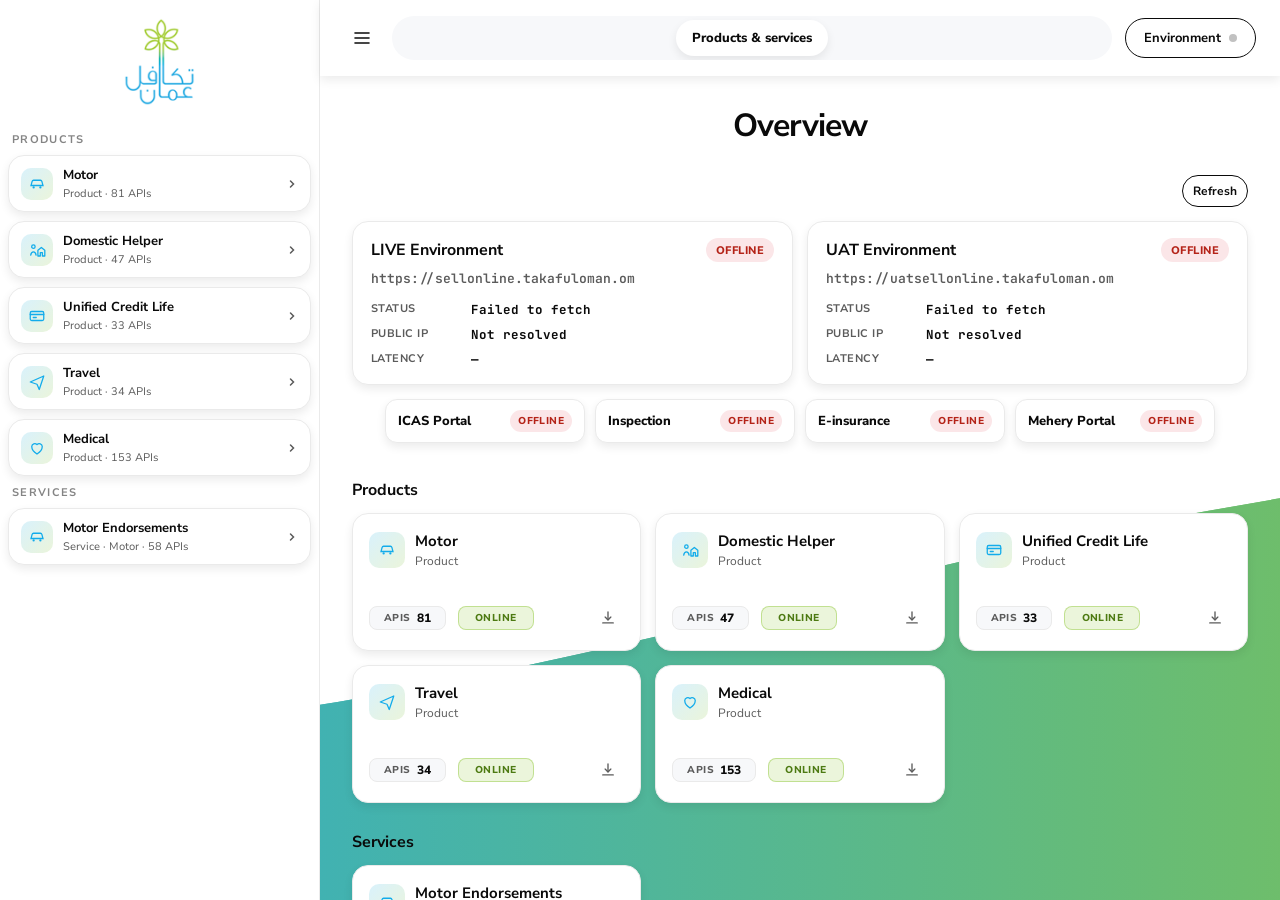
<file: index.html>
<!DOCTYPE html>
<html lang="en">
<head>
    <meta charset="UTF-8">
    <meta name="viewport" content="width=device-width, initial-scale=1.0">
    <title>Takaful Oman — API Playground</title>
    <link rel="icon" href="images/favicon.ico" type="image/x-icon">
    <link rel="shortcut icon" href="images/favicon.ico" type="image/x-icon">
    <link rel="stylesheet" href="styles.css?v=mobile-nav">
    <link rel="preconnect" href="https://fonts.googleapis.com">
    <link rel="preconnect" href="https://fonts.gstatic.com" crossorigin>
    <link href="https://fonts.googleapis.com/css2?family=JetBrains+Mono:wght@400;500&family=Nunito+Sans:wght@400;500;600;700;800&display=swap" rel="stylesheet">
</head>
<body>
    <div class="loader-overlay" id="loaderOverlay">
        <div class="loader-cover">
            <div class="loader">
                <img src="images/loader.png" alt="Takaful Oman">
            </div>
        </div>
    </div>

    <div class="wave-bg" aria-hidden="true"></div>

    <div class="app">
        <div class="shell" id="playShell">
            <aside class="sidebar" id="sidebar">
                <div class="sidebar-top">
                    <a class="play-brand" href="https://takafuloman.om/en" target="_blank" rel="noopener" title="Takaful Oman">
                        <img src="images/takaful-logo.png" alt="Takaful Oman" class="brand-logo">
                    </a>
                </div>
                <nav class="sidebar-nav" id="apiNavContent"></nav>
            </aside>
            <div class="play-main">
                <header class="topbar">
                    <button class="icon-btn menu-toggle" id="menuToggle" type="button" aria-label="Open navigation" aria-expanded="false">
                        <svg width="20" height="20" viewBox="0 0 20 20" fill="none" aria-hidden="true">
                            <path d="M3 5h14M3 10h14M3 15h14" stroke="currentColor" stroke-width="1.6" stroke-linecap="round"/>
                        </svg>
                    </button>
                    <nav class="admin-tabs" aria-label="Playground">
                        <button class="tab-btn active" id="homeBtn" type="button">Products &amp; services</button>
                    </nav>
                    <div class="topbar-actions">
                        <button class="ghost-btn" id="envBtn" type="button" title="Environment variables">
                            Environment
                            <span class="env-dot" id="envDot"></span>
                        </button>
                    </div>
                </header>
                <div class="workspace-shell">
                    <div class="workspace-loader is-hidden" id="workspaceLoader" aria-hidden="true">
                        <div class="loader-cover">
                            <div class="loader">
                                <img src="images/loader.png" alt="Takaful Oman">
                            </div>
                        </div>
                    </div>
                    <main class="workspace" id="workspace"></main>
                </div>
            </div>
            <div class="sidebar-backdrop" id="sidebarBackdrop"></div>
        </div>
    </div>

    <aside class="drawer" id="envDrawer" aria-hidden="true">
        <div class="drawer-panel">
            <div class="drawer-head">
                <div>
                    <h2>Environment</h2>
                    <p>Browser overrides take priority. Empty fields use the environment mapped to the current product in Admin.</p>
                </div>
                <button class="icon-btn" id="closeEnvBtn" type="button" aria-label="Close environment">
                    <svg width="18" height="18" viewBox="0 0 18 18" fill="none"><path d="M5 5l8 8M13 5l-8 8" stroke="currentColor" stroke-width="1.6" stroke-linecap="round"/></svg>
                </button>
            </div>
            <div class="drawer-body" id="envBody"></div>
            <div class="drawer-foot">
                <button class="ghost-btn" id="addEnvBtn" type="button">Add variable</button>
                <button class="primary-btn" id="saveEnvBtn" type="button">Save</button>
            </div>
        </div>
    </aside>

    <div class="env-tip hidden" id="envTip">
        <div class="env-tip-row">
            <input id="envTipValue" type="text" autocomplete="off" aria-label="Environment value">
            <button class="primary-btn small" id="envTipSave" type="button">Save</button>
        </div>
    </div>

    <script src="handlebars.min.js"></script>
    <script src="json-viewer.js"></script>
    <script src="github-store.js?v=browser-ping"></script>
    <script src="static-api.js?v=browser-ping"></script>
    <script src="app.js?v=browser-ping"></script>
</body>
</html>
</file>
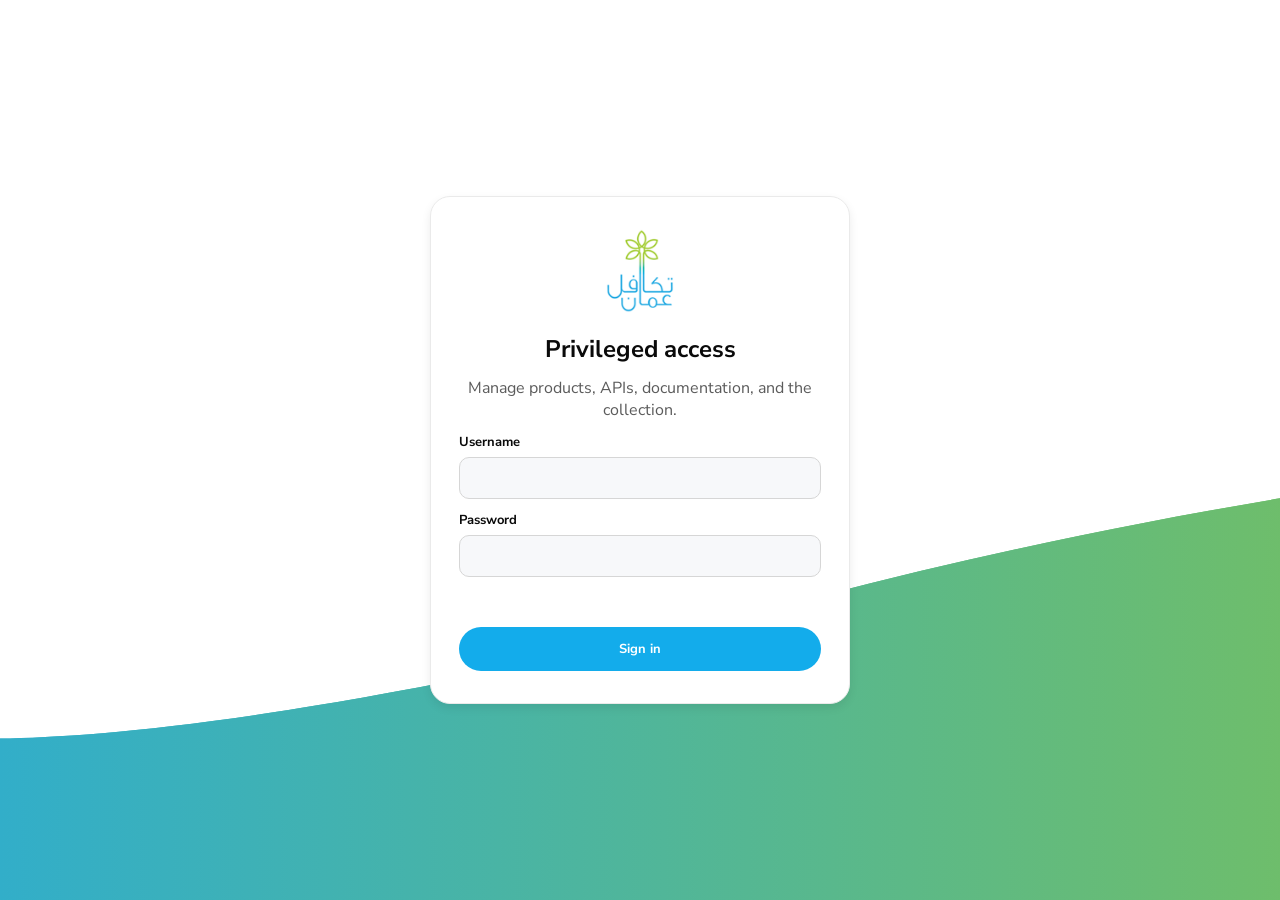
<file: admin.html>
<!DOCTYPE html>
<html lang="en">
<head>
    <meta charset="UTF-8">
    <meta name="viewport" content="width=device-width, initial-scale=1.0">
    <title>Takaful Oman — API Admin</title>
    <link rel="icon" href="images/favicon.ico" type="image/x-icon">
    <link rel="shortcut icon" href="images/favicon.ico" type="image/x-icon">
    <link rel="stylesheet" href="styles.css?v=mobile-nav">
    <link rel="stylesheet" href="admin.css?v=mobile-nav">
    <link rel="preconnect" href="https://fonts.googleapis.com">
    <link rel="preconnect" href="https://fonts.gstatic.com" crossorigin>
    <link href="https://fonts.googleapis.com/css2?family=JetBrains+Mono:wght@400;500&family=Nunito+Sans:wght@400;500;600;700;800&display=swap" rel="stylesheet">
</head>
<body>
    <div class="loader-overlay" id="loaderOverlay">
        <div class="loader-cover">
            <div class="loader">
                <img src="images/loader.png" alt="Takaful Oman">
            </div>
        </div>
    </div>

    <div class="wave-bg" aria-hidden="true"></div>

    <div id="loginView" class="login-wrap hidden">
        <form class="login-card" id="loginForm">
            <img src="images/takaful-logo.png" alt="Takaful Oman" class="login-logo">
            <h1>Privileged access</h1>
            <p>Manage products, APIs, documentation, and the collection.</p>
            <label>Username<input type="text" id="loginUser" autocomplete="username" required></label>
            <label>Password<input type="password" id="loginPass" autocomplete="current-password" required></label>
            <p class="form-error" id="loginError"></p>
            <button class="primary-btn" type="submit">Sign in</button>
        </form>
    </div>

    <div id="adminApp" class="app hidden">
        <div class="shell" id="adminShell">
            <aside class="sidebar" id="adminSidebar">
                <div class="sidebar-top">
                    <button class="sidebar-toggle" id="sidebarToggle" type="button" title="Collapse sidebar" aria-label="Collapse sidebar" aria-expanded="true">
                        <svg width="20" height="20" viewBox="0 0 20 20" fill="none" aria-hidden="true">
                            <path d="M3 5h14M3 10h14M3 15h14" stroke="currentColor" stroke-width="1.6" stroke-linecap="round"/>
                        </svg>
                    </button>
                    <a class="admin-brand" href="index.html" title="Open playground">
                        <img src="images/takaful-logo.png" alt="Takaful Oman" class="brand-logo">
                    </a>
                </div>
                <nav class="sidebar-nav" id="adminTree"></nav>
            </aside>
            <div class="admin-main">
                <header class="topbar">
                    <button class="icon-btn menu-toggle" id="menuToggle" type="button" aria-label="Open navigation" aria-expanded="false">
                        <svg width="20" height="20" viewBox="0 0 20 20" fill="none" aria-hidden="true">
                            <path d="M3 5h14M3 10h14M3 15h14" stroke="currentColor" stroke-width="1.6" stroke-linecap="round"/>
                        </svg>
                    </button>
                    <nav class="admin-tabs" id="adminTabs">
                        <button class="tab-btn active" data-view="products" type="button">Products &amp; services</button>
                        <button class="tab-btn" data-view="collection" type="button">Collections</button>
                    </nav>
                    <div class="topbar-actions">
                        <button class="ghost-btn" id="adminEnvBtn" type="button" title="Environment variables">
                            Environment
                            <span class="env-dot" id="adminEnvDot"></span>
                        </button>
                        <button class="profile-btn" id="hostSettingsBtn" type="button" title="Host settings">
                            <svg viewBox="0 0 24 24" fill="none" aria-hidden="true">
                                <circle cx="12" cy="12" r="3" stroke="currentColor" stroke-width="1.7"/>
                                <path d="M12 4.5v2.2M12 17.3v2.2M4.9 7.1l1.6 1.6M17.5 15.3l1.6 1.6M3.5 12h2.2M18.3 12h2.2M4.9 16.9l1.6-1.6M17.5 8.7l1.6-1.6" stroke="currentColor" stroke-width="1.7" stroke-linecap="round"/>
                            </svg>
                        </button>
                        <div class="profile-wrap">
                            <button class="profile-btn" id="profileBtn" type="button" title="Account" aria-haspopup="true" aria-expanded="false">
                                <svg viewBox="0 0 24 24" fill="none" aria-hidden="true">
                                    <circle cx="12" cy="8" r="3.2" stroke="currentColor" stroke-width="1.7"/>
                                    <path d="M5.2 19c.9-3.4 3.6-5.2 6.8-5.2s5.9 1.8 6.8 5.2" stroke="currentColor" stroke-width="1.7" stroke-linecap="round"/>
                                </svg>
                            </button>
                            <div class="profile-menu hidden" id="profileMenu">
                                <button type="button" id="changePasswordBtn">Change password</button>
                                <button type="button" id="logoutBtn">Sign out</button>
                            </div>
                        </div>
                    </div>
                </header>
                <main class="workspace" id="workspace"></main>
            </div>
            <div class="sidebar-backdrop" id="adminSidebarBackdrop"></div>
        </div>
    </div>

    <aside class="drawer" id="adminEnvDrawer" aria-hidden="true">
        <div class="drawer-panel">
            <div class="drawer-head drawer-head-close">
                <h2>Environment</h2>
                <button class="icon-btn" id="closeAdminEnvBtn" type="button" aria-label="Close environment">
                    <svg width="18" height="18" viewBox="0 0 18 18" fill="none"><path d="M5 5l8 8M13 5l-8 8" stroke="currentColor" stroke-width="1.6" stroke-linecap="round"/></svg>
                </button>
            </div>
            <div class="drawer-body" id="adminEnvBody"></div>
            <div class="drawer-foot">
                <button class="ghost-btn" id="addAdminEnvBtn" type="button">Add variable</button>
                <button class="primary-btn" id="saveAdminEnvBtn" type="button">Save environment</button>
            </div>
        </div>
    </aside>

    <aside class="drawer" id="hostSettingsDrawer" aria-hidden="true">
        <div class="drawer-panel">
            <div class="drawer-head">
                <div>
                    <h2>Host settings</h2>
                    <p>Main hosts show IP and latency on Overview. Related hosts appear as small name-and-status cards. You can add or remove either.</p>
                </div>
                <button class="icon-btn" id="closeHostSettingsBtn" type="button" aria-label="Close host settings">
                    <svg width="18" height="18" viewBox="0 0 18 18" fill="none"><path d="M5 5l8 8M13 5l-8 8" stroke="currentColor" stroke-width="1.6" stroke-linecap="round"/></svg>
                </button>
            </div>
            <div class="drawer-body" id="hostSettingsBody"></div>
            <div class="drawer-foot">
                <button class="ghost-btn" id="addHostBtn" type="button">Add host</button>
                <button class="ghost-btn" id="addRelatedHostBtn" type="button">Add related host</button>
                <button class="primary-btn" id="saveHostsBtn" type="button">Save hosts</button>
            </div>
        </div>
    </aside>

    <div class="tree-menu-portal hidden" id="treeMenuPortal">
        <button type="button" data-portal-rename>Rename</button>
        <button type="button" class="danger" data-portal-delete>Delete</button>
    </div>

    <div class="confirm-modal hidden" id="confirmModal">
        <div class="confirm-panel">
            <p id="confirmMessage"></p>
            <div class="toolbar">
                <button class="ghost-btn" id="confirmCancel" type="button">Cancel</button>
                <button class="primary-btn" id="confirmOk" type="button">Confirm</button>
            </div>
        </div>
    </div>

    <div class="confirm-modal hidden" id="passwordModal">
        <div class="confirm-panel password-panel">
            <h2>Change password</h2>
            <label>Current password<input id="currentPassword" type="password" autocomplete="current-password"></label>
            <label>New password<input id="newPassword" type="password" autocomplete="new-password"></label>
            <label>Confirm new password<input id="confirmPassword" type="password" autocomplete="new-password"></label>
            <p class="form-error" id="passwordError"></p>
            <div class="toolbar">
                <button class="ghost-btn" id="passwordCancel" type="button">Cancel</button>
                <button class="primary-btn" id="passwordSave" type="button">Save password</button>
            </div>
        </div>
    </div>

    <div class="env-var-pop hidden" id="envVarPopover">
        <div class="env-var-pop-row">
            <input id="envVarPopValue" type="text" autocomplete="off" aria-label="Environment value">
            <button class="primary-btn small" id="envVarPopSave" type="button">Save</button>
        </div>
    </div>

    <script src="handlebars.min.js"></script>
    <script src="json-viewer.js"></script>
    <script src="bcrypt.min.js"></script>
    <script src="github-store.js?v=browser-ping"></script>
    <script src="static-api.js?v=browser-ping"></script>
    <script src="admin.js?v=browser-ping"></script>
</body>
</html>
</file>
<file: styles.css>
:root {
    --white: #fff;
    --black: #000;
    --color-100: #13aceb;
    --color-200: #8fc637;
    --cyan: #32afc8;
    --teal: #4cb5a1;
    --ink: #0a0a0a;
    --muted: #5b5b5b;
    --line: #eaeaea;
    --line-strong: #d6d6d6;
    --paper: #ffffff;
    --canvas: #f7f8fa;
    --sidebar-bg: #ffffff;
    --get: #13aceb;
    --post: #8fc637;
    --put: #12a4e0;
    --patch: #4cb5a1;
    --delete: #dc3545;
    --ok: #68bb16;
    --danger: #dc3545;
    --sidebar: 320px;
    --topbar: 76px;
    --shadow: 0 4px 10px rgba(0, 0, 0, 0.08);
    --radius: 16px;
    --font: "Nunito Sans", "Neo Sans Pro", system-ui, sans-serif;
    --mono: "JetBrains Mono", ui-monospace, monospace;
}

* { box-sizing: border-box; margin: 0; padding: 0; }

html, body { height: 100%; }

body {
    font-family: var(--font);
    background: #fff;
    color: var(--ink);
    overflow: hidden;
}

button, input, textarea, select { font-family: inherit; }

.wave-bg {
    position: fixed;
    left: 0;
    right: 0;
    bottom: -25px;
    height: 500px;
    background-image: url("images/wave-bg.svg"), url("images/wave-bg.svg");
    background-size: 3966px;
    background-repeat: repeat-x;
    animation: waveSlide 20s linear infinite;
    z-index: 0;
    pointer-events: none;
}

@keyframes waveSlide {
    from { background-position: 3966px bottom; }
    to { background-position: 0 bottom; }
}

@media (prefers-reduced-motion: reduce) {
    .wave-bg { animation: none; }
}

.app {
    position: relative;
    z-index: 1;
    height: 100%;
    display: flex;
    flex-direction: column;
    background: transparent;
}

/* Loader — matches takafuloman.om */
.loader-overlay {
    display: flex;
    justify-content: center;
    align-items: center;
    position: fixed;
    inset: 0;
    width: 100%;
    height: 100%;
    background: var(--white);
    z-index: 9999;
    opacity: 1;
    visibility: visible;
    transition: opacity 0.28s ease, visibility 0.28s ease;
}

.loader-overlay.is-hidden,
.workspace-loader.is-hidden {
    opacity: 0;
    visibility: hidden;
    pointer-events: none;
}

.loader-cover {
    display: flex;
    flex-direction: column;
    align-items: center;
    gap: 12px;
}

.loader {
    position: relative;
    width: 85px;
}

.loader img {
    width: 100%;
    height: auto;
    display: block;
    animation: logoPulse 1.15s ease-in-out infinite;
}

@keyframes logoPulse {
    0%, 100% { transform: scale(1); opacity: 1; }
    50% { transform: scale(1.08); opacity: 0.82; }
}

.workspace-shell {
    position: relative;
    flex: 1;
    min-height: 0;
    display: flex;
    flex-direction: column;
}

.workspace-loader {
    position: absolute;
    inset: 0;
    z-index: 8;
    display: flex;
    justify-content: center;
    align-items: center;
    background: var(--white);
    opacity: 1;
    visibility: visible;
    transition: opacity 0.28s ease, visibility 0.28s ease;
}

/* Top bar — white navbar like the public site */
.topbar {
    height: var(--topbar);
    background: var(--white);
    color: var(--ink);
    display: flex;
    align-items: center;
    gap: 12px;
    padding: 0.5rem 24px;
    flex-shrink: 0;
    z-index: 20;
    box-shadow: var(--shadow);
}

.brand {
    display: flex;
    align-items: center;
    gap: 12px;
    min-width: 210px;
    text-decoration: none;
    color: inherit;
}

.brand-logo {
    height: 58px;
    width: auto;
    object-fit: contain;
}

.brand-copy {
    display: flex;
    flex-direction: column;
    line-height: 1.15;
}

.brand-copy strong {
    font-size: 15px;
    font-weight: 800;
    color: var(--ink);
}

.brand-copy span {
    font-size: 11px;
    color: var(--color-100);
    letter-spacing: 0.06em;
    text-transform: uppercase;
    font-weight: 700;
}

.topbar-search {
    flex: 1;
    max-width: 520px;
    position: relative;
}

.topbar-search svg {
    position: absolute;
    left: 14px;
    top: 50%;
    transform: translateY(-50%);
    color: var(--muted);
    pointer-events: none;
}

.topbar-search input {
    width: 100%;
    height: 42px;
    border: 1px solid var(--line-strong);
    background: var(--canvas);
    color: var(--ink);
    border-radius: 50px;
    padding: 0 16px 0 40px;
    font-size: 14px;
    outline: none;
}

.topbar-search input::placeholder { color: #848484; }

.topbar-search input:focus {
    border-color: var(--color-100);
    background: var(--white);
    box-shadow: 0 0 0 3px rgba(19, 172, 235, 0.16);
}

.topbar-actions {
    display: flex;
    align-items: center;
    gap: 8px;
    margin-left: auto;
}

.admin-tabs {
    flex: 1;
    display: flex;
    justify-content: center;
    gap: 6px;
    background: var(--canvas);
    padding: 4px;
    border-radius: 50px;
    max-width: 720px;
    margin: 0 auto;
    overflow-x: auto;
}

.admin-tabs .tab-btn,
.admin-tabs .tab-btn {
    height: 36px;
    padding: 0 16px;
    white-space: nowrap;
    border: 0;
}

.admin-tabs .tab-btn.active,
.admin-tabs .tab-btn.active {
    background: var(--white);
    color: var(--ink);
    box-shadow: var(--shadow);
}

.shell.no-tree .sidebar { display: none; }

.menu-toggle { display: none; }

.icon-btn {
    background: transparent;
    border: 0;
    color: inherit;
    width: 36px;
    height: 36px;
    border-radius: 50%;
    cursor: pointer;
    display: inline-flex;
    align-items: center;
    justify-content: center;
}

.icon-btn:hover { background: var(--line); }

.ghost-btn, .primary-btn, .send-btn, .try-chip, .tab-btn { cursor: pointer; }

.ghost-btn {
    display: inline-flex;
    align-items: center;
    gap: 8px;
    height: 40px;
    padding: 0 18px;
    border-radius: 50px;
    border: 1px solid var(--ink);
    background: var(--white);
    color: var(--ink);
    font-size: 13px;
    font-weight: 700;
}

.ghost-btn:hover {
    background: var(--ink);
    color: var(--white);
}

.ghost-btn.small,
.primary-btn.small {
    height: 32px;
    padding: 0 10px;
    font-size: 12px;
}

.env-dot {
    width: 8px;
    height: 8px;
    border-radius: 50%;
    background: #c1c1c1;
}

.env-dot.ready { background: var(--color-200); box-shadow: 0 0 0 3px rgba(143, 198, 55, 0.25); }

.primary-btn, .send-btn, .try-chip {
    height: 40px;
    padding: 0 18px;
    border: 0;
    border-radius: 50px;
    background: var(--color-100);
    color: var(--white);
    font-weight: 700;
    font-size: 13px;
}

.primary-btn:hover, .send-btn:hover, .try-chip:hover { background: var(--color-200); }

.primary-btn:disabled, .send-btn:disabled {
    opacity: 0.55;
    cursor: not-allowed;
}

/* Shell */
.shell {
    flex: 1;
    display: flex;
    min-height: 0;
}

.sidebar {
    width: var(--sidebar);
    background: var(--sidebar-bg);
    color: var(--ink);
    overflow: hidden;
    flex-shrink: 0;
    border-right: 1px solid var(--line);
    display: flex;
    flex-direction: column;
    position: relative;
    z-index: 1;
    transition: width 0.2s ease;
}

.sidebar-top {
    position: relative;
    display: flex;
    flex-direction: column;
    align-items: stretch;
    flex-shrink: 0;
}

.sidebar-toggle {
    position: absolute;
    top: 10px;
    right: 8px;
    z-index: 3;
    display: inline-flex;
    align-items: center;
    justify-content: center;
    width: 36px;
    height: 36px;
    margin: 0;
    padding: 0;
    border: 0;
    border-radius: 10px;
    background: transparent;
    color: var(--ink);
    cursor: pointer;
}

.sidebar-toggle:hover {
    background: rgba(19, 172, 235, 0.1);
    color: var(--color-100);
}

.play-brand {
    display: flex;
    align-items: center;
    justify-content: center;
    flex-shrink: 0;
    width: 100%;
    min-width: 0;
    padding: 18px 24px 12px;
    text-decoration: none;
}

.play-brand .brand-logo {
    height: auto;
    width: min(196px, 78%);
    max-height: 88px;
    object-fit: contain;
}

.play-main {
    flex: 1;
    min-width: 0;
    display: flex;
    flex-direction: column;
    min-height: 0;
    position: relative;
    z-index: 2;
}

#playShell.sidebar-collapsed .sidebar {
    width: 56px;
    overflow: hidden;
}

#playShell.sidebar-collapsed .play-brand,
#playShell.sidebar-collapsed .sidebar-nav {
    display: none;
}

#playShell.sidebar-collapsed .sidebar-toggle {
    position: static;
    margin: 12px auto;
}

.sidebar-nav {
    flex: 1;
    min-height: 0;
    overflow: auto;
    padding: 8px 8px 24px;
}

.nav-home {
    width: 100%;
    display: flex;
    align-items: center;
    gap: 10px;
    background: transparent;
    border: 0;
    color: var(--color-100);
    font-weight: 800;
    font-size: 14px;
    padding: 10px 12px;
    border-radius: 12px;
    cursor: pointer;
    margin-bottom: 8px;
}

.nav-home:hover, .nav-home.active {
    background: rgba(19, 172, 235, 0.1);
    color: var(--color-100);
}

.nav-label {
    font-size: 11px;
    letter-spacing: 0.12em;
    text-transform: uppercase;
    color: #848484;
    padding: 10px 12px 6px;
    font-weight: 700;
}

.nav-folder { margin-bottom: 2px; }

.nav-folder-head {
    display: flex;
    align-items: center;
    gap: 6px;
    min-width: 0;
    padding: 8px 6px 8px 2px;
    border-radius: 10px;
    cursor: pointer;
    font-size: 13px;
    font-weight: 650;
    color: var(--ink);
    user-select: none;
}

.nav-folder-head:hover { background: var(--canvas); }

.nav-folder-head .chevron {
    width: 12px;
    height: 12px;
    color: var(--muted);
    transition: transform 0.15s;
    flex-shrink: 0;
}

.nav-folder-head.open .chevron { transform: rotate(90deg); }

button.nav-folder-head {
    width: 100%;
    border: 0;
    background: transparent;
    font: inherit;
    color: inherit;
}

.nav-folder-head span {
    min-width: 0;
    overflow: hidden;
    text-overflow: ellipsis;
    white-space: nowrap;
}

.tree-folder-glyph {
    width: 16px;
    height: 16px;
    flex-shrink: 0;
    color: var(--color-100);
}

.nav-endpoint.is-unlinked {
    opacity: 0.55;
    cursor: default;
}

.catalog-tree {
    background: var(--paper);
    border: 1px solid var(--line);
    border-radius: var(--radius);
    overflow: hidden;
    box-shadow: var(--shadow);
    margin-bottom: 28px;
}

.catalog-folder-head {
    display: flex;
    align-items: center;
    gap: 8px;
    padding: 10px 12px;
    font-size: 13px;
    font-weight: 700;
    background: var(--canvas);
    border-bottom: 1px solid var(--line);
}

.catalog-folder-head .tree-folder-glyph { color: var(--color-100); }
.seq-chip {
    display: inline-flex;
    align-items: center;
    justify-content: center;
    min-width: 18px;
    height: 18px;
    padding: 0 4px;
    border-radius: 999px;
    background: rgba(19, 172, 235, 0.14);
    color: #0b7eae;
    font-size: 10px;
    font-weight: 800;
    line-height: 1;
    flex-shrink: 0;
}
.catalog-request .name {
    display: flex;
    align-items: center;
    gap: 6px;
    min-width: 0;
    font-weight: 700;
    font-size: 13px;
}

.catalog-request {
    display: grid;
    grid-template-columns: 64px 1fr 1.4fr auto;
    gap: 10px;
    align-items: center;
    padding: 10px 12px;
    border-bottom: 1px solid var(--line);
    cursor: pointer;
}

.catalog-request:hover { background: rgba(19, 172, 235, 0.06); }
.catalog-request.is-unlinked { cursor: default; opacity: 0.7; }
.catalog-request .path { font-size: 12px; color: var(--muted); font-family: var(--mono); }

.nav-folder-children { display: none; padding-left: 0; }
.nav-folder.open > .nav-folder-children { display: block; }

.nav-endpoint {
    display: flex;
    align-items: center;
    gap: 6px;
    width: 100%;
    min-width: 0;
    border: 0;
    background: transparent;
    padding: 7px 6px 7px 2px;
    border-radius: 10px;
    color: #474747;
    text-decoration: none;
    font-size: 12.5px;
    cursor: pointer;
    text-align: left;
}

.nav-endpoint > span:not(.method) {
    min-width: 0;
    overflow: hidden;
    text-overflow: ellipsis;
    white-space: nowrap;
}

.nav-endpoint:hover { background: var(--canvas); color: var(--ink); }

.nav-endpoint.active {
    background: rgba(143, 198, 55, 0.14);
    color: var(--ink);
    box-shadow: inset 3px 0 0 var(--color-200);
}

.method {
    font-size: 10px;
    font-weight: 800;
    letter-spacing: 0.04em;
    min-width: 52px;
    text-align: center;
    border-radius: 999px;
    padding: 3px 8px;
    flex-shrink: 0;
    font-family: var(--mono);
    text-transform: uppercase;
    background: transparent;
    border: 1px solid currentColor;
}

.method.get,
.send-preview-method.method-get { color: #2d8a3e; }
.method.post,
.send-preview-method.method-post { color: #e09212; }
.method.put,
.send-preview-method.method-put { color: #1557c4; }
.method.patch,
.send-preview-method.method-patch { color: #8d2f99; }
.method.delete,
.send-preview-method.method-delete { color: #c43622; }
.method.head,
.method.options,
.send-preview-method.method-head,
.send-preview-method.method-options { color: #6e6e6e; }
.method.unknown { color: #6e6e6e; }

.workspace {
    flex: 1;
    overflow: auto;
    padding: 28px 32px 48px;
    background: transparent;
    min-height: 0;
}

.hero {
    display: flex;
    justify-content: space-between;
    align-items: flex-end;
    gap: 24px;
    margin-bottom: 28px;
}

.hero h1 {
    font-size: 32px;
    letter-spacing: -0.03em;
    margin-bottom: 8px;
}

.hero p { color: var(--muted); max-width: 560px; line-height: 1.55; }
.hero a { color: var(--color-100); font-weight: 700; }

.stats { display: flex; gap: 18px; }

.stat {
    background: var(--paper);
    border: 1px solid var(--line);
    border-radius: 12px;
    padding: 12px 16px;
    min-width: 92px;
    box-shadow: var(--shadow);
}

.stat b { display: block; font-size: 22px; color: var(--color-100); }
.stat span { font-size: 11px; color: var(--muted); text-transform: uppercase; letter-spacing: 0.06em; font-weight: 700; }

.folder-grid {
    display: grid;
    grid-template-columns: repeat(auto-fill, minmax(220px, 1fr));
    gap: 14px;
    margin-bottom: 28px;
}

.folder-card {
    background: var(--paper);
    border: 1px solid var(--line);
    border-radius: var(--radius);
    padding: 18px;
    cursor: pointer;
    text-align: left;
    box-shadow: var(--shadow);
    transition: transform 0.15s, border-color 0.15s;
    width: 100%;
    font: inherit;
    color: inherit;
}

.auth-card {
    display: flex;
    align-items: center;
    gap: 14px;
    margin-bottom: 22px;
    max-width: 100%;
}

.auth-card h3 { margin: 0 0 4px; }
.auth-card p { margin: 0; }

.product-subs {
    display: flex;
    flex-wrap: wrap;
    gap: 8px;
    margin-top: 12px;
}

.product-sub {
    border: 1px solid var(--line-strong);
    background: var(--canvas);
    color: var(--ink);
    border-radius: 50px;
    padding: 6px 12px;
    font-size: 12px;
    font-weight: 700;
    cursor: pointer;
}

.product-sub:hover,
.product-sub.active {
    border-color: var(--color-100);
    color: var(--color-100);
    background: rgba(19, 172, 235, 0.08);
}

.folder-card:hover {
    transform: translateY(-2px);
    border-color: var(--color-200);
}

.folder-card.active { border-color: var(--color-100); }

.folder-card h3 { font-size: 15px; margin: 10px 0 6px; }
.folder-card p { font-size: 12px; color: var(--muted); }
.folder-card .try-chip { margin-top: 10px; }

.auth-card .try-chip { margin-left: auto; margin-top: 0; }

.folder-icon {
    width: 36px;
    height: 36px;
    border-radius: 10px;
    background: linear-gradient(135deg, rgba(19, 172, 235, 0.16), rgba(143, 198, 55, 0.18));
    color: var(--color-100);
    display: flex;
    align-items: center;
    justify-content: center;
}

.catalog-head {
    display: flex;
    align-items: center;
    justify-content: space-between;
    margin-bottom: 12px;
}

.catalog-head h2 { font-size: 16px; }

.endpoint-table {
    background: var(--paper);
    border: 1px solid var(--line);
    border-radius: var(--radius);
    overflow: hidden;
    box-shadow: var(--shadow);
}

.endpoint-row {
    display: grid;
    grid-template-columns: 72px 1fr minmax(180px, 1.4fr) 88px;
    gap: 12px;
    align-items: center;
    padding: 12px 16px;
    border-bottom: 1px solid var(--line);
    cursor: pointer;
}

.endpoint-row:last-child { border-bottom: 0; }
.endpoint-row:hover { background: #f3fbfe; }

.product-flow {
    background: var(--paper);
    border: 1px solid var(--line);
    border-radius: var(--radius);
    overflow: hidden;
    box-shadow: var(--shadow);
}

.flow-row {
    display: grid;
    grid-template-columns: 48px 1fr minmax(180px, 1.6fr) 88px;
    gap: 12px;
    align-items: center;
    padding: 14px 16px;
    border-bottom: 1px solid var(--line);
    cursor: pointer;
}

.flow-row:last-child { border-bottom: 0; }
.flow-row:hover { background: #f3fbfe; }
.flow-row.is-unlinked { cursor: default; opacity: 0.7; }

.flow-row .flow-num {
    width: 32px;
    height: 32px;
    border-radius: 50%;
    background: rgba(19, 172, 235, 0.14);
    color: #0b7eae;
    display: flex;
    align-items: center;
    justify-content: center;
    font-weight: 800;
}

.flow-row .name { font-weight: 700; font-size: 14px; }
.flow-row .path {
    font-family: var(--mono);
    font-size: 12px;
    color: var(--muted);
}

.endpoint-row .name { font-weight: 700; font-size: 13.5px; }
.endpoint-row .path {
    font-family: var(--mono);
    font-size: 12px;
    color: var(--muted);
    overflow: hidden;
    text-overflow: ellipsis;
    white-space: nowrap;
}

.try-chip { height: 32px; padding: 0 14px; }

.group-label {
    padding: 10px 16px;
    background: linear-gradient(90deg, rgba(19, 172, 235, 0.08), rgba(143, 198, 55, 0.08));
    font-size: 11px;
    font-weight: 800;
    letter-spacing: 0.08em;
    text-transform: uppercase;
    color: var(--ink);
    border-bottom: 1px solid var(--line);
}

.pill-get, .pill-post, .pill-put, .pill-patch, .pill-delete {
    display: inline-flex;
    align-items: center;
    justify-content: center;
    min-width: 52px;
    height: 24px;
    border-radius: 50px;
    font-size: 11px;
    font-weight: 800;
}

.pill-get { background: rgba(45, 138, 62, 0.14); color: #2d8a3e; }
.pill-post { background: rgba(224, 146, 18, 0.16); color: #e09212; }
.pill-put { background: rgba(21, 87, 196, 0.14); color: #1557c4; }
.pill-patch { background: rgba(141, 47, 153, 0.14); color: #8d2f99; }
.pill-delete { background: rgba(196, 54, 34, 0.14); color: #c43622; }
.pill-head,
.pill-options { background: rgba(110, 110, 110, 0.14); color: #6e6e6e; }

.empty-state {
    text-align: center;
    padding: 60px 20px;
    color: var(--muted);
}

.crumb {
    display: flex;
    flex-wrap: wrap;
    gap: 6px;
    align-items: center;
    font-size: 12px;
    color: var(--muted);
    margin-bottom: 12px;
}

.crumb button {
    background: none;
    border: 0;
    color: var(--color-100);
    cursor: pointer;
    font-weight: 700;
}

.endpoint-title {
    display: flex;
    align-items: flex-start;
    justify-content: space-between;
    gap: 16px;
    margin-bottom: 18px;
}

.endpoint-title h1 { font-size: 26px; letter-spacing: -0.03em; }

.view-tabs {
    display: flex;
    gap: 6px;
    background: var(--line);
    padding: 4px;
    border-radius: 50px;
}

.tab-btn {
    border: 0;
    background: transparent;
    height: 34px;
    padding: 0 14px;
    border-radius: 50px;
    font-weight: 800;
    font-size: 13px;
    color: var(--muted);
}

.tab-btn.active { background: var(--white); color: var(--ink); box-shadow: var(--shadow); }

.request-bar {
    display: flex;
    gap: 8px;
    background: var(--paper);
    border: 1px solid var(--line);
    border-radius: 50px;
    padding: 8px;
    align-items: center;
    margin-bottom: 16px;
    box-shadow: var(--shadow);
}

.method-select {
    height: 42px;
    border: 0;
    background: var(--canvas);
    border-radius: 50px;
    font-weight: 800;
    font-size: 12px;
    padding: 0 12px;
    color: var(--ink);
}

.url-input {
    flex: 1;
    height: 42px;
    border: 0;
    background: transparent;
    font-family: var(--mono);
    font-size: 13px;
    outline: none;
    color: var(--ink);
}

.send-btn { height: 42px; padding: 0 22px; }
.send-btn:disabled { cursor: wait; }

.request-wrap { position: relative; margin-bottom: 16px; }
.request-wrap .request-bar { margin-bottom: 0; }
.eye-btn {
    display: inline-flex;
    align-items: center;
    justify-content: center;
    width: 42px;
    height: 42px;
    padding: 0;
    border: 0;
    border-radius: 50px;
    background: var(--canvas);
    color: var(--ink);
    cursor: pointer;
    flex-shrink: 0;
}
.eye-btn:hover { color: var(--color-100); }
.send-preview {
    position: absolute;
    z-index: 30;
    top: calc(100% + 8px);
    right: 8px;
    width: min(520px, calc(100% - 16px));
}
.send-preview-card {
    background: #1a1a1a;
    border: 1px solid #3c3c3c;
    border-radius: 12px;
    box-shadow: 0 12px 32px rgba(0, 0, 0, 0.28);
    overflow: hidden;
}
.send-preview-head {
    display: flex;
    align-items: center;
    justify-content: space-between;
    gap: 8px;
    padding: 10px 12px;
    border-bottom: 1px solid #3c3c3c;
    color: #ededed;
}
.send-preview-method {
    font-size: 20px;
    font-weight: 800;
    letter-spacing: 0.06em;
    line-height: 1.1;
    text-transform: uppercase;
}
.send-preview-actions {
    display: flex;
    align-items: center;
    gap: 4px;
}
.send-preview-actions .linkish {
    color: #cfcfcf;
    font-size: 13px;
    background: transparent;
    border: 0;
    cursor: pointer;
    font-weight: 700;
}
.send-preview-actions .linkish:hover { color: #ff6c37; }
.send-preview-card pre {
    margin: 0;
    padding: 12px 14px;
    max-height: 320px;
    overflow: auto;
    font-family: var(--mono);
    font-size: 12px;
    line-height: 1.5;
    color: #d4d4d4;
    white-space: pre-wrap;
    word-break: break-all;
}
.visualizer-frame {
    width: 100%;
    min-height: 280px;
    border: 0;
    background: #2b2b2b;
}

.hidden { display: none !important; }

.workspace:has(.postman-editor) {
    overflow: auto;
    padding-bottom: 32px;
}
.workspace:has(.postman-editor) .crumb,
.workspace:has(.postman-editor) .endpoint-title,
.workspace:has(.postman-editor) .notice {
    flex-shrink: 0;
}

.postman-editor {
    --pm-bg: #212121;
    --pm-panel: #262626;
    --pm-line: #3c3c3c;
    --pm-text: #ededed;
    --pm-muted: #9a9a9a;
    --pm-split: 0.55;
    padding: 0;
    overflow: visible;
    display: flex;
    flex-direction: column;
    height: auto;
    background: var(--pm-bg);
    color: var(--pm-text);
    border: 1px solid var(--pm-line);
    border-radius: 12px;
    box-shadow: var(--shadow);
    font-family: var(--font);
}
.postman-editor .pm-request {
    flex: 0 0 auto;
    min-height: 180px;
    overflow: visible;
    display: flex;
    flex-direction: column;
    position: relative;
}
.postman-editor .pm-splitter {
    flex: 0 0 8px;
    cursor: row-resize;
    background: #2b2b2b;
    border-top: 1px solid var(--pm-line);
    border-bottom: 1px solid var(--pm-line);
    position: relative;
    z-index: 3;
}
.postman-editor .pm-splitter:hover,
.postman-editor .pm-splitter:active {
    background: #ff6c37;
}
.postman-editor .pm-request-bar {
    margin: 0;
    border-radius: 0;
    border: 0;
    border-bottom: 1px solid var(--pm-line);
    box-shadow: none;
    background: #1c1c1c;
    padding: 8px 10px;
    display: flex;
    align-items: center;
    gap: 8px;
    min-height: 52px;
}
.postman-editor .pm-request-bar .method-select {
    height: 36px;
    background: #2a2a2a;
    color: var(--pm-text);
    border: 1px solid var(--pm-line);
    border-radius: 8px;
}
.postman-editor .pm-request-bar .method-select.method-get { color: #2d8a3e; }
.postman-editor .pm-request-bar .method-select.method-post { color: #e09212; }
.postman-editor .pm-request-bar .method-select.method-put { color: #1557c4; }
.postman-editor .pm-request-bar .method-select.method-patch { color: #8d2f99; }
.postman-editor .pm-request-bar .method-select.method-delete { color: #c43622; }
.postman-editor .method-picker {
    position: relative;
    flex-shrink: 0;
    align-self: stretch;
    display: flex;
}
.postman-editor .method-picker-btn {
    height: 36px;
    min-width: 92px;
    border: 1px solid var(--pm-line);
    background: #2a2a2a;
    border-radius: 8px;
    font-weight: 800;
    font-size: 13px;
    letter-spacing: 0.04em;
    padding: 0 8px 0 14px;
    display: inline-flex;
    align-items: center;
    justify-content: space-between;
    gap: 2px;
    cursor: pointer;
}
.postman-editor .method-picker-btn:hover { background: #333; }
.postman-editor .method-chevron {
    width: 12px;
    height: 12px;
    opacity: 0.65;
}
.postman-editor .method-picker-menu {
    position: absolute;
    top: calc(100% + 8px);
    left: 0;
    z-index: 60;
    min-width: 132px;
    background: #2a2a2a;
    border: 1px solid var(--pm-line);
    border-radius: 12px;
    box-shadow: 0 14px 36px rgba(0, 0, 0, 0.45);
    padding: 6px;
}
.postman-editor .method-option {
    display: block;
    width: 100%;
    border: 0;
    background: transparent;
    text-align: left;
    padding: 8px 12px;
    border-radius: 8px;
    font-weight: 800;
    font-size: 12px;
    letter-spacing: 0.06em;
    cursor: pointer;
}
.postman-editor .method-option:hover { background: rgba(255, 108, 55, 0.12); }
.postman-editor .method-option.is-current { background: rgba(255, 108, 55, 0.16); }
.postman-editor .method-picker-btn.method-get,
.postman-editor .method-option.method-get { color: #2d8a3e; }
.postman-editor .method-picker-btn.method-post,
.postman-editor .method-option.method-post { color: #e09212; }
.postman-editor .method-picker-btn.method-put,
.postman-editor .method-option.method-put { color: #1557c4; }
.postman-editor .method-picker-btn.method-patch,
.postman-editor .method-option.method-patch { color: #8d2f99; }
.postman-editor .method-picker-btn.method-delete,
.postman-editor .method-option.method-delete { color: #c43622; }
.postman-editor .method-picker-btn.method-head,
.postman-editor .method-picker-btn.method-options,
.postman-editor .method-option.method-head,
.postman-editor .method-option.method-options { color: #9e9e9e; }
.postman-editor .pm-request-bar .url-input {
    height: 36px;
    color: transparent;
    caret-color: #fff;
}
.postman-editor .url-highlight-wrap {
    position: relative;
    flex: 1;
    min-width: 0;
    height: 36px;
}
.postman-editor .url-highlight,
.postman-editor .url-highlight-wrap .url-input {
    position: absolute;
    inset: 0;
    width: 100%;
    height: 36px;
    margin: 0;
    padding: 0 10px;
    font-family: var(--mono);
    font-size: 13px;
    line-height: 36px;
    border-radius: 8px;
    box-sizing: border-box;
}
.postman-editor .url-highlight {
    color: var(--pm-text);
    background: #2a2a2a;
    border: 1px solid var(--pm-line);
    overflow: hidden;
    white-space: nowrap;
    pointer-events: none;
}
.postman-editor .url-highlight-wrap .url-input {
    background: transparent;
    border: 1px solid transparent;
    outline: none;
}
.postman-editor .url-var,
.postman-editor .json-var,
.postman-editor .env-token { color: #ff8a4c; font-weight: inherit; }
.postman-editor .pm-request-bar .send-btn {
    height: 36px;
    padding: 0 16px;
    border: 0;
    border-radius: 8px;
    background: #ff6c37;
    color: #fff;
    font-weight: 800;
}
.postman-editor .eye-btn {
    width: 36px;
    height: 36px;
    border: 1px solid var(--pm-line);
    border-radius: 8px;
    background: #2a2a2a;
    color: var(--pm-text);
}
.postman-editor .eye-btn:hover {
    border-color: #ff6c37;
    color: #ff6c37;
}
.postman-editor .pm-tabs {
    display: flex;
    flex-wrap: wrap;
    align-items: center;
    gap: 0;
    border-bottom: 1px solid var(--pm-line);
    padding: 0 8px;
    background: #1c1c1c;
}
.postman-editor .pm-tab {
    border: 0;
    background: transparent;
    padding: 10px 12px;
    font-size: 12px;
    font-weight: 700;
    color: var(--pm-muted);
    position: relative;
    cursor: pointer;
}
.postman-editor .pm-tab.active { color: var(--pm-text); }
.postman-editor .pm-tab.active::after {
    content: '';
    position: absolute;
    left: 10px;
    right: 10px;
    bottom: 0;
    height: 2px;
    background: #ff6c37;
    border-radius: 2px 2px 0 0;
}
.postman-editor .pm-request .pm-tabs .linkish {
    margin-left: auto;
    background: transparent;
    border: 0;
    color: var(--pm-muted);
    font-weight: 700;
    cursor: pointer;
}
.postman-editor .pm-request .pm-tabs .linkish:hover { color: #ff6c37; }
.postman-editor .pm-pane {
    padding: 12px 14px 16px;
    flex: 0 0 auto;
    min-height: 180px;
    overflow: visible;
    display: flex;
    flex-direction: column;
    background: var(--pm-bg);
    color: var(--pm-text);
}
.postman-editor h4,
.postman-editor .file-meta,
.postman-editor .notice,
.postman-editor .linkish { color: var(--pm-muted); }
.postman-editor .linkish {
    background: transparent;
    border: 0;
    cursor: pointer;
    font-weight: 700;
}
.postman-editor .linkish:hover { color: #ff6c37; }
.postman-editor .pm-pane .linkish { color: var(--pm-muted); }
.postman-editor .pm-pane .linkish:hover { color: #ff6c37; }
.postman-editor .kv-table {
    background: #1a1a1a;
    border-color: var(--pm-line);
    color: var(--pm-text);
}
.postman-editor .kv-table th {
    background: #191919;
    color: var(--pm-muted);
    border-color: var(--pm-line);
}
.postman-editor .kv-table td { border-color: var(--pm-line); }
.postman-editor .kv-table input[type="text"],
.postman-editor .kv-table input[type="password"] {
    background: #1a1a1a;
    color: var(--pm-text);
    border: 1px solid transparent;
    height: 32px;
}
.postman-editor .kv-table input:focus {
    border-color: #ff6c37;
    background: #222;
}
.postman-editor .kv-remove { color: var(--pm-muted); }
.postman-editor .field-item label { color: var(--pm-muted); }
.postman-editor .field-item input,
.postman-editor .field-item textarea {
    background: #1a1a1a;
    color: var(--pm-text);
    border-color: var(--pm-line);
}
.postman-editor .field-item input:focus,
.postman-editor .field-item textarea:focus {
    border-color: #ff6c37;
    outline: none;
}
.postman-editor .body-toggle {
    background: #2a2a2a;
}
.postman-editor .subtab {
    color: var(--pm-muted);
    background: transparent;
}
.postman-editor .subtab.active {
    background: #ff6c37;
    color: #fff;
}
.postman-editor .pm-lang { color: #ff8a4c; }
.postman-editor button.pm-lang {
    border: 0;
    background: transparent;
    padding: 0;
    font: inherit;
    font-weight: 800;
    color: #ff8a4c;
    cursor: pointer;
}
.postman-editor button.pm-lang:hover { text-decoration: underline; }
.postman-editor .panel-head { border-color: var(--pm-line); }
.postman-editor .json-editor,
.postman-editor .env-json-wrap .json-editor {
    background: #1c1c1c;
    color: transparent;
    caret-color: #ededed;
}
.postman-editor .env-json-wrap {
    background: #1c1c1c;
    border-color: var(--pm-line);
}
.postman-editor .env-json-overlay {
    color: #d4d4d4;
    background: transparent;
}
.postman-editor .pm-scripts {
    display: flex;
    flex: 1;
    min-height: 220px;
    border: 1px solid var(--pm-line);
    border-radius: 10px;
    overflow: hidden;
    background: #1c1c1c;
}
.postman-editor .pm-script-nav {
    width: 148px;
    flex-shrink: 0;
    display: flex;
    flex-direction: column;
    gap: 4px;
    padding: 8px 6px;
    border-right: 1px solid var(--pm-line);
    background: #262626;
}
.postman-editor .pm-script-tab {
    display: flex;
    align-items: center;
    justify-content: space-between;
    gap: 8px;
    width: 100%;
    border: 0;
    background: transparent;
    color: var(--pm-muted);
    text-align: left;
    padding: 8px 10px;
    border-radius: 8px;
    font-size: 12px;
    font-weight: 750;
    cursor: pointer;
}
.postman-editor .pm-script-tab:hover { background: #2f2f2f; color: var(--pm-text); }
.postman-editor .pm-script-tab.active {
    background: #323232;
    color: var(--pm-text);
}
.postman-editor .pm-script-tab.active .tab-dot { background: #ff6c37; }

.tab-dot {
    display: inline-block;
    width: 6px;
    height: 6px;
    margin-left: 6px;
    border-radius: 50%;
    background: #61ca4b;
    vertical-align: middle;
}

.postman-editor .pm-body-toolbar {
    display: flex;
    flex-wrap: wrap;
    align-items: center;
    gap: 12px;
    margin-bottom: 10px;
    font-size: 12px;
    font-weight: 700;
}
.postman-editor .pm-mode {
    display: inline-flex;
    align-items: center;
    gap: 6px;
    color: var(--pm-muted);
    cursor: pointer;
}
.postman-editor .pm-mode.active { color: var(--pm-text); }
.postman-editor .pm-mode input { accent-color: #8fc637; }
.postman-editor .pm-body-toolbar .pm-lang {
    margin-left: auto;
}
.postman-editor .pm-auth {
    display: grid;
    gap: 10px;
    max-width: 420px;
}
.postman-editor .pm-auth select,
.postman-editor .pm-auth input {
    width: 100%;
    height: 38px;
    border: 1px solid var(--pm-line);
    border-radius: 8px;
    padding: 0 10px;
    background: #1a1a1a;
    color: var(--pm-text);
}
.postman-editor .status-pill {
    display: inline-flex;
    align-items: center;
    padding: 3px 8px;
    border-radius: 6px;
    font-size: 12px;
    font-weight: 800;
    color: #fff;
}
.postman-editor .status-pill.ok { background: #8fc637; }
.postman-editor .status-pill.bad { background: #d74127; }
.postman-editor .code-editor {
    display: grid;
    grid-template-columns: 44px minmax(0, 1fr);
    background: #212121;
    color: #d4d4d4;
    min-height: 220px;
    height: auto;
    max-height: none;
    overflow: visible;
    font-family: var(--mono);
    font-size: 12.5px;
    line-height: 1.55;
    border-radius: 0 0 8px 8px;
    flex: 0 0 auto;
}
.postman-editor .pm-pane .code-editor {
    flex: 0 0 auto;
    max-height: none;
    min-height: 140px;
}
.postman-editor .code-gutter {
    margin: 0;
    padding: 12px 8px;
    text-align: right;
    color: #858585;
    background: #1b1b1b;
    border-right: 1px solid #333;
    overflow: hidden;
    user-select: none;
}
.postman-editor .code-main { position: relative; min-width: 0; }
.postman-editor .code-highlight,
.postman-editor .code-main textarea {
    margin: 0;
    padding: 12px 14px;
    border: 0;
    font: inherit;
    line-height: inherit;
    white-space: pre;
    tab-size: 4;
}
.postman-editor .code-highlight {
    position: absolute;
    inset: 0;
    overflow: hidden;
    pointer-events: none;
    color: #d4d4d4;
    z-index: 2;
}
.postman-editor .code-highlight .json-var {
    pointer-events: auto;
    cursor: help;
}
.postman-editor .code-main textarea {
    position: absolute;
    inset: 0;
    width: 100%;
    height: 100%;
    background: transparent;
    color: transparent;
    caret-color: #fff;
    resize: none;
    outline: none;
    overflow: hidden;
    z-index: 1;
}
.postman-editor .json-key { color: #9cdcfe; }
.postman-editor .json-string { color: #ce9178; }
.postman-editor .json-number { color: #b5cea8; }
.postman-editor .json-bool { color: #569cd6; }
.postman-editor .json-comment { color: #9e9e9e; }
.postman-editor .code-highlight .json-comment { color: #9e9e9e; }
.postman-editor .js-comment { color: #9e9e9e; }
.postman-editor .js-string { color: #ce9178; }
.postman-editor .js-number { color: #b5cea8; }
.postman-editor .js-keyword { color: #569cd6; }
.postman-editor .js-fn { color: #dcdcaa; }
.postman-editor .js-ident { color: #9cdcfe; }
.postman-editor .code-highlight .json-var,
.postman-editor .code-highlight .js-string .json-var { color: #ff8a4c; }
.postman-editor .script-area {
    background: #1c1c1c;
    color: #ededed;
    border-color: #3c3c3c;
    caret-color: #ededed;
}
.postman-editor .env-json-overlay .json-key { color: #9cdcfe; }
.postman-editor .env-json-overlay .json-string { color: #ce9178; }
.postman-editor .env-json-overlay .json-number { color: #b5cea8; }
.postman-editor .env-json-overlay .json-bool { color: #569cd6; }
.postman-editor .env-json-overlay .json-null { color: #569cd6; }
.postman-editor .env-json-overlay .json-comment { color: #9e9e9e; }
.postman-editor .pm-script-body {
    flex: 1;
    min-width: 0;
    display: flex;
    background: #1c1c1c;
}
.postman-editor .pm-script-editor {
    flex: 1;
    min-width: 0;
    display: flex;
    flex-direction: column;
}
.postman-editor .pm-script-editor.hidden { display: none; }
.postman-editor .pm-script-editor .code-editor {
    flex: 1;
    min-height: 220px;
    border-radius: 0;
    max-height: none;
}
.postman-editor .pm-script-body .script-area,
.postman-editor textarea.script-area {
    width: 100%;
    min-height: 220px;
    border: 0;
    border-radius: 0;
    resize: none;
    padding: 14px 16px;
    font-family: var(--mono);
    font-size: 12.5px;
    line-height: 1.55;
    background: #1c1c1c;
    color: #ededed;
    caret-color: #ededed;
}
.postman-editor .pm-script-body .script-area::placeholder {
    color: #8a8a8a;
}
.postman-editor .pm-script-body .script-area:focus {
    outline: none;
    box-shadow: inset 0 0 0 1px #3c3c3c;
}
.postman-editor .pm-script-body .script-area::selection {
    background: #3c3c3c;
    color: #fff;
}
.postman-editor .pm-pane:has(.pm-scripts) { padding: 0; }
.postman-editor .pm-response {
    flex: 0 0 auto;
    min-height: 140px;
    overflow: visible;
    display: flex;
    flex-direction: column;
    background: var(--pm-bg);
}
.postman-editor .pm-response-head {
    display: flex;
    align-items: center;
    justify-content: space-between;
    gap: 12px;
    flex-wrap: wrap;
    background: #1c1c1c;
    border-bottom: 1px solid var(--pm-line);
}
.postman-editor .pm-response-head .pm-tabs {
    border-bottom: 0;
    flex: 1;
}
.postman-editor .pm-response .response-meta {
    padding-right: 14px;
    align-items: center;
    color: var(--pm-muted);
}
.postman-editor .response-placeholder {
    padding: 28px 16px;
    text-align: center;
    color: var(--pm-muted);
}
.postman-editor .response-body {
    margin: 0;
    padding: 14px 16px;
    flex: 0 0 auto;
    overflow: visible;
    background: var(--pm-bg);
    color: #d4d4d4;
    font-family: var(--mono);
    font-size: 12.5px;
    white-space: pre-wrap;
    word-break: break-word;
}
.postman-editor .visualizer-frame {
    flex: 1;
    width: 100%;
    min-height: 240px;
    border: 0;
    background: #2b2b2b;
}
.postman-editor .pm-response:has(.visualizer-frame) {
    background: #2b2b2b;
}
.postman-editor .tab-count { color: var(--pm-muted); font-weight: 700; }
.postman-editor .badge-ok { color: #8fc637; }
.postman-editor .badge-bad { color: #ff6c37; }
.pm-readonly-table { margin: 0 14px 16px; width: calc(100% - 28px); }

.json-viewer {
    display: flex;
    flex-direction: column;
    min-height: 180px;
    flex: 1;
    overflow: visible;
}
.response-filter-bar {
    display: flex;
    align-items: center;
    gap: 8px;
    flex-wrap: wrap;
    padding: 8px 12px;
    border-bottom: 1px solid var(--line, #e6e6e6);
    background: #f7f7f7;
    position: relative;
    z-index: 3;
    overflow: visible;
}
.response-search-wrap {
    position: relative;
    display: flex;
    align-items: center;
    flex: 1;
    min-width: 180px;
    height: 34px;
    border: 1px solid var(--line, #e6e6e6);
    border-radius: 8px;
    background: #fff;
}
.response-search-wrap input {
    display: block;
    border: 0;
    outline: none;
    width: 100%;
    height: 34px;
    margin: 0;
    padding: 0 12px;
    background: transparent;
    font: inherit;
    font-size: 13px;
    line-height: 34px;
    color: var(--ink, #1a1a1a);
    appearance: none;
    -webkit-appearance: none;
}
.response-suggest {
    position: absolute;
    left: 0;
    right: 0;
    top: calc(100% + 4px);
    z-index: 20;
    max-height: 220px;
    overflow: auto;
    padding: 4px 0;
    border: 1px solid var(--line, #e6e6e6);
    border-radius: 8px;
    background: #fff;
    box-shadow: 0 10px 24px rgba(0, 0, 0, 0.12);
}
.response-suggest-item {
    display: block;
    width: 100%;
    border: 0;
    background: transparent;
    padding: 7px 12px;
    text-align: left;
    font: inherit;
    font-size: 12.5px;
    line-height: 1.35;
    color: var(--ink, #1a1a1a);
    cursor: pointer;
    white-space: nowrap;
    overflow: hidden;
    text-overflow: ellipsis;
}
.response-suggest-item:hover,
.response-suggest-item.is-active {
    background: #ffd2b3;
    color: #111111;
}
.response-search-meta {
    font-size: 12px;
    font-weight: 700;
    color: var(--muted, #6b7280);
    white-space: nowrap;
}
.json-hit-btn {
    width: 28px;
    height: 28px;
    border: 1px solid var(--line, #e6e6e6);
    border-radius: 6px;
    background: #fff;
    color: var(--ink, #1a1a1a);
    cursor: pointer;
    font-size: 12px;
}
.json-hit-btn:hover { border-color: #ff6c37; color: #ff6c37; }
.json-tree {
    padding: 8px 14px 18px;
    font-family: var(--mono);
    font-size: 12.5px;
    line-height: 1.55;
    overflow: auto;
}
.json-node { position: relative; }
.json-node.is-filtered { display: none; }
.json-line {
    display: flex;
    align-items: center;
    min-height: 20px;
    word-break: break-word;
}
.json-close { padding-left: 18px; word-break: break-word; }
.json-indent {
    flex: 0 0 16px;
    width: 16px;
    margin-right: 2px;
}
.json-toggle {
    flex: 0 0 16px;
    display: inline-flex;
    align-items: center;
    justify-content: center;
    width: 16px;
    height: 16px;
    margin-right: 2px;
    border: 0;
    padding: 0;
    background: transparent;
    color: #c8c8c8;
    cursor: pointer;
    line-height: 0;
}
.json-toggle::before {
    content: "";
    width: 7px;
    height: 7px;
    border-right: 1.5px solid currentColor;
    border-bottom: 1.5px solid currentColor;
    transform: rotate(45deg) translateY(-1px);
}
.json-node.is-collapsed > .json-line > .json-toggle::before {
    transform: rotate(-45deg) translateY(-1px);
}
.json-children {
    margin-left: 12px;
    padding-left: 6px;
    border-left: 1px solid rgba(0, 0, 0, 0.08);
}
.json-node.is-collapsed > .json-children,
.json-node.is-collapsed > .json-close { display: none; }
.json-preview { display: none; color: #8a8a8a; margin-left: 6px; }
.json-node.is-collapsed > .json-line .json-preview { display: inline; }
.json-tree .json-key { color: #0451a5; }
.json-tree .json-index { color: #881391; }
.json-tree .json-string, .json-tree .json-val.json-string { color: #a31515; }
.json-tree .json-number, .json-tree .json-val.json-number { color: #098658; }
.json-tree .json-bool, .json-tree .json-null, .json-tree .json-val.json-bool, .json-tree .json-val.json-null { color: #0000ff; }
.json-tree .json-brace, .json-tree .json-comma, .json-tree .json-colon { color: #6b7280; }
.json-raw {
    margin: 0;
    padding: 12px 14px;
    white-space: pre-wrap;
    word-break: break-word;
    font-family: var(--mono);
    font-size: 12.5px;
    line-height: 1.55;
}
mark.json-hit {
    background: #ffd2b3;
    color: #111111;
    padding: 0 2px;
    border-radius: 2px;
    font-weight: 700;
}
mark.json-hit.is-current {
    background: #ff6c37;
    color: #111111;
}

.postman-editor .send-preview {
    top: 58px;
    right: 12px;
    left: auto;
    width: min(520px, calc(100% - 24px));
}
.postman-editor .send-preview-card {
    background: #1a1a1a;
    border: 1px solid var(--pm-line);
    box-shadow: 0 12px 32px rgba(0, 0, 0, 0.45);
}
.postman-editor .send-preview-head {
    color: #ededed;
    border-bottom-color: #3c3c3c;
}
.postman-editor .send-preview-actions .linkish { color: #cfcfcf; }
.postman-editor .send-preview-actions .linkish:hover { color: #ff6c37; }
.postman-editor .send-preview-card pre { color: #d4d4d4; }
.postman-editor .send-preview-head .icon-btn { color: #ededed; }

.postman-editor .json-viewer {
    background: #212121;
    color: #d4d4d4;
}
.postman-editor .response-filter-bar {
    background: #1c1c1c;
    border-bottom-color: #333;
}
.postman-editor .response-search-wrap {
    background: #2a2a2a;
    border-color: #3c3c3c;
    color: #cfcfcf;
}
.postman-editor .response-search-wrap input { color: #ededed; }
.postman-editor .response-suggest {
    background: #2a2a2a;
    border-color: #3c3c3c;
    box-shadow: 0 12px 28px rgba(0, 0, 0, 0.45);
}
.postman-editor .response-suggest-item { color: #d4d4d4; }
.postman-editor .response-suggest-item:hover,
.postman-editor .response-suggest-item.is-active {
    background: #ffd2b3;
    color: #111111;
}
.postman-editor .response-search-meta { color: #9e9e9e; }
.postman-editor .json-hit-btn {
    background: #2a2a2a;
    border-color: #3c3c3c;
    color: #d4d4d4;
}
.postman-editor .json-children { border-left-color: #333; }
.postman-editor .json-tree .json-key { color: #9cdcfe; }
.postman-editor .json-tree .json-index { color: #b8d7a3; }
.postman-editor .json-tree .json-string,
.postman-editor .json-tree .json-val.json-string { color: #ce9178; }
.postman-editor .json-tree .json-number,
.postman-editor .json-tree .json-val.json-number { color: #b5cea8; }
.postman-editor .json-tree .json-bool,
.postman-editor .json-tree .json-null,
.postman-editor .json-tree .json-val.json-bool,
.postman-editor .json-tree .json-val.json-null { color: #569cd6; }
.postman-editor .json-brace,
.postman-editor .json-comma,
.postman-editor .json-colon,
.postman-editor .json-preview { color: #9e9e9e; }
.postman-editor .json-raw { color: #d4d4d4; }
.postman-editor .json-toggle { color: #c8c8c8; }
.postman-editor mark.json-hit {
    background: #ffd2b3;
    color: #111111;
}
.postman-editor mark.json-hit.is-current {
    background: #ff6c37;
    color: #111111;
}

.url-highlight-wrap {
    position: relative;
    flex: 1;
    min-width: 0;
    height: 42px;
}
.url-highlight,
.url-highlight-wrap .url-input {
    position: absolute;
    inset: 0;
    width: 100%;
    height: 42px;
    margin: 0;
    padding: 0 10px;
    font-family: var(--mono);
    font-size: 13px;
    line-height: 42px;
    white-space: nowrap;
    overflow: hidden;
}
.url-highlight {
    pointer-events: none;
    color: var(--ink);
    background: transparent;
    z-index: 2;
}
.url-highlight .env-token,
.url-highlight .url-var {
    pointer-events: auto;
    cursor: help;
}
.url-highlight-wrap .url-input {
    background: transparent;
    color: transparent;
    caret-color: var(--ink);
    z-index: 1;
}
.env-token,
.url-var,
.json-var {
    color: #13aceb;
    font-weight: inherit;
    font-style: inherit;
    text-decoration: none;
    border-bottom: 0;
}
.env-input-wrap,
.env-json-wrap {
    position: relative;
}
.env-input-overlay,
.env-json-overlay {
    position: absolute;
    inset: 0;
    margin: 0;
    pointer-events: none;
    overflow: hidden;
    color: var(--ink);
    z-index: 2;
    font-family: var(--mono);
}
.env-input-overlay {
    padding: 0 10px;
    line-height: 38px;
    white-space: nowrap;
    font-size: 13px;
}
.env-json-overlay {
    padding: 14px;
    font-size: 12.5px;
    line-height: 1.55;
    white-space: pre-wrap;
    word-break: break-word;
}
.env-input-overlay .env-token,
.env-json-overlay .env-token {
    pointer-events: auto;
    cursor: help;
}
.env-input-wrap input,
.env-input-wrap textarea {
    position: relative;
    z-index: 1;
    color: transparent;
    caret-color: var(--ink);
    background: transparent;
}
.env-json-wrap .json-editor {
    position: relative;
    z-index: 1;
    color: transparent;
    caret-color: var(--ink);
    background: transparent;
}
.env-tip {
    position: fixed;
    z-index: 5400;
    width: min(340px, calc(100vw - 24px));
    padding: 10px;
    background: #fff;
    color: var(--ink);
    border: 1px solid var(--line);
    border-radius: 12px;
    box-shadow: 0 10px 28px rgba(15, 23, 42, 0.14);
    pointer-events: auto;
}
.env-tip-row {
    display: flex;
    align-items: center;
    gap: 8px;
}
.env-tip-row input {
    flex: 1;
    min-width: 0;
    height: 36px;
    border: 1px solid var(--line-strong);
    border-radius: 10px;
    padding: 0 10px;
    background: var(--canvas);
    font-size: 13px;
    font-weight: 650;
}
.env-tip-row .primary-btn {
    height: 36px;
    flex-shrink: 0;
}

.resolved-url {
    font-family: var(--mono);
    font-size: 11px;
    color: var(--muted);
    margin: -8px 0 16px 18px;
}

.play-grid {
    display: grid;
    grid-template-columns: 1.15fr 0.85fr;
    gap: 16px;
    align-items: start;
}

.panel {
    background: var(--paper);
    border: 1px solid var(--line);
    border-radius: var(--radius);
    box-shadow: var(--shadow);
    overflow: hidden;
}

.panel-head {
    display: flex;
    align-items: center;
    justify-content: space-between;
    padding: 12px 14px;
    border-bottom: 1px solid var(--line);
    background: #fbfbfb;
}

.panel-head h3 { font-size: 13px; font-weight: 800; }

.subtabs { display: flex; gap: 4px; flex-wrap: wrap; }

.subtab {
    border: 0;
    background: transparent;
    height: 28px;
    padding: 0 10px;
    border-radius: 50px;
    font-size: 12px;
    font-weight: 800;
    color: var(--muted);
    cursor: pointer;
}

.subtab.active { background: var(--color-100); color: var(--white); }

.kv-table { width: 100%; border-collapse: collapse; }

.kv-table th {
    text-align: left;
    font-size: 11px;
    color: var(--muted);
    font-weight: 800;
    padding: 8px 12px;
    border-bottom: 1px solid var(--line);
}

.kv-table td {
    padding: 6px 10px;
    border-bottom: 1px solid var(--line);
    vertical-align: middle;
}

.kv-table input[type="text"], .kv-table input[type="password"] {
    width: 100%;
    height: 34px;
    border: 1px solid transparent;
    background: var(--canvas);
    border-radius: 8px;
    padding: 0 10px;
    font-size: 12.5px;
    font-family: var(--mono);
}

.kv-table input:focus {
    border-color: var(--color-100);
    background: #fff;
    outline: none;
}

.kv-remove {
    color: var(--muted);
    font-size: 18px;
    line-height: 1;
}

.row-actions {
    display: flex;
    gap: 6px;
    align-items: center;
}

.linkish {
    background: none;
    border: 0;
    color: var(--color-100);
    font-weight: 800;
    font-size: 12px;
    cursor: pointer;
    padding: 10px 14px;
}

.body-toggle {
    display: flex;
    background: var(--line);
    border-radius: 50px;
    padding: 3px;
}

.pm-body-actions {
    display: flex;
    align-items: center;
    gap: 12px;
}

.pm-lang {
    border: 0;
    background: transparent;
    padding: 0;
    font: inherit;
    font-weight: 800;
    color: var(--color-100);
    cursor: pointer;
}
.pm-lang:hover { text-decoration: underline; }

.json-comment { color: #9e9e9e; }
.env-json-overlay .json-comment,
.env-json-overlay .json-comment { color: #9e9e9e; }

.json-editor {
    width: 100%;
    min-height: 280px;
    height: auto;
    overflow: hidden;
    border: 0;
    padding: 14px;
    font-family: var(--mono);
    font-size: 12.5px;
    line-height: 1.55;
    resize: none;
    background: #fff;
    color: var(--ink);
}

.docs-body {
    width: 100%;
    color: var(--ink);
    font-size: 15px;
    line-height: 1.7;
}

.field-list { padding: 8px 12px 16px; }
.field-item { margin-bottom: 10px; }

.field-item label {
    display: block;
    font-size: 11px;
    font-weight: 800;
    color: var(--muted);
    margin-bottom: 4px;
    font-family: var(--mono);
}

.field-item input, .field-item textarea {
    width: 100%;
    border: 1px solid var(--line-strong);
    background: var(--canvas);
    border-radius: 8px;
    padding: 8px 10px;
    font-size: 13px;
}

.field-item textarea { min-height: 64px; font-family: var(--mono); }

.field-item .env-input-wrap input,
.field-item .env-input-wrap textarea,
.env-json-wrap .json-editor {
    color: transparent;
    caret-color: var(--ink);
    background: transparent;
}
.field-item .env-input-overlay {
    padding: 8px 10px;
    line-height: 1.45;
    font-size: 13px;
}
.env-input-wrap-area .env-input-overlay {
    white-space: pre-wrap;
    word-break: break-word;
}

.response-meta {
    display: flex;
    gap: 12px;
    flex-wrap: wrap;
    font-size: 12px;
    font-weight: 800;
}

.badge-ok { color: var(--ok); }
.badge-bad { color: var(--danger); }

.response-body {
    margin: 0;
    padding: 14px;
    max-height: none;
    overflow: visible;
    font-family: var(--mono);
    font-size: 12px;
    line-height: 1.55;
    white-space: pre-wrap;
    word-break: break-word;
}

.response-placeholder {
    padding: 48px 20px;
    text-align: center;
    color: var(--muted);
}

.docs {
    background: var(--paper);
    border: 1px solid var(--line);
    border-radius: var(--radius);
    padding: 28px;
    box-shadow: var(--shadow);
    max-width: 860px;
}

.docs h2, .docs h3 { margin: 18px 0 8px; }
.docs p, .docs li { color: var(--muted); line-height: 1.65; }
.docs code {
    font-family: var(--mono);
    background: var(--canvas);
    padding: 1px 5px;
    border-radius: 4px;
    font-size: 12px;
}
.docs pre {
    background: #0f172a;
    color: #e8edf5;
    padding: 14px;
    border-radius: 10px;
    overflow: auto;
    font-family: var(--mono);
    font-size: 12px;
    margin: 12px 0;
}
.docs .docs-script code,
.docs-body .docs-script code,
.docs .docs-script-code {
    background: transparent !important;
    padding: 0 !important;
    border-radius: 0 !important;
    color: inherit !important;
}

.docs img {
    max-width: 100%;
    border-radius: 12px;
    margin: 12px 0;
}

.docs-script-wrap {
    position: relative;
    display: block;
    width: 100%;
    max-width: 100%;
    margin: 16px 0;
    overflow: visible;
    background: #0f172a;
    border-radius: 12px;
}

.docs-script-wrap .copy-script,
.docs-script-head .copy-script {
    position: static;
    height: 28px;
    padding: 0 10px;
    border-radius: 8px;
    border: 0;
    background: rgba(255,255,255,0.12);
    color: #fff;
    font-size: 11px;
    font-weight: 700;
    cursor: pointer;
    flex-shrink: 0;
}

.docs-script-wrap .copy-script:hover,
.docs-script-head .copy-script:hover {
    background: rgba(255,255,255,0.2);
}

.docs-script-code.is-editable {
    outline: none;
    cursor: text;
    min-height: 1.6em;
}

.docs-script-code.is-editable:focus {
    outline: 1px dashed rgba(148, 163, 184, 0.45);
    outline-offset: 4px;
}

.docs-script-lang {
    display: inline-block;
    font-size: 11px;
    font-weight: 800;
    letter-spacing: 0.04em;
    text-transform: uppercase;
    color: #94a3b8;
    margin: 0;
    background: transparent;
}

.docs-script-card {
    display: block;
    width: 100%;
    border: 1px solid #1e293b;
    border-radius: 12px;
    background: #0f172a;
    overflow: hidden;
    box-shadow: none;
    color: #e8edf5;
}

.docs-script-head {
    display: flex;
    align-items: center;
    justify-content: space-between;
    gap: 10px;
    padding: 10px 14px;
    border-bottom: 1px solid #1e293b;
    background: #111827;
    border-radius: 12px 12px 0 0;
}

.docs-endpoint-head {
    display: flex;
    align-items: center;
    gap: 10px;
    flex-wrap: wrap;
    margin: 0 0 14px;
    padding: 12px 14px;
    border: 1px solid var(--line);
    border-radius: 12px;
    background: var(--canvas);
}

.docs-endpoint-head code {
    font-family: var(--mono);
    font-size: 13px;
    color: var(--ink);
    word-break: break-all;
}

.docs-body table.docs-table,
.docs table.docs-table {
    width: 100%;
    border-collapse: collapse;
    margin: 14px 0;
    font-size: 13px;
    border: 1px solid var(--line-strong);
    border-radius: 10px;
    overflow: hidden;
}

.docs-body table.docs-table th,
.docs table.docs-table th {
    background: #f3f6f8;
    color: var(--ink);
    font-weight: 800;
    text-align: left;
    padding: 10px 12px;
    border: 1px solid var(--line-strong);
}

.docs-body table.docs-table td,
.docs table.docs-table td {
    padding: 10px 12px;
    border: 1px solid var(--line);
    vertical-align: top;
}

.docs-body table.docs-table tr:nth-child(even) td,
.docs table.docs-table tr:nth-child(even) td {
    background: #fafbfc;
}

.docs-body .docs-callout,
.docs .docs-callout {
    margin: 14px 0;
    padding: 12px 14px;
    border-left: 4px solid var(--color-100);
    border-radius: 0 10px 10px 0;
    background: rgba(11, 126, 174, 0.08);
    color: var(--ink);
}

.docs-body .docs-inline-code,
.docs .docs-inline-code {
    font-family: var(--mono);
    font-size: 0.92em;
    background: #eef2f6;
    color: #0f172a;
    border: 1px solid #d7dee6;
    border-radius: 6px;
    padding: 1px 6px;
}

.docs-script.docs-script-dark,
.docs-body pre.docs-script,
.docs pre.docs-script {
    display: block;
    width: 100%;
    background: #0f172a !important;
    color: #e8edf5 !important;
    padding: 16px 18px;
    border-radius: 0 0 12px 12px;
    overflow-x: auto;
    overflow-y: visible;
    font-family: var(--mono);
    font-size: 12.5px;
    line-height: 1.6;
    border: 0 !important;
    margin: 0;
    white-space: pre-wrap;
    word-break: break-word;
    height: auto !important;
    max-height: none !important;
    box-sizing: border-box;
}

.docs-script.docs-script-dark.is-json,
.docs-body pre.docs-script.is-json,
.docs pre.docs-script.is-json {
    white-space: pre;
    word-break: normal;
}

.docs-body .docs-script-wrap,
.docs .docs-script-wrap {
    max-width: 100%;
    overflow: visible;
    background: #0f172a;
}

.docs-script-code,
.docs-body .docs-script .code-highlight,
.docs .docs-script .code-highlight,
.docs-body .docs-script code,
.docs .docs-script code {
    position: static !important;
    display: block;
    width: 100%;
    margin: 0 !important;
    padding: 0 !important;
    border: 0 !important;
    border-radius: 0 !important;
    background: transparent !important;
    color: inherit !important;
    font: inherit;
    line-height: inherit;
    white-space: inherit;
    overflow: visible;
    height: auto !important;
    max-height: none !important;
}

.docs-body .docs-script-card *,
.docs .docs-script-card *,
.docs-body .docs-script *,
.docs .docs-script * {
    background-color: transparent;
}

.docs-body ul,
.docs-body ol,
.docs ul,
.docs ol {
    margin: 8px 0 8px 1.4em;
    padding-left: 1.1em;
}

.docs-body .js-comment,
.docs .js-comment,
.docs-body .docs-script .js-comment,
.docs .docs-script .js-comment { color: #9e9e9e; background: transparent !important; }
.docs-body .js-string,
.docs .js-string,
.docs-body .docs-script .js-string,
.docs .docs-script .js-string { color: #ce9178; background: transparent !important; }
.docs-body .js-number,
.docs .js-number,
.docs-body .docs-script .js-number,
.docs .docs-script .js-number { color: #b5cea8; background: transparent !important; }
.docs-body .js-keyword,
.docs .js-keyword,
.docs-body .docs-script .js-keyword,
.docs .docs-script .js-keyword { color: #569cd6; background: transparent !important; }
.docs-body .js-fn,
.docs .js-fn,
.docs-body .docs-script .js-fn,
.docs .docs-script .js-fn { color: #dcdcaa; background: transparent !important; }
.docs-body .js-ident,
.docs .js-ident,
.docs-body .docs-script .js-ident,
.docs .docs-script .js-ident { color: #9cdcfe; background: transparent !important; }
.docs-body .json-key,
.docs .json-key,
.docs-body .docs-script .json-key,
.docs .docs-script .json-key { color: #9cdcfe; background: transparent !important; }
.docs-body .json-string,
.docs .json-string,
.docs-body .docs-script .json-string,
.docs .docs-script .json-string { color: #ce9178; background: transparent !important; }
.docs-body .json-number,
.docs .json-number,
.docs-body .docs-script .json-number,
.docs .docs-script .json-number { color: #b5cea8; background: transparent !important; }
.docs-body .json-bool,
.docs .json-bool,
.docs-body .docs-script .json-bool,
.docs .docs-script .json-bool { color: #569cd6; background: transparent !important; }
.docs-body .json-var,
.docs .json-var,
.docs-body .js-string .json-var,
.docs .js-string .json-var { color: #ff8a4c; background: transparent !important; }

.product-docs {
    background: var(--paper);
    border: 1px solid var(--line);
    border-radius: var(--radius);
    padding: 20px 24px;
    margin: 0 0 18px;
    box-shadow: var(--shadow);
}

.product-docs h2, .product-docs h3 { margin: 18px 0 8px; }
.product-docs p, .product-docs li { color: var(--muted); line-height: 1.65; }

.product-docs img { max-width: 100%; border-radius: 10px; }
.product-docs pre {
    background: #0a0a0a;
    color: #e8edf5;
    padding: 14px;
    border-radius: 10px;
    overflow: auto;
    font-family: var(--mono);
    font-size: 12px;
}

.product-files {
    background: var(--paper);
    border: 1px solid var(--line);
    border-radius: var(--radius);
    padding: 16px 20px;
    margin: 0 0 18px;
    box-shadow: var(--shadow);
}

.product-files h3 { margin: 0 0 10px; font-size: 15px; }
.product-files ul { margin: 0; padding-left: 0; list-style: none; }
.product-files li {
    margin: 8px 0;
    display: flex;
    align-items: center;
    gap: 10px;
}
.product-files .file-type-icon {
    width: 22px;
    height: 28px;
    flex-shrink: 0;
}
.product-files span { color: var(--muted); font-size: 12px; }

.notice {
    background: rgba(143, 198, 55, 0.12);
    border: 1px solid rgba(143, 198, 55, 0.4);
    color: #3d5c12;
    padding: 10px 12px;
    border-radius: 12px;
    font-size: 13px;
    margin-bottom: 14px;
}

.sidebar-catalog .empty-state {
    color: var(--muted);
    font-size: 12px;
}

.drawer {
    position: fixed;
    inset: 0;
    background: rgba(10, 10, 10, 0.28);
    display: none;
    z-index: 40;
}

.drawer.open { display: block; }

.drawer-panel {
    position: absolute;
    right: 0;
    top: 0;
    height: 100%;
    width: min(460px, 100%);
    background: var(--paper);
    display: flex;
    flex-direction: column;
    box-shadow: -12px 0 40px rgba(0, 0, 0, 0.12);
}

.drawer-head, .drawer-foot {
    padding: 18px 20px;
    border-bottom: 1px solid var(--line);
    display: flex;
    justify-content: space-between;
    align-items: flex-start;
    gap: 12px;
}

.drawer-foot { border-bottom: 0; border-top: 1px solid var(--line); align-items: center; }
.drawer-head h2 { font-size: 20px; }
.drawer-head p { color: var(--muted); font-size: 13px; margin-top: 4px; }
.drawer-body { flex: 1; overflow: auto; padding: 12px 20px 24px; }

.env-row {
    display: grid;
    grid-template-columns: 1fr 1.3fr 28px;
    gap: 8px;
    margin-bottom: 8px;
    align-items: center;
}

.env-row input {
    height: 38px;
    border: 1px solid var(--line-strong);
    border-radius: 8px;
    padding: 0 10px;
    background: var(--canvas);
}

.sidebar-backdrop { display: none; }

@media (max-width: 1100px) {
    .play-grid { grid-template-columns: 1fr; }
    .endpoint-row { grid-template-columns: 72px 1fr 88px; }
    .endpoint-row .path { display: none; }
}

@media (max-width: 860px) {
    .menu-toggle,
    .menu-toggle { display: inline-flex; }
    body:has(.shell.no-tree) .menu-toggle,
    body:has(.shell.no-tree) .menu-toggle { display: none; }
    .topbar { padding: 0.5rem 1rem; }
    .topbar-actions .ghost-btn {
        padding: 0 12px;
        font-size: 13px;
    }
    .sidebar {
        position: fixed;
        inset: 0 auto 0 0;
        transform: translateX(-100%);
        transition: transform 0.2s;
        z-index: 30;
        height: 100%;
        width: min(var(--sidebar), 88vw);
        box-shadow: var(--shadow);
    }
    .sidebar.open { transform: none; }
    #playShell.sidebar-collapsed .sidebar { width: min(var(--sidebar), 88vw); }
    #playShell.sidebar-collapsed .play-brand,
    #playShell.sidebar-collapsed .sidebar-nav { display: flex; }
    #playShell.sidebar-collapsed .sidebar-nav { display: block; }
    #playShell.sidebar-collapsed .sidebar-toggle { position: absolute; margin: 0; }
    .sidebar-backdrop.open,
    .sidebar-backdrop.open {
        display: block;
        position: fixed;
        inset: 0;
        background: rgba(10, 10, 10, 0.28);
        z-index: 25;
    }
    .brand { min-width: auto; }
    .brand-copy { display: none; }
    .brand-logo { height: 48px; }
    .workspace { padding: 18px 14px 32px; }
    .hero { flex-direction: column; align-items: flex-start; }
    .topbar-search,
    .topbar-search { display: none; }
    .request-bar { border-radius: 16px; flex-wrap: wrap; }
    .admin-tabs {
        flex: 1;
        min-width: 0;
        overflow-x: auto;
        -webkit-overflow-scrolling: touch;
    }
    .play-grid,
    .catalog-grid,
    .product-grid {
        grid-template-columns: 1fr;
    }
    .endpoint-row {
        grid-template-columns: 64px 1fr;
    }
    .endpoint-row .path,
    .endpoint-row .meta { display: none; }
    .postman-editor .pm-request-bar {
        flex-wrap: wrap;
        align-items: stretch;
        min-height: 0;
        gap: 8px;
    }
    .postman-editor .pm-request-bar .url-highlight-wrap,
    .postman-editor .pm-request-bar .url-input {
        flex: 1 1 100%;
        min-width: 0;
    }
    .postman-editor .pm-tabs {
        overflow-x: auto;
        -webkit-overflow-scrolling: touch;
        flex-wrap: nowrap;
    }
    .postman-editor .pm-tab {
        flex-shrink: 0;
    }
    .postman-editor .code-editor {
        grid-template-columns: 36px minmax(0, 1fr);
        font-size: 12px;
    }
    .drawer-panel {
        width: 100%;
    }
    .env-row {
        grid-template-columns: 1fr;
        gap: 6px;
    }
    .env-row button {
        justify-self: end;
    }
    .doc-toolbar {
        max-height: none;
        overflow-x: auto;
        flex-wrap: nowrap;
        -webkit-overflow-scrolling: touch;
        gap: 6px;
        padding: 8px;
    }
    .doc-tool-group {
        flex-shrink: 0;
        min-height: 48px;
    }
    .docs-layout,
    .form-row,
    .upload-grid {
        grid-template-columns: 1fr;
    }
    .auto-docs .docs-request-line {
        align-items: flex-start;
    }
    .table-shell {
        overflow-x: auto;
        -webkit-overflow-scrolling: touch;
    }
    .sidebar-card,
    .tree-row {
        min-height: 44px;
    }
}

body.tester-focus .wave-bg,
body.tester-focus .topbar,
body.tester-focus .sidebar,
body.tester-focus .sidebar-backdrop,
body.tester-focus .crumb,
body.tester-focus .endpoint-title,
body.tester-focus .view-tabs,
body.tester-focus .notice,
body.tester-focus #focusBtn { display: none !important; }
body.tester-focus .app,
body.tester-focus .shell,
body.tester-focus .play-main,
body.tester-focus .workspace-shell {
    height: 100%;
    min-height: 0;
}
body.tester-focus .workspace {
    padding: 0 !important;
    overflow: hidden;
    height: 100%;
    display: flex;
    flex-direction: column;
}
body.tester-focus .postman-editor {
    flex: 1;
    min-height: 0;
    height: 100% !important;
    border: 0;
    border-radius: 0;
    box-shadow: none;
}
body.tester-focus .postman-editor .pm-request {
    flex: 0 0 calc(var(--pm-split, 0.55) * (100% - 8px));
    min-height: 0;
    overflow: hidden;
}
body.tester-focus .postman-editor .pm-pane {
    flex: 1;
    min-height: 0;
    overflow: auto;
}
body.tester-focus .postman-editor .pm-response {
    flex: 1;
    min-height: 0;
    overflow: hidden;
}

.sidebar-catalog .catalog-head {
    margin: 6px 4px 8px;
}

.sidebar-catalog .catalog-head h2 {
    font-size: 11px;
    letter-spacing: 0.12em;
    text-transform: uppercase;
    color: #848484;
}

.sidebar-accordion { margin-bottom: 8px; }

.sidebar-card.folder-card {
    display: flex;
    align-items: center;
    gap: 10px;
    padding: 10px 12px;
    margin: 0;
    text-align: left;
}

.sidebar-card.folder-card:hover { transform: none; }

.sidebar-card .folder-icon {
    width: 32px;
    height: 32px;
    flex-shrink: 0;
}

.sidebar-card-copy { min-width: 0; flex: 1; }

.sidebar-card h3 {
    margin: 0 0 2px;
    font-size: 13px;
}

.sidebar-card p {
    margin: 0;
    font-size: 11px;
    color: var(--muted);
}

.card-chevron {
    display: inline-flex;
    color: var(--muted);
    flex-shrink: 0;
}

.card-chevron .chevron {
    width: 12px;
    height: 12px;
    transition: transform 0.28s ease;
}

.sidebar-accordion.is-open .sidebar-card,
.sidebar-accordion.is-collapsing .sidebar-card {
    border-color: var(--color-100);
    border-bottom-left-radius: 0;
    border-bottom-right-radius: 0;
    box-shadow: none;
}

.sidebar-accordion.is-open .card-chevron .chevron,
.sidebar-accordion.is-collapsing .card-chevron .chevron {
    transform: rotate(90deg);
}

.card-tree-wrap {
    display: grid;
    grid-template-rows: 0fr;
    opacity: 0;
    transition: grid-template-rows 0.34s cubic-bezier(0.4, 0, 0.2, 1), opacity 0.16s ease;
}

.sidebar-accordion.is-open .card-tree-wrap {
    grid-template-rows: 1fr;
    opacity: 1;
}

.sidebar-accordion.is-collapsing .card-tree-wrap {
    grid-template-rows: 0fr;
    opacity: 0;
}

.card-tree-inner {
    min-height: 0;
    overflow: hidden;
    background: var(--canvas);
    border: 1px solid transparent;
    border-top: 0;
    border-radius: 0 0 16px 16px;
}

.sidebar-accordion.is-open .card-tree-inner,
.sidebar-accordion.is-collapsing .card-tree-inner {
    overflow: hidden;
    max-height: min(52vh, 560px);
    border-color: var(--color-100);
    padding: 6px 4px 4px 2px;
}

.sidebar-accordion.is-open .card-tree-inner { overflow: auto; }

#apiNavContent .tree-editor {
    margin: 0;
    border: 0;
    background: transparent;
    padding: 0;
    gap: 1px;
    display: grid;
}

.sidebar-nav .tree-row,
#apiNavContent .tree-row,
#apiNavContent .tree-row {
    display: grid;
    grid-template-columns: auto auto minmax(0, 1fr);
    gap: 6px;
    align-items: center;
    min-height: 26px;
    padding: 2px 4px;
    border-radius: 6px;
    cursor: pointer;
}

#apiNavContent .tree-row.folder {
    grid-template-columns: 16px 14px auto minmax(0, 1fr);
}

.sidebar-nav .tree-row.step,
#apiNavContent .tree-row.step,
#apiNavContent .tree-row.step {
    grid-template-columns: max-content auto minmax(0, 1fr);
    gap: 4px;
}

#apiNavContent .tree-row:hover,
#apiNavContent .tree-row.active { background: #fff; }

#apiNavContent .tree-toggle {
    width: 16px;
    height: 16px;
    border: 0;
    background: transparent;
    padding: 0;
    color: var(--muted);
    cursor: pointer;
    display: flex;
    align-items: center;
    justify-content: center;
}

#apiNavContent .tree-toggle .chevron { width: 12px; height: 12px; transition: transform 0.15s; }
#apiNavContent .tree-toggle.open .chevron { transform: rotate(90deg); }

#apiNavContent .tree-folder-glyph {
    width: 14px;
    height: 14px;
    color: #111;
}

#apiNavContent .tree-row.folder .tree-label { color: #111; font-weight: 700; }

#apiNavContent .tree-label {
    min-width: 0;
    overflow: hidden;
    text-overflow: ellipsis;
    white-space: nowrap;
    font-size: 12px;
    font-weight: 650;
}

#apiNavContent .tree-row.is-unlinked { opacity: 0.55; cursor: default; }

#apiNavContent .method-icon {
    display: inline-flex;
    align-items: center;
    justify-content: flex-start;
    box-sizing: border-box;
    height: 12px;
    margin: 0 -6px 0 0;
    padding: 0;
    border: 0;
    background: none;
    font-family: var(--mono);
    font-size: 9px;
    font-weight: 700;
    letter-spacing: 0;
    line-height: 1;
    text-transform: uppercase;
    white-space: nowrap;
    flex-shrink: 0;
    transform: scale(0.7);
    transform-origin: left center;
}

#apiNavContent .method-icon.get { color: #2d8a3e; }
#apiNavContent .method-icon.post { color: #e09212; }
#apiNavContent .method-icon.put { color: #1557c4; }
#apiNavContent .method-icon.patch { color: #8d2f99; }
#apiNavContent .method-icon.delete { color: #c43622; }
#apiNavContent .method-icon.head,
#apiNavContent .method-icon.options,
#apiNavContent .method-icon.unknown { color: #6e6e6e; }

.files-method.get { color: #2d8a3e; }
.files-method.post { color: #e09212; }
.files-method.put { color: #1557c4; }
.files-method.patch { color: #8d2f99; }
.files-method.delete { color: #c43622; }
.files-method.head,
.files-method.options,
.files-method.unknown { color: #6e6e6e; }

#apiNavContent .notice.tree-empty {
    padding: 8px;
    font-size: 12px;
}

.toolbar {
    display: flex;
    gap: 8px;
    flex-wrap: wrap;
    align-items: center;
}

.overview-hero {
    display: flex;
    justify-content: center;
    align-items: center;
    margin-bottom: 28px;
}

.overview-hero h1 { margin: 0; }

.overview-hosts {
    display: flex;
    flex-direction: column;
    align-items: center;
    margin: 0 0 36px;
}

.overview-hosts-head {
    display: flex;
    justify-content: flex-end;
    align-items: center;
    gap: 8px;
    width: 100%;
    margin-bottom: 14px;
}

.host-status-grid {
    display: flex;
    flex-wrap: wrap;
    justify-content: center;
    gap: 14px;
    width: 100%;
    margin: 0;
}

.host-status-grid .host-card {
    flex: 1 1 320px;
    min-width: 260px;
    max-width: 480px;
}

.related-host-grid {
    display: flex;
    flex-wrap: wrap;
    justify-content: center;
    gap: 10px;
    width: 100%;
    margin: 14px 0 0;
}

.host-card {
    background: var(--white);
    border: 1px solid var(--line);
    border-radius: 16px;
    box-shadow: var(--shadow);
    padding: 16px 18px;
}

.host-card-head {
    display: flex;
    align-items: center;
    justify-content: space-between;
    gap: 10px;
    margin-bottom: 8px;
}

.host-card-head h3 {
    margin: 0;
    font-size: 16px;
}

.host-url {
    display: block;
    font-family: var(--mono);
    font-size: 13px;
    color: var(--muted);
    font-weight: 600;
    text-decoration: none;
    word-break: break-all;
    margin-bottom: 14px;
}

.host-url:hover {
    color: var(--ink);
    text-decoration: underline;
}

.host-meta {
    display: grid;
    gap: 8px;
    margin: 0;
}

.host-meta div {
    display: grid;
    grid-template-columns: 92px 1fr;
    gap: 8px;
    font-size: 13px;
}

.host-meta dt {
    color: var(--muted);
    font-weight: 700;
    font-size: 11px;
    text-transform: uppercase;
    letter-spacing: 0.04em;
}

.host-meta dd {
    margin: 0;
    font-weight: 700;
    font-family: var(--mono);
    font-size: 12.5px;
}

.related-host-card {
    flex: 1 1 150px;
    max-width: 200px;
    display: flex;
    align-items: center;
    justify-content: space-between;
    gap: 8px;
    padding: 10px 12px;
    background: var(--white);
    border: 1px solid var(--line);
    border-radius: 12px;
    box-shadow: var(--shadow);
    text-decoration: none;
    color: inherit;
}

.related-host-card:hover { border-color: var(--line-strong); }

.related-host-card h3 {
    margin: 0;
    font-size: 13px;
    font-weight: 800;
}

.related-host-card .host-pill {
    height: 22px;
    padding: 0 8px;
    font-size: 10px;
    flex-shrink: 0;
}

.host-pill {
    display: inline-flex;
    align-items: center;
    height: 24px;
    padding: 0 10px;
    border-radius: 50px;
    font-size: 11px;
    font-weight: 800;
    letter-spacing: 0.04em;
    text-transform: uppercase;
}

.host-pill.checking {
    background: var(--canvas);
    color: var(--muted);
}

.host-pill.online {
    background: rgba(143, 198, 55, 0.18);
    color: #4d7a12;
}

.host-pill.offline {
    background: rgba(220, 53, 69, 0.12);
    color: #b42318;
}

.folder-grid.overview-grid {
    grid-template-columns: repeat(auto-fill, minmax(240px, 1fr));
    overflow: visible;
}

.folder-card.overview-item-card {
    cursor: pointer;
    display: flex;
    flex-direction: column;
    min-height: 138px;
    padding: 18px 16px 16px;
    overflow: visible;
}

.folder-card.overview-item-card:has(.overview-dl-wrap.open) {
    z-index: 6;
}

.overview-item-card .folder-icon { flex-shrink: 0; }

.overview-card-top {
    display: flex;
    align-items: center;
    gap: 10px;
}

.overview-card-copy {
    min-width: 0;
    flex: 1;
    overflow: hidden;
}

.overview-card-copy h3 {
    margin: 0 0 2px;
    font-size: 15px;
    line-height: 1.25;
    overflow: hidden;
    text-overflow: ellipsis;
    white-space: nowrap;
}

.overview-card-meta {
    margin: 0;
    font-size: 12px;
    color: var(--muted);
}

.overview-card-foot {
    display: flex;
    align-items: center;
    justify-content: space-between;
    gap: 8px;
    margin-top: auto;
    padding-top: 16px;
}

.overview-stats {
    display: flex;
    flex-wrap: nowrap;
    gap: 12px;
    min-width: 0;
    flex: 1;
}

.overview-stat {
    display: flex;
    flex-direction: row;
    align-items: center;
    justify-content: center;
    gap: 6px;
    flex: 0 0 auto;
    min-width: 76px;
    padding: 4px 14px;
    background: var(--canvas);
    border: 1px solid var(--line);
    border-radius: 8px;
    line-height: 1.2;
}

.overview-stat span {
    font-size: 10px;
    font-weight: 800;
    letter-spacing: 0.04em;
    text-transform: uppercase;
    color: var(--muted);
    white-space: nowrap;
}

.overview-stat b {
    font-size: 12px;
    font-weight: 800;
    color: var(--ink);
}

.overview-stat-status.is-live {
    background: rgba(143, 198, 55, 0.18);
    border-color: rgba(143, 198, 55, 0.45);
}

.overview-stat-status.is-live b {
    color: #4d7a12;
    font-size: 10px;
    letter-spacing: 0.04em;
    text-transform: uppercase;
}

.overview-dl-wrap { position: relative; }
.overview-dl-wrap.open { z-index: 50; }

.overview-dl-toggle {
    display: inline-flex;
    align-items: center;
    justify-content: center;
    width: 32px;
    height: 32px;
    padding: 0;
    border: 0;
    border-radius: 8px;
    background: transparent;
    color: var(--muted);
    cursor: pointer;
}

.overview-dl-toggle svg {
    width: 18px;
    height: 18px;
}

.overview-dl-toggle:hover,
.overview-dl-wrap.open .overview-dl-toggle {
    color: var(--color-100);
    background: rgba(19, 172, 235, 0.1);
}

.overview-dl-menu {
    position: absolute;
    right: 0;
    bottom: calc(100% + 6px);
    z-index: 40;
    min-width: 220px;
    max-width: 280px;
    max-height: 260px;
    overflow: auto;
    padding: 6px;
    background: var(--white);
    border: 1px solid var(--line);
    border-radius: 12px;
    box-shadow: var(--shadow);
}

.overview-dl-item {
    display: flex;
    align-items: center;
    gap: 8px;
    width: 100%;
    padding: 7px 8px;
    border: 0;
    border-radius: 8px;
    background: transparent;
    color: inherit;
    text-align: left;
    text-decoration: none;
    font: inherit;
    font-size: 12px;
    font-weight: 700;
    cursor: pointer;
}

.overview-dl-item span {
    min-width: 0;
    overflow: hidden;
    text-overflow: ellipsis;
    white-space: nowrap;
}

.overview-dl-item:hover { background: rgba(19, 172, 235, 0.08); }

.overview-dl-item .file-type-icon {
    width: 16px;
    height: 20px;
    flex-shrink: 0;
}

.overview-dl-divider {
    height: 1px;
    margin: 4px 6px;
    background: var(--line);
}

.overview-dl-empty {
    margin: 0;
    padding: 6px 8px;
    font-size: 12px;
    color: var(--muted);
}

.product-docs-card,
.product-files-card {
    background: var(--white);
    border: 1px solid var(--line);
    border-radius: 16px;
    box-shadow: var(--shadow);
    padding: 18px 20px;
    margin: 0 0 16px;
}

.product-docs-card h2,
.product-files-card h2 {
    margin: 0 0 8px;
    font-size: 16px;
}

.docs-body {
    color: var(--ink);
    font-size: 15px;
    line-height: 1.7;
}

.file-meta {
    color: var(--muted);
    font-size: 12px;
    margin: 0 0 12px;
}

.admin-table {
    width: 100%;
    border-collapse: collapse;
    background: var(--white);
    border: 1px solid var(--line);
    border-radius: 16px;
    overflow: hidden;
}

.product-files-card .admin-table {
    box-shadow: none;
}

.admin-table th,
.admin-table td {
    text-align: left;
    padding: 10px 12px;
    border-bottom: 1px solid var(--line);
    font-size: 13px;
    vertical-align: top;
}

.admin-table th {
    background: #fbfbfb;
    font-size: 11px;
    letter-spacing: 0.04em;
    text-transform: uppercase;
    color: var(--muted);
}

.admin-table tr:last-child td { border-bottom: 0; }

.file-name-cell {
    display: flex;
    align-items: center;
    gap: 10px;
}

.file-type-icon {
    width: 22px;
    height: 28px;
    flex-shrink: 0;
    display: block;
}

@media (max-width: 860px) {
    .host-status-grid .host-card {
        min-width: 0;
        max-width: none;
    }
}

.auto-docs h2 {
    margin: 0 0 10px;
    font-size: 22px;
}

.auto-docs h3 {
    margin: 22px 0 8px;
    font-size: 15px;
    font-weight: 800;
}

.auto-docs .docs-request-line {
    display: flex;
    align-items: center;
    gap: 10px;
    flex-wrap: wrap;
    margin: 0 0 8px;
}

.auto-docs .docs-mode {
    font-weight: 600;
    color: var(--muted);
    font-size: 12px;
}

.docs-kv-table {
    width: 100%;
    border-collapse: collapse;
    margin: 0 0 8px;
    font-size: 13px;
}

.docs-kv-table th,
.docs-kv-table td {
    border: 1px solid var(--line-strong);
    padding: 8px 10px;
    text-align: left;
    vertical-align: top;
}

.docs-kv-table th {
    background: var(--canvas);
    font-size: 11px;
    font-weight: 800;
    color: var(--muted);
    text-transform: uppercase;
    letter-spacing: 0.04em;
}

.auto-docs pre.docs-script {
    margin: 0;
    padding: 16px 18px;
    border: 0;
    border-radius: 12px;
    background: #0f172a !important;
    color: #e8edf5 !important;
    overflow: auto;
    font-family: var(--mono);
    font-size: 12.5px;
    line-height: 1.6;
    white-space: pre-wrap;
    word-break: break-word;
}
</file>
<file: admin.css>
.hidden { display: none !important; }

.login-wrap {
    position: relative;
    z-index: 1;
    min-height: 100%;
    display: flex;
    align-items: center;
    justify-content: center;
    background: transparent;
    padding: 24px;
}

.login-card {
    width: min(420px, 100%);
    background: var(--white);
    border: 1px solid var(--line);
    border-radius: 20px;
    box-shadow: var(--shadow);
    padding: 32px 28px;
    display: flex;
    flex-direction: column;
    gap: 12px;
}

.login-logo {
    width: 72px;
    height: auto;
    margin: 0 auto 8px;
}

.login-card h1 {
    text-align: center;
    font-size: 24px;
}

.login-card p {
    text-align: center;
    color: var(--muted);
}

.login-card label {
    display: flex;
    flex-direction: column;
    gap: 6px;
    font-size: 13px;
    font-weight: 700;
    text-align: left;
}

.login-card input,
.admin-form input,
.admin-form textarea,
.admin-form select,
.api-detail select {
    height: 42px;
    border: 1px solid var(--line-strong);
    border-radius: 10px;
    padding: 0 12px;
    background: var(--canvas);
    font-size: 14px;
}

.admin-form textarea {
    height: auto;
    min-height: 120px;
    padding: 10px 12px;
    font-family: var(--mono);
    font-size: 12.5px;
}

.login-card .primary-btn { width: 100%; height: 44px; margin-top: 8px; }

.form-error { color: var(--danger); font-size: 13px; min-height: 18px; }
.form-ok { color: var(--ok); font-size: 13px; }

.admin-grid {
    display: grid;
    grid-template-columns: repeat(auto-fill, minmax(180px, 1fr));
    gap: 14px;
    margin: 18px 0 28px;
}

.host-status-grid {
    display: grid;
    grid-template-columns: repeat(auto-fill, minmax(280px, 1fr));
    gap: 14px;
    margin: 0 0 28px;
}

.overview-hero {
    display: flex;
    justify-content: center;
    align-items: center;
    margin-bottom: 28px;
}

.overview-hero h1 { margin: 0; }

.overview-hosts {
    display: flex;
    flex-direction: column;
    align-items: center;
    margin: 0 0 36px;
}

.overview-hosts-head {
    display: flex;
    justify-content: flex-end;
    align-items: center;
    gap: 8px;
    width: 100%;
    margin-bottom: 14px;
}

.overview-hosts-head .ghost-btn[disabled] {
    opacity: 0.45;
    cursor: not-allowed;
}

.overview-hosts .host-status-grid {
    display: flex;
    flex-wrap: wrap;
    justify-content: center;
    gap: 14px;
    width: 100%;
    margin: 0;
}

.overview-hosts .host-card {
    flex: 1 1 320px;
    min-width: 320px;
    max-width: 480px;
}

.related-host-grid {
    display: flex;
    flex-wrap: wrap;
    justify-content: center;
    gap: 10px;
    width: 100%;
    margin: 14px 0 0;
}

.related-host-card {
    flex: 1 1 150px;
    max-width: 200px;
    display: flex;
    align-items: center;
    justify-content: space-between;
    gap: 8px;
    padding: 10px 12px;
    background: var(--white);
    border: 1px solid var(--line);
    border-radius: 12px;
    box-shadow: var(--shadow);
    text-decoration: none;
    color: inherit;
}

.related-host-card:hover {
    border-color: var(--line-strong);
}

.related-host-card h3 {
    margin: 0;
    font-size: 13px;
    font-weight: 800;
}

.related-host-card .host-pill {
    height: 22px;
    padding: 0 8px;
    font-size: 10px;
    flex-shrink: 0;
}

.overview-grid {
    grid-template-columns: repeat(auto-fill, minmax(240px, 1fr));
    overflow: visible;
}

.folder-card.overview-item-card {
    cursor: default;
    display: flex;
    flex-direction: column;
    min-height: 138px;
    padding: 18px 16px 16px;
    overflow: visible;
}

.folder-card.overview-item-card:has(.overview-dl-wrap.open) {
    z-index: 6;
}

.overview-card-top {
    display: flex;
    align-items: center;
    gap: 10px;
}

.overview-item-card .folder-icon {
    flex-shrink: 0;
}

.overview-card-copy {
    min-width: 0;
    flex: 1;
    overflow: hidden;
}

.overview-card-copy h3 {
    margin: 0 0 2px;
    font-size: 15px;
    line-height: 1.25;
    overflow: hidden;
    text-overflow: ellipsis;
    white-space: nowrap;
}

.overview-card-meta {
    margin: 0;
    font-size: 12px;
    color: var(--muted);
}

.overview-card-foot {
    display: flex;
    align-items: center;
    justify-content: space-between;
    gap: 8px;
    margin-top: auto;
    padding-top: 16px;
}

.overview-stats {
    display: flex;
    flex-wrap: nowrap;
    gap: 12px;
    min-width: 0;
    flex: 1;
}

.overview-stat {
    display: flex;
    flex-direction: row;
    align-items: center;
    justify-content: center;
    gap: 6px;
    flex: 0 0 auto;
    min-width: 76px;
    padding: 4px 14px;
    background: var(--canvas);
    border: 1px solid var(--line);
    border-radius: 8px;
    line-height: 1.2;
}

.overview-stat-status {
    min-width: 84px;
}

.overview-stat span {
    font-size: 10px;
    font-weight: 800;
    letter-spacing: 0.04em;
    text-transform: uppercase;
    color: var(--muted);
    white-space: nowrap;
}

.overview-stat b {
    font-size: 12px;
    font-weight: 800;
    color: var(--ink);
}

.overview-stat-status.is-live {
    background: rgba(143, 198, 55, 0.18);
    border-color: rgba(143, 198, 55, 0.45);
}

.overview-stat-status.is-live b {
    color: #4d7a12;
    font-size: 10px;
    letter-spacing: 0.04em;
    text-transform: uppercase;
}

.overview-stat-status.is-hidden {
    background: rgba(220, 53, 69, 0.12);
    border-color: rgba(220, 53, 69, 0.35);
}

.overview-stat-status.is-hidden b {
    color: #b42318;
    font-size: 10px;
    letter-spacing: 0.04em;
    text-transform: uppercase;
}

.overview-dl-wrap {
    position: relative;
}

.overview-dl-wrap.open {
    z-index: 50;
}

.overview-dl-toggle {
    display: inline-flex;
    align-items: center;
    justify-content: center;
    width: 32px;
    height: 32px;
    padding: 0;
    border: 0;
    border-radius: 8px;
    background: transparent;
    color: var(--muted);
    cursor: pointer;
}

.overview-dl-toggle svg {
    width: 18px;
    height: 18px;
}

.overview-dl-toggle:hover,
.overview-dl-wrap.open .overview-dl-toggle {
    color: var(--color-100);
    background: rgba(19, 172, 235, 0.1);
}

.overview-dl-menu {
    position: absolute;
    right: 0;
    bottom: calc(100% + 6px);
    z-index: 40;
    min-width: 220px;
    max-width: 280px;
    max-height: 260px;
    overflow: auto;
    padding: 6px;
    background: var(--white);
    border: 1px solid var(--line);
    border-radius: 12px;
    box-shadow: var(--shadow);
}

.overview-dl-item {
    display: flex;
    align-items: center;
    gap: 8px;
    width: 100%;
    padding: 7px 8px;
    border: 0;
    border-radius: 8px;
    background: transparent;
    color: inherit;
    text-align: left;
    text-decoration: none;
    font: inherit;
    font-size: 12px;
    font-weight: 700;
    cursor: pointer;
}

.overview-dl-item span {
    min-width: 0;
    overflow: hidden;
    text-overflow: ellipsis;
    white-space: nowrap;
}

.overview-dl-item:hover {
    background: rgba(19, 172, 235, 0.08);
}

.overview-dl-item .file-type-icon {
    width: 16px;
    height: 20px;
    flex-shrink: 0;
}

.overview-dl-divider {
    height: 1px;
    margin: 4px 6px;
    background: var(--line);
}

.overview-dl-empty {
    margin: 0;
    padding: 6px 8px;
    font-size: 12px;
    color: var(--muted);
}

.host-card {
    background: var(--white);
    border: 1px solid var(--line);
    border-radius: 16px;
    box-shadow: var(--shadow);
    padding: 16px 18px;
}

.host-card-head {
    display: flex;
    align-items: center;
    justify-content: space-between;
    gap: 10px;
    margin-bottom: 8px;
}

.host-card-head h3 {
    margin: 0;
    font-size: 16px;
}

.host-url {
    display: block;
    font-family: var(--mono);
    font-size: 13px;
    color: var(--muted);
    font-weight: 600;
    text-decoration: none;
    word-break: break-all;
    margin-bottom: 14px;
}

.host-url:hover {
    color: var(--ink);
    text-decoration: underline;
}

.host-meta {
    display: grid;
    gap: 8px;
    margin: 0;
}

.host-meta div {
    display: grid;
    grid-template-columns: 92px 1fr;
    gap: 8px;
    font-size: 13px;
}

.host-meta dt {
    color: var(--muted);
    font-weight: 700;
    font-size: 11px;
    text-transform: uppercase;
    letter-spacing: 0.04em;
}

.host-meta dd {
    margin: 0;
    font-weight: 700;
    font-family: var(--mono);
    font-size: 12.5px;
}

.host-pill {
    display: inline-flex;
    align-items: center;
    height: 24px;
    padding: 0 10px;
    border-radius: 50px;
    font-size: 11px;
    font-weight: 800;
    letter-spacing: 0.04em;
    text-transform: uppercase;
}

.host-pill.checking {
    background: var(--canvas);
    color: var(--muted);
}

.host-pill.online {
    background: rgba(143, 198, 55, 0.18);
    color: #4d7a12;
}

.host-pill.offline {
    background: rgba(220, 53, 69, 0.12);
    color: #b42318;
}

.host-edit-row {
    display: grid;
    grid-template-columns: 0.8fr 1.4fr 28px;
    gap: 8px;
    margin-bottom: 8px;
    align-items: center;
}

.host-edit-row input {
    height: 38px;
    border: 1px solid var(--line-strong);
    border-radius: 8px;
    padding: 0 10px;
    background: var(--canvas);
    font-size: 13px;
}

.host-settings-label {
    font-size: 12px;
    font-weight: 800;
    letter-spacing: 0.05em;
    text-transform: uppercase;
    color: var(--muted);
    margin: 16px 0 8px;
}

.host-settings-label:first-child {
    margin-top: 0;
}

#hostSettingsDrawer .drawer-foot {
    flex-wrap: wrap;
}

.upload-grid {
    display: grid;
    grid-template-columns: 1fr 1fr;
    gap: 14px;
    margin-bottom: 18px;
}

.dropzone {
    border: 2px dashed var(--line-strong);
    border-radius: 16px;
    padding: 36px 20px;
    text-align: center;
    background: var(--white);
    cursor: pointer;
}

.dropzone.env {
    border-color: rgba(143, 198, 55, 0.55);
}

.file-meta {
    color: var(--muted);
    font-size: 12px;
    margin-top: 4px;
}

.badge-active {
    display: inline-block;
    background: rgba(143, 198, 55, 0.18);
    color: #4d7a12;
    border-radius: 50px;
    padding: 2px 8px;
    font-size: 11px;
    font-weight: 700;
}

.danger-btn {
    border: 1px solid rgba(185, 28, 28, 0.25);
    background: #fff5f5;
    color: #b91c1c;
    border-radius: 10px;
    height: 32px;
    padding: 0 10px;
    font-size: 12px;
    font-weight: 700;
    cursor: pointer;
}

.ghost-btn.small,
.danger-btn.small,
.primary-btn.small {
    height: 32px;
    padding: 0 10px;
    font-size: 12px;
}

.dropzone.drag {
    border-color: var(--color-100);
    background: rgba(19, 172, 235, 0.06);
}

.dropzone strong { display: block; margin-bottom: 6px; }
.dropzone span { color: var(--muted); font-size: 13px; }

#adminApp .workspace:has(.files-board) {
    overflow: hidden;
    display: flex;
    flex-direction: column;
    min-height: 0;
    padding: 18px 22px 22px;
}

.files-switch {
    display: inline-flex;
    align-items: center;
    gap: 4px;
    flex-shrink: 0;
    margin: 0 0 16px;
    padding: 4px;
    border-radius: 999px;
    background: #eef1f4;
}

.files-switch-btn {
    height: 32px;
    padding: 0 18px;
    border: 0;
    border-radius: 999px;
    background: transparent;
    color: var(--muted);
    font-size: 13px;
    font-weight: 800;
    cursor: pointer;
}

.files-switch-btn:hover { color: var(--ink); }

.files-switch-btn.is-active {
    background: var(--color-100);
    color: #fff;
    box-shadow: 0 4px 10px rgba(19, 172, 235, 0.28);
}

.files-board {
    flex: 1;
    min-height: 0;
    display: flex;
    flex-direction: column;
    background: transparent;
}

.files-panel {
    display: none;
    min-width: 0;
    min-height: 0;
    flex: 1;
    gap: 16px;
    background: transparent;
}

.files-panel.is-active {
    display: grid;
    grid-template-columns: minmax(260px, 340px) minmax(0, 1fr);
    align-items: stretch;
    overflow: hidden;
}

.files-col {
    min-width: 0;
    min-height: 0;
    display: flex;
    flex-direction: column;
    gap: 16px;
}

.files-col-main { min-height: 0; }

.files-card {
    background: #fff;
    border: 1px solid var(--line);
    border-radius: 16px;
    overflow: hidden;
    box-shadow: var(--shadow);
}

.files-card-fill {
    flex: 1;
    min-height: 0;
    display: flex;
    flex-direction: column;
}

.files-card-head {
    flex-shrink: 0;
    padding: 12px 16px;
    font-size: 13px;
    font-weight: 800;
    color: var(--ink);
    border-bottom: 1px solid var(--line);
}

.files-dropzone.dropzone {
    margin: 10px;
    border: 1.5px dashed var(--line-strong);
    border-radius: 12px;
    padding: 22px 16px;
    background: #fbfcfd;
}

.files-dropzone.dropzone.env {
    border-color: rgba(143, 198, 55, 0.55);
    background: #f8fbf4;
}

.files-list {
    flex: 1;
    min-height: 0;
    overflow: auto;
}

.files-item {
    display: grid;
    grid-template-columns: minmax(0, 1fr) auto;
    gap: 10px;
    align-items: center;
    width: 100%;
    padding: 12px 16px;
    border: 0;
    border-bottom: 1px solid var(--line);
    background: #fff;
    text-align: left;
    cursor: pointer;
}

.files-item:last-child { border-bottom: 0; }

.files-item:hover { background: #f7fbfe; }

.files-item.is-selected {
    background: rgba(19, 172, 235, 0.08);
    box-shadow: inset 3px 0 0 var(--color-100);
}

.files-item-copy { min-width: 0; }

.files-item-copy strong {
    display: block;
    font-size: 13px;
    overflow: hidden;
    text-overflow: ellipsis;
    white-space: nowrap;
}

.files-item .file-meta { margin-top: 3px; }

.files-item-actions {
    margin: 0;
    flex-shrink: 0;
}

.files-detail {
    flex: 1;
    min-height: 0;
    overflow: auto;
    padding: 14px 16px 18px;
    background: #fff;
}

.files-detail .notice { margin: 8px 0; }

.files-tree {
    margin: 0;
    border: 0;
    background: transparent;
    padding: 0;
    gap: 2px;
}

.files-tree .tree-row {
    min-height: 30px;
    border-radius: 8px;
}

.files-tree .tree-row.folder {
    grid-template-columns: 22px 16px minmax(0, 1fr) auto;
}

.files-tree .tree-row.step {
    grid-template-columns: auto minmax(0, 1fr);
    gap: 10px;
}

.files-tree .tree-label {
    min-width: 0;
    overflow: hidden;
    text-overflow: ellipsis;
    white-space: nowrap;
    font-size: 13px;
    font-weight: 650;
}

.files-tree .tree-row.folder .tree-label,
.files-tree .tree-row.folder .tree-folder-glyph {
    color: #111;
}

.files-tree-count {
    color: var(--muted);
    font-size: 11px;
    font-weight: 700;
}

.files-method {
    font-family: var(--mono);
    font-size: 11px;
    font-weight: 800;
    letter-spacing: 0.04em;
    text-transform: uppercase;
    line-height: 1;
    flex-shrink: 0;
}

.files-method.get { color: #2d8a3e; }
.files-method.post { color: #e09212; }
.files-method.put { color: #1557c4; }
.files-method.patch { color: #8d2f99; }
.files-method.delete { color: #c43622; }
.files-method.head,
.files-method.options,
.files-method.unknown { color: #6e6e6e; }

.files-tree-folder > .tree-children { display: none; }
.files-tree-folder.open > .tree-children { display: grid; gap: 2px; }

.files-env-detail { background: #fff; }

.files-env-editor { max-width: 440px; }

.files-env-actions { margin-top: 16px; }

.files-env-editor .env-row {
    grid-template-columns: 128px minmax(0, 1fr) 28px;
    margin-bottom: 10px;
}

.files-env-editor .env-var-pop-field { margin-bottom: 16px; }

#filesEnvName { max-width: 280px; }

@media (max-width: 860px) {
    .files-panel.is-active { grid-template-columns: 1fr; }
}

.admin-table {
    width: 100%;
    border-collapse: collapse;
    background: var(--white);
    border: 1px solid var(--line);
    border-radius: 16px;
    overflow: hidden;
    box-shadow: var(--shadow);
}

.admin-table th,
.admin-table td {
    text-align: left;
    padding: 10px 12px;
    border-bottom: 1px solid var(--line);
    font-size: 13px;
    vertical-align: top;
}

.admin-table th {
    background: #fbfbfb;
    font-size: 11px;
    letter-spacing: 0.04em;
    text-transform: uppercase;
    color: var(--muted);
}

.chip-list {
    display: flex;
    flex-wrap: wrap;
    gap: 6px;
}

.field-chip {
    background: rgba(19, 172, 235, 0.1);
    color: #0b7eae;
    border-radius: 50px;
    padding: 2px 8px;
    font-size: 11px;
    font-family: var(--mono);
}

.product-editor {
    background: var(--white);
    border: 1px solid var(--line);
    border-radius: 16px;
    padding: 16px;
    margin: 8px 0 12px;
    box-shadow: var(--shadow);
}

.product-editor h3 { margin-bottom: 10px; }

.admin-form {
    display: grid;
    gap: 10px;
}

.form-row {
    display: grid;
    grid-template-columns: 1fr 1fr;
    gap: 10px;
}

.child-block {
    background: var(--canvas);
    border-radius: 12px;
    padding: 12px;
    margin-top: 8px;
}

.toolbar {
    display: flex;
    gap: 8px;
    flex-wrap: wrap;
    margin: 12px 0 18px;
}

.endpoint-edit, .docs-layout {
    display: grid;
    grid-template-columns: 280px 1fr;
    gap: 16px;
    align-items: start;
}

.doc-toolbar {
    display: flex;
    flex-wrap: wrap;
    align-items: stretch;
    gap: 8px;
    padding: 10px;
    background:
        linear-gradient(180deg, #ffffff 0%, #f6f8fa 100%);
    border: 1px solid var(--line);
    border-bottom: 0;
    border-radius: 12px 12px 0 0;
    box-shadow: inset 0 -1px 0 rgba(15, 23, 42, 0.04);
}

.doc-tool-group {
    display: flex;
    flex-direction: column;
    justify-content: flex-end;
    gap: 4px;
    min-height: 54px;
    padding: 6px 8px;
    border: 1px solid #e6ebf0;
    border-radius: 10px;
    background: #fff;
    box-shadow: 0 1px 0 rgba(15, 23, 42, 0.03);
}

.doc-tool-label {
    display: block;
    font-size: 10px;
    font-weight: 800;
    letter-spacing: 0.06em;
    text-transform: uppercase;
    color: #8b97a6;
    line-height: 1;
    user-select: none;
}

.doc-tool-row {
    display: inline-flex;
    flex-wrap: nowrap;
    align-items: center;
    gap: 4px;
    min-height: 32px;
}

.doc-toolbar .doc-tool-btn,
.doc-toolbar .doc-tool-select,
.doc-toolbar .doc-color-btn {
    height: 32px;
    border: 1px solid #d7dee6;
    background: #fff;
    border-radius: 8px;
    color: #243041;
    cursor: pointer;
    transition: border-color 0.15s ease, color 0.15s ease, background 0.15s ease, box-shadow 0.15s ease;
}

.doc-toolbar .doc-tool-btn {
    width: 32px;
    padding: 0;
    display: inline-flex;
    align-items: center;
    justify-content: center;
    flex: 0 0 32px;
}

.doc-toolbar .doc-tool-btn svg {
    width: 16px;
    height: 16px;
    display: block;
}

.doc-toolbar .doc-tool-select {
    min-width: 108px;
    padding: 0 28px 0 10px;
    font-size: 12px;
    font-weight: 700;
    appearance: none;
    background-image: url("data:image/svg+xml,%3Csvg xmlns='http://www.w3.org/2000/svg' width='12' height='12' viewBox='0 0 12 12'%3E%3Cpath d='M3 4.5 6 8l3-3.5' fill='none' stroke='%23848484' stroke-width='1.6' stroke-linecap='round' stroke-linejoin='round'/%3E%3C/svg%3E");
    background-repeat: no-repeat;
    background-position: right 10px center;
}

.doc-toolbar .doc-tool-select.is-size {
    min-width: 88px;
}

.doc-toolbar .doc-tool-btn:hover,
.doc-toolbar .doc-tool-select:hover,
.doc-toolbar .doc-color-btn:hover {
    border-color: var(--color-100);
    color: #0b7eae;
    background: #f3fafd;
    box-shadow: 0 0 0 3px rgba(11, 126, 174, 0.08);
}

.doc-toolbar .doc-tool-btn:active {
    transform: translateY(1px);
}

.doc-color-btn {
    position: relative;
    width: 32px;
    flex: 0 0 32px;
    display: inline-flex;
    align-items: center;
    justify-content: center;
    overflow: hidden;
    margin: 0;
}

.doc-color-btn .doc-color-label {
    font-size: 13px;
    font-weight: 800;
    line-height: 1;
    border-bottom: 3px solid currentColor;
}

.doc-color-btn.is-highlight .doc-color-label {
    background: #fff59d;
    padding: 0 2px;
    border-bottom-color: #f59e0b;
}

.doc-color-btn input[type="color"] {
    position: absolute;
    inset: 0;
    opacity: 0;
    cursor: pointer;
    border: 0;
    padding: 0;
    width: 100%;
    height: 100%;
}

.doc-editor .docs-callout,
.doc-preview .docs-callout,
.docs-body .docs-callout,
.docs .docs-callout {
    margin: 14px 0;
    padding: 12px 14px;
    border-left: 4px solid var(--color-100);
    border-radius: 0 10px 10px 0;
    background: rgba(11, 126, 174, 0.08);
    color: var(--ink);
}

.doc-editor .docs-inline-code,
.doc-preview .docs-inline-code,
.docs-body .docs-inline-code,
.docs .docs-inline-code {
    font-family: var(--mono);
    font-size: 0.92em;
    background: #eef2f6;
    color: #0f172a;
    border: 1px solid #d7dee6;
    border-radius: 6px;
    padding: 1px 6px;
}

.doc-editor, .doc-preview {
    min-height: 360px;
    border: 1px solid var(--line);
    border-radius: 0 0 12px 12px;
    padding: 16px 18px;
    background: #fff;
    outline: none;
    line-height: 1.65;
}

.doc-preview {
    background: var(--paper);
}

.doc-editor h2, .doc-preview h2, .docs-body h2 { font-size: 22px; margin: 0 0 10px; }
.doc-editor h3, .doc-preview h3, .docs-body h3 { font-size: 17px; margin: 16px 0 8px; }
.doc-editor h4, .doc-preview h4, .docs-body h4 { font-size: 15px; margin: 14px 0 6px; }
.doc-editor img, .doc-preview img, .docs img {
    max-width: 100%;
    border-radius: 10px;
    margin: 10px 0;
}
.doc-editor blockquote, .doc-preview blockquote, .docs-body blockquote {
    margin: 12px 0;
    padding: 8px 14px;
    border-left: 3px solid var(--color-100);
    background: rgba(11, 126, 174, 0.06);
    color: var(--muted);
}

.doc-editor table.docs-table,
.doc-preview table.docs-table,
.docs-body table.docs-table,
.docs table.docs-table {
    width: 100%;
    border-collapse: collapse;
    margin: 14px 0;
    font-size: 13px;
    overflow: hidden;
    border: 1px solid var(--line-strong);
    border-radius: 10px;
}

.doc-editor .docs-table-shell table.docs-table {
    margin: 0;
    border-radius: 8px;
}

.docs-table-shell {
    display: grid;
    grid-template-columns: 28px minmax(0, 1fr);
    grid-template-rows: 28px auto auto;
    gap: 4px;
    margin: 16px 0;
    align-items: stretch;
}

.docs-table-col-rail {
    grid-column: 2;
    grid-row: 1;
    display: flex;
    align-items: center;
    gap: 2px;
    min-height: 28px;
}

.docs-table-shell > table.docs-table {
    grid-column: 2;
    grid-row: 2;
}

.docs-table-row-rail {
    grid-column: 1;
    grid-row: 2;
    display: flex;
    flex-direction: column;
    align-items: center;
    gap: 2px;
}

.docs-table-actions {
    grid-column: 1 / -1;
    grid-row: 3;
    display: flex;
    flex-wrap: wrap;
    gap: 8px;
    align-items: center;
}

.docs-table-plus,
.docs-table-pick {
    width: 22px;
    height: 22px;
    border: 1px solid var(--line-strong);
    border-radius: 6px;
    background: #fff;
    color: var(--muted);
    font-size: 12px;
    font-weight: 800;
    line-height: 1;
    padding: 0;
    cursor: pointer;
    opacity: 0.35;
    transition: opacity 0.15s ease, border-color 0.15s ease, color 0.15s ease;
}

.docs-table-shell:hover .docs-table-plus,
.docs-table-shell:hover .docs-table-pick,
.docs-table-plus:focus,
.docs-table-pick:focus,
.docs-table-pick.is-active {
    opacity: 1;
}

.docs-table-plus:hover {
    border-color: var(--color-100);
    color: #0b7eae;
    background: #eef8fc;
}

.docs-table-pick.is-active,
.docs-table-pick:hover {
    border-color: var(--color-100);
    color: #0b7eae;
    background: #eef8fc;
}

.docs-table-col-rail .docs-table-plus,
.docs-table-col-rail .docs-table-pick {
    flex: 1 1 0;
    min-width: 22px;
    max-width: 48px;
}

.docs-table-row-rail .docs-table-plus,
.docs-table-row-rail .docs-table-pick {
    flex: 1 1 0;
    min-height: 22px;
    width: 22px;
}

.doc-editor table.docs-table td.is-selected,
.doc-editor table.docs-table th.is-selected {
    outline: 2px solid var(--color-100);
    outline-offset: -2px;
    background: rgba(11, 126, 174, 0.08);
}

.doc-editor table.docs-table th,
.doc-preview table.docs-table th,
.docs-body table.docs-table th,
.docs table.docs-table th {
    background: #f3f6f8;
    color: var(--ink);
    font-weight: 800;
    text-align: left;
    padding: 10px 12px;
    border: 1px solid var(--line-strong);
}

.doc-editor table.docs-table td,
.doc-preview table.docs-table td,
.docs-body table.docs-table td,
.docs table.docs-table td {
    padding: 10px 12px;
    border: 1px solid var(--line);
    vertical-align: top;
}

.doc-editor table.docs-table tr:nth-child(even) td,
.doc-preview table.docs-table tr:nth-child(even) td,
.docs-body table.docs-table tr:nth-child(even) td {
    background: #fafbfc;
}

.docs-endpoint-head {
    display: flex;
    align-items: center;
    gap: 10px;
    flex-wrap: wrap;
    margin: 0 0 12px;
    padding: 12px 14px;
    border: 1px solid var(--line);
    border-radius: 12px;
    background: var(--canvas);
}

.docs-endpoint-head code {
    font-family: var(--mono);
    font-size: 13px;
    color: var(--ink);
    word-break: break-all;
}

.table-panel,
.script-panel {
    background: var(--canvas);
    border: 1px solid var(--line);
    border-radius: 12px;
    padding: 12px;
    margin: 10px 0;
    display: grid;
    gap: 10px;
}

.table-panel.hidden,
.script-panel.hidden { display: none; }

.table-panel-grid,
.script-panel-grid {
    display: flex;
    flex-wrap: wrap;
    gap: 10px;
    align-items: end;
}

.table-panel-grid label,
.script-panel-grid label {
    display: grid;
    gap: 4px;
    font-size: 12px;
    font-weight: 700;
    color: var(--muted);
}

.table-panel-grid input[type="number"],
.script-panel-grid select {
    height: 36px;
    min-width: 120px;
    border: 1px solid var(--line-strong);
    border-radius: 8px;
    padding: 0 10px;
    background: #fff;
}

.table-header-toggle {
    display: inline-flex !important;
    align-items: center;
    gap: 8px;
    height: 36px;
}

.docs-script-preview-wrap {
    display: grid;
    gap: 8px;
    width: 100%;
}

.doc-editor .docs-script-wrap,
.doc-preview .docs-script-wrap,
.docs-body .docs-script-wrap,
.docs .docs-script-wrap {
    display: block;
    width: 100%;
    max-width: 100%;
    margin: 16px 0;
    overflow: visible;
    background: #0f172a;
    border-radius: 12px;
}

.docs-script-card {
    display: block;
    width: 100%;
    border: 1px solid #1e293b;
    border-radius: 12px;
    background: #0f172a;
    overflow: hidden;
    box-shadow: none;
    color: #e8edf5;
}

.docs-script-head {
    display: flex;
    align-items: center;
    justify-content: space-between;
    gap: 10px;
    padding: 10px 14px;
    border-bottom: 1px solid #1e293b;
    background: #111827;
    border-radius: 12px 12px 0 0;
    color: #94a3b8;
}

.docs-script-head .copy-script,
.doc-editor .docs-script-wrap .copy-script,
.doc-preview .docs-script-wrap .copy-script {
    position: static;
    height: 28px;
    padding: 0 10px;
    border-radius: 8px;
    border: 0;
    background: rgba(255,255,255,0.12);
    color: #fff;
    font-size: 11px;
    font-weight: 700;
    cursor: pointer;
    flex-shrink: 0;
}

.docs-script-head .copy-script:hover,
.doc-editor .docs-script-wrap .copy-script:hover,
.doc-preview .docs-script-wrap .copy-script:hover {
    background: rgba(255,255,255,0.2);
}

.docs-script-code.is-editable {
    outline: none;
    cursor: text;
    min-height: 1.6em;
}

.docs-script-code.is-editable:focus {
    outline: 1px dashed rgba(148, 163, 184, 0.45);
    outline-offset: 4px;
}

.doc-editor .docs-script-lang,
.doc-preview .docs-script-lang,
.docs-script-preview-wrap .docs-script-lang,
.docs-script-head .docs-script-lang {
    display: inline-block;
    margin: 0;
    font-size: 11px;
    font-weight: 800;
    letter-spacing: 0.05em;
    text-transform: uppercase;
    color: #94a3b8;
    background: transparent;
}

.doc-editor pre.docs-script,
.doc-preview pre.docs-script,
.docs-script.docs-script-dark,
.docs-body pre.docs-script,
.docs pre.docs-script {
    display: block;
    width: 100%;
    background: #0f172a !important;
    color: #e8edf5 !important;
    padding: 16px 18px;
    border: 0 !important;
    border-radius: 0 0 12px 12px;
    margin: 0;
    overflow-x: auto;
    overflow-y: visible;
    font-family: var(--mono);
    font-size: 12.5px;
    line-height: 1.6;
    white-space: pre-wrap;
    word-break: break-word;
    height: auto !important;
    max-height: none !important;
    min-height: 0;
    box-sizing: border-box;
    box-shadow: none;
}

.doc-editor pre.docs-script.is-json,
.doc-preview pre.docs-script.is-json,
.docs-script.docs-script-dark.is-json,
.docs-body pre.docs-script.is-json,
.docs pre.docs-script.is-json,
.docs-script-card.is-json pre.docs-script {
    white-space: pre;
    word-break: normal;
}

.docs-script-code,
.doc-editor .docs-script code,
.doc-preview .docs-script code,
.docs-body .docs-script code,
.docs .docs-script code,
.doc-editor .docs-script .code-highlight,
.doc-preview .docs-script .code-highlight,
.docs-body .docs-script .code-highlight,
.docs .docs-script .code-highlight {
    position: static !important;
    display: block;
    width: 100%;
    margin: 0 !important;
    padding: 0 !important;
    border: 0 !important;
    border-radius: 0 !important;
    background: transparent !important;
    color: inherit !important;
    font: inherit;
    line-height: inherit;
    white-space: inherit;
    overflow: visible;
    height: auto !important;
    max-height: none !important;
    pointer-events: auto;
    box-shadow: none;
}

.doc-editor .docs-script-card *,
.doc-preview .docs-script-card *,
.docs-body .docs-script-card *,
.docs .docs-script-card *,
.doc-editor .docs-script *,
.doc-preview .docs-script *,
.docs-body .docs-script *,
.docs .docs-script * {
    background-color: transparent;
}

.doc-editor .docs-script .js-comment,
.doc-preview .docs-script .js-comment,
.docs-body .docs-script .js-comment,
.docs .docs-script .js-comment { color: #9e9e9e; background: transparent !important; }
.doc-editor .docs-script .js-string,
.doc-preview .docs-script .js-string,
.docs-body .docs-script .js-string,
.docs .docs-script .js-string { color: #ce9178; background: transparent !important; }
.doc-editor .docs-script .js-number,
.doc-preview .docs-script .js-number,
.docs-body .docs-script .js-number,
.docs .docs-script .js-number { color: #b5cea8; background: transparent !important; }
.doc-editor .docs-script .js-keyword,
.doc-preview .docs-script .js-keyword,
.docs-body .docs-script .js-keyword,
.docs .docs-script .js-keyword { color: #569cd6; background: transparent !important; }
.doc-editor .docs-script .js-fn,
.doc-preview .docs-script .js-fn,
.docs-body .docs-script .js-fn,
.docs .docs-script .js-fn { color: #dcdcaa; background: transparent !important; }
.doc-editor .docs-script .js-ident,
.doc-preview .docs-script .js-ident,
.docs-body .docs-script .js-ident,
.docs .docs-script .js-ident { color: #9cdcfe; background: transparent !important; }
.doc-editor .docs-script .json-key,
.doc-preview .docs-script .json-key,
.docs-body .docs-script .json-key,
.docs .docs-script .json-key { color: #9cdcfe; background: transparent !important; }
.doc-editor .docs-script .json-string,
.doc-preview .docs-script .json-string,
.docs-body .docs-script .json-string,
.docs .docs-script .json-string { color: #ce9178; background: transparent !important; }
.doc-editor .docs-script .json-number,
.doc-preview .docs-script .json-number,
.docs-body .docs-script .json-number,
.docs .docs-script .json-number { color: #b5cea8; background: transparent !important; }
.doc-editor .docs-script .json-bool,
.doc-preview .docs-script .json-bool,
.docs-body .docs-script .json-bool,
.docs .docs-script .json-bool { color: #569cd6; background: transparent !important; }
.doc-editor .docs-script .json-var,
.doc-preview .docs-script .json-var,
.docs-body .docs-script .json-var,
.docs .docs-script .json-var,
.doc-editor .docs-script .js-string .json-var,
.doc-preview .docs-script .js-string .json-var,
.docs-body .docs-script .js-string .json-var,
.docs .docs-script .js-string .json-var { color: #ff8a4c; background: transparent !important; }

.docs-script-preview-wrap .docs-script-card {
    background: #0f172a;
}

.script-panel-body {
    width: 100%;
    min-height: 180px;
    border: 1px solid var(--line-strong);
    border-radius: 10px;
    padding: 10px 12px;
    font-family: var(--mono);
    font-size: 12px;
    line-height: 1.5;
    resize: vertical;
    background: #fff;
    overflow: auto;
    white-space: pre;
    box-sizing: border-box;
}

.doc-editor ul,
.doc-editor ol,
.doc-preview ul,
.doc-preview ol,
.docs-body ul,
.docs-body ol {
    margin: 8px 0 8px 1.4em;
    padding-left: 1.1em;
}

.doc-editor li,
.doc-preview li,
.docs-body li {
    margin: 4px 0;
}

.doc-editor .js-comment,
.doc-preview .js-comment,
.docs-body .js-comment { color: #9e9e9e; }
.doc-editor .js-string,
.doc-preview .js-string,
.docs-body .js-string { color: #ce9178; }
.doc-editor .js-number,
.doc-preview .js-number,
.docs-body .js-number { color: #b5cea8; }
.doc-editor .js-keyword,
.doc-preview .js-keyword,
.docs-body .js-keyword { color: #569cd6; }
.doc-editor .js-fn,
.doc-preview .js-fn,
.docs-body .js-fn { color: #dcdcaa; }
.doc-editor .js-ident,
.doc-preview .js-ident,
.docs-body .js-ident { color: #9cdcfe; }
.doc-editor .json-key,
.doc-preview .json-key,
.docs-body .json-key { color: #9cdcfe; }
.doc-editor .json-string,
.doc-preview .json-string,
.docs-body .json-string { color: #ce9178; }
.doc-editor .json-number,
.doc-preview .json-number,
.docs-body .json-number { color: #b5cea8; }
.doc-editor .json-bool,
.doc-preview .json-bool,
.docs-body .json-bool { color: #569cd6; }
.doc-editor .json-var,
.doc-preview .json-var,
.docs-body .json-var,
.doc-editor .js-string .json-var,
.doc-preview .js-string .json-var,
.docs-body .js-string .json-var { color: #ff8a4c; }

.api-context {
    display: flex;
    flex-wrap: wrap;
    gap: 8px;
    align-items: center;
    margin-bottom: 12px;
}

.product-list-btn {
    display: block;
    width: 100%;
    text-align: left;
    border: 0;
    background: transparent;
    padding: 10px 12px;
    border-bottom: 1px solid var(--line);
    cursor: pointer;
}

.product-list-btn.active {
    background: rgba(19, 172, 235, 0.08);
}

.product-list-btn small {
    display: block;
    color: var(--muted);
    font-size: 11px;
    margin-top: 2px;
}

.docs-side {
    max-height: 74vh;
    overflow: auto;
}

.product-tabs {
    display: flex;
    flex-wrap: wrap;
    gap: 8px;
    margin: 0 0 16px;
}

.product-tab {
    border: 1px solid var(--line-strong);
    background: var(--white);
    border-radius: 50px;
    height: 38px;
    padding: 0 16px;
    font-size: 13px;
    font-weight: 700;
    cursor: pointer;
}

.product-tab.active {
    background: #13aceb;
    border-color: #13aceb;
    color: #fff;
}

.product-tab.child {
    height: 32px;
    font-size: 12px;
    background: var(--canvas);
}

.tree-editor {
    display: grid;
    gap: 4px;
    margin: 12px 0;
    border: 1px solid var(--line);
    border-radius: 14px;
    background: var(--canvas);
    padding: 8px;
}

.tree-editor.files-tree {
    margin: 0;
    border: 0;
    background: transparent;
    padding: 0;
    gap: 2px;
}

.tree-editor.files-tree {
    margin: 0;
    border: 0;
    background: transparent;
    padding: 0;
    gap: 2px;
}

.tree-row {
    display: grid;
    grid-template-columns: auto auto auto 1fr auto;
    gap: 8px;
    align-items: center;
    padding: 8px;
    border-radius: 10px;
    border: 1px dashed transparent;
}

.tree-row.folder {
    grid-template-columns: auto auto auto auto 1fr auto;
}

.tree-row.step {
    grid-template-columns: auto auto auto 1fr auto;
}

.drag-handle {
    cursor: grab;
    color: var(--muted);
    font-size: 12px;
    letter-spacing: -2px;
    user-select: none;
}

.tree-row.dragging { opacity: 0.45; }
.tree-row.drop-before { border-top-color: #13aceb; }
.tree-row.drop-after { border-bottom-color: #13aceb; }
.tree-row.drop-inside {
    background: rgba(19, 172, 235, 0.12);
    border-color: #13aceb;
}

.tree-row .method {
    justify-self: start;
}

.tree-row:hover,
.tree-row.active {
    background: #fff;
}

.tree-row.active {
    outline: 1px solid rgba(19, 172, 235, 0.45);
}

.tree-toggle {
    width: 22px;
    height: 22px;
    border: 0;
    background: transparent;
    padding: 0;
    color: var(--muted);
    cursor: pointer;
    display: flex;
    align-items: center;
    justify-content: center;
}

.tree-toggle .chevron { width: 12px; height: 12px; transition: transform 0.15s; }
.tree-toggle.open .chevron { transform: rotate(90deg); }

.tree-name,
.tree-step-fields .flow-endpoint,
.tree-step-fields .tree-name {
    width: 100%;
}

.tree-step-fields {
    min-width: 0;
}

.tree-actions {
    display: flex;
    flex-wrap: wrap;
    justify-content: flex-end;
    gap: 4px;
}

.tree-children { display: grid; gap: 4px; }

.flow-step {
    display: grid;
    grid-template-columns: 42px 1fr auto;
    gap: 10px;
    align-items: start;
    background: var(--canvas);
    border-radius: 14px;
    padding: 12px;
}

.flow-num {
    width: 36px;
    height: 36px;
    border-radius: 50%;
    background: rgba(19, 172, 235, 0.14);
    color: #0b7eae;
    display: flex;
    align-items: center;
    justify-content: center;
    font-weight: 800;
}

.flow-step-fields {
    display: grid;
    gap: 8px;
}

.flow-step-actions {
    display: flex;
    flex-direction: column;
    gap: 4px;
}

.docs-flow {
    display: grid;
    gap: 8px;
}

.docs-flow-step {
    display: grid;
    grid-template-columns: 36px 1fr;
    gap: 10px;
    align-items: center;
    width: 100%;
    text-align: left;
    border: 1px solid var(--line);
    background: #fff;
    border-radius: 12px;
    padding: 10px 12px;
    cursor: pointer;
}

.docs-flow-step.active {
    border-color: #13aceb;
    background: rgba(19, 172, 235, 0.08);
}

.docs-flow-step small {
    display: block;
    color: var(--muted);
    font-size: 12px;
    font-weight: 500;
}

.notice.warn {
    background: rgba(19, 172, 235, 0.08);
    border-color: rgba(19, 172, 235, 0.35);
    color: #0b7eae;
}

.api-detail {
    background: var(--white);
    border: 1px solid var(--line);
    border-radius: 16px;
    padding: 16px;
    margin-top: 8px;
}

.api-detail label {
    display: flex;
    flex-direction: column;
    gap: 6px;
    font-size: 13px;
    font-weight: 700;
    margin-bottom: 14px;
}

.api-detail h4 {
    margin: 16px 0 8px;
    font-size: 13px;
}

.detail-list { padding-left: 18px; font-size: 13px; }
.detail-body {
    background: var(--canvas);
    border-radius: 10px;
    padding: 12px;
    overflow: auto;
    max-height: 240px;
    font-size: 12px;
}

.repo-modal {
    position: fixed;
    inset: 0;
    background: rgba(8, 18, 28, 0.52);
    backdrop-filter: blur(6px);
    display: flex;
    align-items: center;
    justify-content: center;
    z-index: 45;
    padding: 24px;
}

.repo-panel {
    background: #fff;
    width: min(980px, 100%);
    height: min(78vh, 720px);
    display: flex;
    flex-direction: column;
    overflow: hidden;
    border: 1px solid var(--line);
    border-radius: 20px;
    padding: 0;
    box-shadow: 0 28px 70px rgba(15, 23, 42, 0.22);
}

.repo-panel:focus { outline: none; }

.repo-head {
    padding: 18px 20px 16px;
    border-bottom: 1px solid var(--line);
    background: linear-gradient(#fff, #fbfcfe);
}

.repo-head h2 { font-size: 18px; }
.repo-head p { max-width: 52ch; }

.repo-split {
    flex: 1;
    min-height: 0;
    display: grid;
    grid-template-columns: 56% 8px minmax(0, 1fr);
}

.repo-pane {
    min-width: 0;
    min-height: 0;
    display: flex;
    flex-direction: column;
    background: #fff;
}

.repo-tree-pane { background: var(--canvas); }

.repo-pane-head {
    display: flex;
    align-items: center;
    justify-content: space-between;
    gap: 8px;
    flex-shrink: 0;
    padding: 10px 14px;
    font-size: 11px;
    font-weight: 800;
    letter-spacing: 0.08em;
    text-transform: uppercase;
    color: #848484;
    border-bottom: 1px solid var(--line);
    background: #fff;
}

.repo-pick-count {
    min-width: 22px;
    height: 22px;
    padding: 0 7px;
    border-radius: 999px;
    background: rgba(19, 172, 235, 0.14);
    color: #0b7eae;
    display: inline-flex;
    align-items: center;
    justify-content: center;
    font-size: 11px;
    letter-spacing: 0;
    text-transform: none;
}

.repo-list,
.repo-picked {
    flex: 1;
    min-height: 0;
    overflow: auto;
    padding: 8px;
}

.repo-splitter {
    cursor: col-resize;
    background: var(--line);
    position: relative;
    z-index: 2;
}

.repo-splitter::before {
    content: '';
    position: absolute;
    top: 50%;
    left: 50%;
    width: 3px;
    height: 28px;
    margin: -14px 0 0 -1.5px;
    border-radius: 99px;
    background: #c8c8c8;
}

.repo-splitter:hover,
.repo-splitter:active {
    background: rgba(19, 172, 235, 0.18);
}

.repo-splitter:hover::before,
.repo-splitter:active::before { background: var(--color-100); }

body.is-col-resizing {
    cursor: col-resize;
    user-select: none;
}

.repo-tree-folder > .repo-tree-children { display: none; }
.repo-tree-folder.is-open > .repo-tree-children { display: block; }

.repo-row {
    display: grid;
    grid-template-columns: 18px minmax(0, 1fr) auto 22px;
    align-items: center;
    gap: 6px;
    min-height: 32px;
    margin: 1px 0;
    padding: 4px 8px 4px 4px;
    border-radius: 10px;
    border: 1px solid transparent;
    cursor: pointer;
}

.repo-row.request {
    grid-template-columns: 36px minmax(0, 1fr) 22px;
}

.repo-row:hover {
    background: #fff;
    border-color: var(--line);
}

.repo-row.is-picked {
    background: rgba(19, 172, 235, 0.12);
    border-color: rgba(19, 172, 235, 0.28);
}

.repo-row.is-covered {
    opacity: 0.45;
    cursor: default;
}

.repo-toggle,
.repo-folder-main {
    border: 0;
    background: transparent;
    padding: 0;
    color: inherit;
    cursor: pointer;
    text-align: left;
}

.repo-toggle {
    width: 18px;
    height: 18px;
    display: inline-flex;
    align-items: center;
    justify-content: center;
    color: var(--muted);
}

.repo-toggle:disabled { opacity: 0; cursor: default; }

.repo-toggle .chevron {
    width: 11px;
    height: 11px;
    transition: transform 0.15s ease;
}

.repo-toggle.is-open .chevron { transform: rotate(90deg); }

.repo-folder-main {
    display: flex;
    align-items: center;
    gap: 8px;
    min-width: 0;
    font-weight: 800;
    font-size: 13px;
    color: var(--ink);
}

.repo-folder-main span {
    overflow: hidden;
    text-overflow: ellipsis;
    white-space: nowrap;
}

.repo-folder-main .tree-folder-glyph {
    width: 16px;
    height: 16px;
    color: #000;
    flex-shrink: 0;
}

.repo-row.folder small {
    color: var(--muted);
    font-size: 10px;
    font-weight: 700;
    white-space: nowrap;
}

.repo-row-copy {
    min-width: 0;
    display: flex;
    flex-direction: column;
    gap: 1px;
}

.repo-row-copy span {
    overflow: hidden;
    text-overflow: ellipsis;
    white-space: nowrap;
    font-size: 13px;
    font-weight: 650;
    color: var(--ink);
}

.repo-row-copy small {
    overflow: hidden;
    text-overflow: ellipsis;
    white-space: nowrap;
    color: var(--muted);
    font-size: 11px;
}

.repo-modal .method {
    min-width: 36px;
    width: 36px;
    font-size: 9px;
    padding: 0;
    border: 0;
    background: transparent;
    justify-self: start;
}

.repo-pick {
    width: 22px;
    height: 22px;
    border: 1px solid var(--line-strong);
    background: #fff;
    border-radius: 50%;
    color: var(--muted);
    display: inline-flex;
    align-items: center;
    justify-content: center;
    cursor: pointer;
    padding: 0;
    flex-shrink: 0;
}

.repo-pick svg { width: 11px; height: 11px; }
.repo-pick .repo-check { display: none; }

.repo-pick:hover {
    border-color: var(--color-100);
    color: var(--color-100);
    background: rgba(19, 172, 235, 0.1);
}

.repo-pick.is-on {
    background: var(--color-100);
    border-color: var(--color-100);
    color: #fff;
}

.repo-pick.is-on .repo-plus { display: none; }
.repo-pick.is-on .repo-check { display: block; }
.repo-pick:disabled {
    opacity: 0.35;
    cursor: default;
}

.repo-picked {
    display: flex;
    flex-direction: column;
    gap: 8px;
}

.repo-chosen {
    display: grid;
    grid-template-columns: 18px minmax(0, 1fr) 28px;
    gap: 8px;
    align-items: center;
    padding: 10px 8px 10px 10px;
    border: 1px solid var(--line);
    border-radius: 12px;
    background: var(--canvas);
}

.repo-chosen.request { grid-template-columns: 36px minmax(0, 1fr) 28px; }

.repo-chosen .tree-folder-glyph {
    width: 16px;
    height: 16px;
    color: #000;
}

.repo-chosen-copy {
    min-width: 0;
    display: flex;
    flex-direction: column;
    gap: 2px;
}

.repo-chosen-copy strong {
    font-size: 13px;
    overflow: hidden;
    text-overflow: ellipsis;
    white-space: nowrap;
}

.repo-chosen-copy small {
    color: var(--muted);
    font-size: 11px;
    overflow: hidden;
    text-overflow: ellipsis;
    white-space: nowrap;
}

.repo-empty {
    margin: 28px 12px;
    text-align: center;
    color: var(--muted);
    font-size: 13px;
    line-height: 1.45;
}

.repo-foot {
    justify-content: flex-end;
    gap: 10px;
    padding: 12px 16px 16px;
    background: #fff;
}

.repo-panel .drawer-head,
.repo-panel .drawer-foot { flex-shrink: 0; }

.repo-unpick {
    width: 28px;
    height: 28px;
    font-size: 18px;
    color: var(--muted);
}

#adminShell .sidebar {
    width: 320px;
    display: flex;
    flex-direction: column;
    transition: width 0.2s ease;
    position: relative;
    z-index: 1;
}

.sidebar-top {
    position: relative;
    display: flex;
    flex-direction: column;
    align-items: stretch;
    flex-shrink: 0;
}

.sidebar-toggle {
    position: absolute;
    top: 10px;
    right: 8px;
    z-index: 3;
    display: inline-flex;
    align-items: center;
    justify-content: center;
    width: 36px;
    height: 36px;
    margin: 0;
    padding: 0;
    border: 0;
    border-radius: 10px;
    background: transparent;
    color: var(--ink);
    cursor: pointer;
    flex-shrink: 0;
}

.sidebar-toggle:hover {
    background: rgba(19, 172, 235, 0.1);
    color: var(--color-100);
}

.sidebar-toggle svg {
    display: block;
}

#adminShell.sidebar-collapsed .sidebar {
    width: 56px;
    overflow: hidden;
}

#adminShell.sidebar-collapsed .admin-brand,
#adminShell.sidebar-collapsed #adminTree {
    display: none;
}

#adminShell.sidebar-collapsed .sidebar-toggle {
    position: static;
    margin: 12px auto;
}

#adminShell .sidebar-nav {
    flex: 1;
    min-height: 0;
    overflow: auto;
}

#adminApp .admin-main {
    flex: 1;
    min-width: 0;
    display: flex;
    flex-direction: column;
    min-height: 0;
    position: relative;
    z-index: 2;
}

#adminApp .topbar {
    height: var(--topbar);
    padding: 0.5rem 24px;
    gap: 12px;
}

#adminApp .admin-brand {
    display: flex;
    align-items: center;
    justify-content: center;
    flex-shrink: 0;
    width: 100%;
    min-width: 0;
    padding: 18px 24px 12px;
    text-decoration: none;
}

#adminApp .admin-brand .brand-logo {
    height: auto;
    width: min(196px, 78%);
    max-height: 88px;
    object-fit: contain;
}

.sidebar-catalog .catalog-head {
    margin: 4px 4px 8px;
}

.sidebar-catalog .catalog-head h2 {
    font-size: 11px;
    letter-spacing: 0.12em;
    text-transform: uppercase;
    color: #848484;
}

.sidebar-card.folder-card {
    display: flex;
    align-items: center;
    gap: 10px;
    padding: 10px 12px;
    margin-bottom: 0;
}

.sidebar-card.folder-card:hover { transform: none; }

.sidebar-card .folder-icon {
    width: 32px;
    height: 32px;
    flex-shrink: 0;
}

.sidebar-card-copy {
    min-width: 0;
    flex: 1;
}

.sidebar-card h3 {
    margin: 0 0 2px;
    font-size: 13px;
}

.sidebar-card p {
    margin: 0;
    font-size: 11px;
}

.sidebar-accordion {
    margin-bottom: 8px;
}

.sidebar-accordion.is-open .sidebar-card,
.sidebar-accordion.is-collapsing .sidebar-card {
    border-color: var(--color-100);
    border-bottom-left-radius: 0;
    border-bottom-right-radius: 0;
    box-shadow: none;
}

.card-chevron {
    display: inline-flex;
    color: var(--muted);
    flex-shrink: 0;
}

.card-chevron .chevron {
    width: 12px;
    height: 12px;
    transition: transform 0.28s ease;
}

.sidebar-accordion.is-open .card-chevron .chevron,
.sidebar-accordion.is-collapsing .card-chevron .chevron {
    transform: rotate(90deg);
}

.card-tree-wrap {
    display: grid;
    grid-template-rows: 0fr;
    opacity: 0;
    transition: grid-template-rows 0.34s cubic-bezier(0.4, 0, 0.2, 1), opacity 0.16s ease;
}

.sidebar-accordion.is-open .card-tree-wrap {
    grid-template-rows: 1fr;
    opacity: 1;
    transition: grid-template-rows 0.34s cubic-bezier(0.4, 0, 0.2, 1), opacity 0.2s ease 0.05s;
}

.sidebar-accordion.is-collapsing .card-tree-wrap {
    grid-template-rows: 0fr;
    opacity: 0;
    transition: opacity 0.16s ease, grid-template-rows 0.3s cubic-bezier(0.4, 0, 0.2, 1) 0.05s;
}

.card-tree-inner {
    min-height: 0;
    overflow: hidden;
    background: var(--canvas);
    border: 1px solid transparent;
    border-top: 0;
    border-radius: 0 0 16px 16px;
}

.sidebar-accordion.is-open .card-tree-inner,
.sidebar-accordion.is-collapsing .card-tree-inner {
    overflow: hidden;
    max-height: min(52vh, 560px);
    border-color: var(--color-100);
    padding: 6px 4px 4px 2px;
}

.sidebar-accordion.is-open .card-tree-inner {
    overflow: auto;
}

.card-tree-inner.menu-open { overflow: visible; }

.collection-modal {
    position: fixed;
    inset: 0;
    z-index: 40;
    display: flex;
    align-items: center;
    justify-content: center;
    padding: 24px;
    background: rgba(8, 18, 28, 0.52);
    backdrop-filter: blur(6px);
}

.collection-panel {
    width: min(640px, 100%);
    height: min(78vh, 720px);
    display: flex;
    flex-direction: column;
    overflow: hidden;
    background: #fff;
    border: 1px solid var(--line);
    border-radius: 20px;
    box-shadow: 0 28px 70px rgba(15, 23, 42, 0.22);
}

.collection-panel:focus { outline: none; }

.collection-modal-body {
    flex: 1;
    min-height: 0;
    overflow: auto;
    padding: 12px 16px 16px;
    background: var(--canvas);
}

.collection-modal-body .sidebar-tree-toolbar {
    margin: 0 0 10px;
}

.collection-modal-body .tree-editor {
    margin: 0;
}

.collection-modal .tree-row.folder {
    grid-template-columns: auto auto auto 1fr auto;
}

.collection-modal .tree-row.step {
    grid-template-columns: auto auto 1fr auto;
}

.collection-modal .tree-folder-glyph {
    color: #111;
}

.collection-modal .tree-row.folder .tree-name {
    color: #111;
}

.collection-modal .method {
    min-width: 0;
    width: auto;
    height: auto;
    padding: 0;
    border: 0;
    border-radius: 0;
    background: transparent;
    font-size: 11px;
    font-weight: 800;
    letter-spacing: 0.04em;
    text-align: left;
    line-height: 1;
}

.collection-modal .drawer-foot {
    justify-content: flex-end;
}

.tree-empty {
    padding: 10px 8px;
    font-size: 12px;
}

.collection-card.folder-card {
    display: flex;
    align-items: center;
    width: 100%;
    gap: 8px;
    padding: 8px 10px;
    margin: 0;
    background: #fff;
    border: 1px solid var(--line);
    border-radius: 10px;
    box-shadow: none;
    cursor: pointer;
}

.collection-card .sidebar-card-copy h3 {
    margin: 0;
    font-size: 13px;
    font-weight: 800;
}

.collection-accordion.is-open .collection-card {
    border-color: var(--color-100);
    border-bottom-left-radius: 0;
    border-bottom-right-radius: 0;
}

.collection-accordion.is-open .card-chevron .chevron {
    transform: rotate(90deg);
}

.collection-tree-wrap {
    display: grid;
    grid-template-rows: 0fr;
    opacity: 0;
    transition: grid-template-rows 0.28s cubic-bezier(0.4, 0, 0.2, 1), opacity 0.16s ease;
}

.collection-accordion.is-open .collection-tree-wrap {
    grid-template-rows: 1fr;
    opacity: 1;
}

.collection-tree-inner {
    min-height: 0;
    overflow: hidden;
}

.collection-accordion.is-open .collection-tree-inner {
    overflow: visible;
    padding: 8px 4px 6px;
    border: 1px solid var(--color-100);
    border-top: 0;
    border-radius: 0 0 10px 10px;
    background: var(--canvas);
}

.collection-tree-actions {
    display: flex;
    justify-content: flex-end;
    gap: 8px;
    padding: 8px 2px 2px;
    position: sticky;
    bottom: 0;
    background: var(--canvas);
}

.collection-tree-actions + .form-error:empty,
.collection-tree-actions ~ .form-ok:empty {
    display: none;
    min-height: 0;
}

.nav-product-title {
    font-weight: 800;
    font-size: 14px;
    padding: 2px 12px 8px;
    color: var(--ink);
}

.nav-home .back-chevron {
    width: 12px;
    height: 12px;
    flex-shrink: 0;
}

#adminTree .tree-editor {
    margin: 0;
    border: 0;
    background: transparent;
    padding: 0;
    gap: 1px;
}

#adminTree .tree-children { gap: 1px; }

#adminTree .tree-row {
    padding: 2px 2px 2px 0;
    gap: 2px;
    min-height: 26px;
    border-radius: 6px;
}

#adminTree .tree-row.folder {
    grid-template-columns: 10px 14px 14px auto minmax(0, 1fr) 22px;
}

#adminTree .tree-row.step {
    grid-template-columns: 10px max-content auto minmax(0, 1fr) 22px;
}

#adminTree .tree-editor.is-readonly .tree-row.folder {
    grid-template-columns: 14px 14px auto minmax(0, 1fr);
}

#adminTree .tree-editor.is-readonly .tree-row.step {
    grid-template-columns: max-content auto minmax(0, 1fr);
}

#adminTree .tree-editor.is-readonly .tree-row {
    cursor: pointer;
}

#adminTree .drag-handle {
    font-size: 10px;
    opacity: 0;
    width: 10px;
}

#adminTree .tree-row:hover .drag-handle,
#adminTree .tree-row.active .drag-handle { opacity: 0.55; }

#adminTree .tree-folder-glyph {
    width: 14px;
    height: 14px;
    color: #111;
}

#adminTree .tree-row.folder .tree-name {
    color: #111;
}

#adminTree .tree-row.step .method {
    box-sizing: border-box;
    width: auto;
    min-width: 0;
    max-width: none;
    height: 12px;
    font-size: 8px;
    font-weight: 700;
    letter-spacing: 0;
    padding: 0;
    margin: 0;
    border-radius: 0;
    background: transparent;
    border: 0;
    display: inline-flex;
    align-items: center;
    justify-content: flex-start;
    text-align: left;
    line-height: 1;
    overflow: visible;
    flex-shrink: 0;
    transform: scale(0.92);
    transform-origin: left center;
}

#adminTree .tree-seq {
    width: 26px;
    height: 18px;
    margin: 0;
    padding: 0;
    border: 1px solid var(--line);
    border-radius: 4px;
    background: rgba(19, 172, 235, 0.08);
    color: #0b7eae;
    font-size: 10px;
    font-weight: 800;
    line-height: 16px;
    text-align: center;
    appearance: textfield;
    -moz-appearance: textfield;
    flex-shrink: 0;
}
#adminTree .tree-seq:placeholder-shown {
    width: 16px;
    opacity: 0.55;
}
#adminTree .tree-seq::-webkit-outer-spin-button,
#adminTree .tree-seq::-webkit-inner-spin-button {
    -webkit-appearance: none;
    margin: 0;
}
#adminTree .tree-seq:focus {
    outline: none;
    border-color: var(--color-100);
    background: #fff;
}
#adminTree .tree-seq::placeholder { color: #9aa7b0; font-weight: 700; }

.tree-seq-chip {
    display: inline-flex;
    align-items: center;
    justify-content: center;
    min-width: 18px;
    width: 26px;
    height: 18px;
    border-radius: 4px;
    background: rgba(19, 172, 235, 0.14);
    color: #0b7eae;
    font-size: 10px;
    font-weight: 800;
    line-height: 1;
    flex-shrink: 0;
}

.tree-seq-chip.is-empty {
    display: none;
    width: 0;
    min-width: 0;
    height: 0;
    margin: 0;
    padding: 0;
    border: 0;
    background: transparent;
    color: transparent;
}

#adminTree .tree-name {
    height: 24px;
    font-size: 12px;
    padding: 0 4px;
    background: #fff;
    border: 1px solid var(--color-100);
    min-width: 0;
    border-radius: 6px;
}

#adminTree .tree-label {
    min-width: 0;
    overflow: hidden;
    text-overflow: ellipsis;
    white-space: nowrap;
    font-size: 12px;
    font-weight: 650;
    color: var(--ink);
    margin: 0;
    padding: 0;
}

#adminTree .tree-toggle {
    width: 16px;
    height: 16px;
}

.tree-menu-btn {
    width: 22px;
    height: 22px;
    border: 0;
    background: transparent;
    color: var(--muted);
    border-radius: 6px;
    display: inline-flex;
    align-items: center;
    justify-content: center;
    opacity: 0;
    cursor: pointer;
    padding: 0;
}

.tree-menu-btn svg { width: 14px; height: 14px; }

.tree-row:hover .tree-menu-btn,
.tree-row.active .tree-menu-btn { opacity: 1; }

.tree-menu-btn:hover { background: rgba(19, 172, 235, 0.12); color: var(--ink); }

.tree-menu-portal {
    position: fixed;
    z-index: 400;
    min-width: 148px;
    background: #fff;
    border: 1px solid var(--line);
    border-radius: 10px;
    box-shadow: 0 12px 32px rgba(15, 23, 42, 0.18);
    padding: 4px;
}

.tree-menu-portal button {
    display: block;
    width: 100%;
    border: 0;
    background: transparent;
    text-align: left;
    padding: 8px 10px;
    border-radius: 8px;
    font-size: 12px;
    font-weight: 700;
    cursor: pointer;
    color: var(--ink);
}

.tree-menu-portal button:hover { background: var(--canvas); }
.tree-menu-portal button.danger { color: #b91c1c; }

.endpoint-editor .request-bar { margin-bottom: 8px; }
.endpoint-editor .request-bar .primary-btn,
.endpoint-editor .pm-request-bar .ghost-btn { height: 42px; border-radius: 50px; }
.endpoint-editor h4 { margin: 0 0 8px; font-size: 13px; }
.endpoint-editor .resolved-url:empty { display: none; }

#adminApp .workspace:has(.postman-editor) {
    overflow: auto;
    padding-bottom: 32px;
}
#adminApp .workspace:has(.postman-editor) .endpoint-workspace {
    display: block;
    margin-bottom: 0;
}
#adminApp .workspace:has(.postman-editor) .postman-editor {
    height: auto;
}

.postman-editor {
    --pm-bg: #212121;
    --pm-panel: #262626;
    --pm-line: #3c3c3c;
    --pm-text: #ededed;
    --pm-muted: #9a9a9a;
    padding: 0;
    overflow: visible;
    display: flex;
    flex-direction: column;
    height: auto;
    background: var(--pm-bg);
    color: var(--pm-text);
    border: 1px solid var(--pm-line);
    border-radius: 12px;
    font-family: 'Nunito Sans', sans-serif;
}
.postman-editor .pm-request {
    flex: 0 0 auto;
    min-height: 180px;
    overflow: visible;
    display: flex;
    flex-direction: column;
    position: relative;
}
.postman-editor .pm-splitter {
    flex: 0 0 8px;
    cursor: row-resize;
    background: #2b2b2b;
    border-top: 1px solid var(--pm-line);
    border-bottom: 1px solid var(--pm-line);
    position: relative;
    z-index: 3;
}
.postman-editor .pm-splitter:hover,
.postman-editor .pm-splitter:active {
    background: #ff6c37;
}
.postman-editor .pm-request-bar {
    margin: 0;
    border-radius: 0;
    border: 0;
    border-bottom: 1px solid var(--pm-line);
    box-shadow: none;
    background: #1c1c1c;
    padding: 8px 10px;
}
.postman-editor .pm-request-bar .ghost-btn {
    background: transparent;
    color: var(--pm-text);
    border: 1px solid var(--pm-line);
}
.postman-editor .pm-request-bar .send-btn {
    background: #ff6c37;
    color: #fff;
    border: 0;
    border-radius: 8px;
    height: 36px;
    padding: 0 16px;
    font-weight: 800;
}
.postman-editor .eye-btn {
    display: inline-flex;
    align-items: center;
    justify-content: center;
    width: 36px;
    height: 36px;
    padding: 0;
    border: 1px solid var(--pm-line);
    border-radius: 8px;
    background: #2a2a2a;
    color: var(--pm-text);
    cursor: pointer;
    flex-shrink: 0;
}
.postman-editor .eye-btn:hover {
    border-color: #ff6c37;
    color: #ff6c37;
}
.postman-editor .url-highlight-wrap .url-input {
    caret-color: #fff;
}
.postman-editor .url-highlight {
    color: var(--pm-text);
}
.postman-editor .url-var,
.postman-editor .json-var { color: #ff8a4c; font-weight: inherit; }
.postman-editor .pm-tabs {
    display: flex;
    flex-wrap: wrap;
    gap: 0;
    border-bottom: 1px solid var(--pm-line);
    padding: 0 8px;
    background: #1c1c1c;
}
.postman-editor .pm-tab {
    border: 0;
    background: transparent;
    padding: 10px 12px;
    font-size: 12px;
    font-weight: 700;
    color: var(--pm-muted);
    position: relative;
    cursor: pointer;
}
.postman-editor .pm-tab.active { color: var(--pm-text); }
.postman-editor .pm-tab.active::after {
    content: '';
    position: absolute;
    left: 10px;
    right: 10px;
    bottom: 0;
    height: 2px;
    background: #ff6c37;
    border-radius: 2px 2px 0 0;
}
.postman-editor .tab-count { color: var(--pm-muted); }
.postman-editor .pm-pane {
    padding: 12px 14px 16px;
    flex: 0 0 auto;
    min-height: 180px;
    overflow: visible;
    display: flex;
    flex-direction: column;
    background: var(--pm-bg);
    color: var(--pm-text);
}
.postman-editor .pm-pane .code-editor {
    flex: 0 0 auto;
    max-height: none;
    min-height: 140px;
}
.postman-editor h4,
.postman-editor .file-meta,
.postman-editor .notice,
.postman-editor .linkish { color: var(--pm-muted); }
.postman-editor .linkish { background: transparent; border: 0; cursor: pointer; font-weight: 700; }
.postman-editor .linkish:hover { color: #ff6c37; }
.postman-editor .kv-table {
    background: #1a1a1a;
    border-color: var(--pm-line);
    color: var(--pm-text);
}
.postman-editor .kv-table th {
    background: #191919;
    color: var(--pm-muted);
    border-color: var(--pm-line);
}
.postman-editor .kv-table td { border-color: var(--pm-line); }
.postman-editor .kv-table input[type="text"] {
    background: #1a1a1a;
    color: var(--pm-text);
    border: 1px solid transparent;
    height: 32px;
}
.postman-editor .pm-mode { color: var(--pm-muted); }
.postman-editor .pm-mode.active { color: var(--pm-text); }
.postman-editor .pm-lang { color: #ff8a4c; }
.postman-editor button.pm-lang {
    border: 0;
    background: transparent;
    padding: 0;
    font: inherit;
    font-weight: 800;
    color: #ff8a4c;
    cursor: pointer;
}
.postman-editor button.pm-lang:hover { text-decoration: underline; }
.postman-editor .pm-auth select,
.postman-editor .pm-auth input {
    background: #1a1a1a;
    color: var(--pm-text);
    border-color: var(--pm-line);
}
.postman-editor .pm-scripts {
    display: flex;
    flex: 1;
    min-height: 220px;
    border: 1px solid var(--pm-line);
    border-radius: 10px;
    overflow: hidden;
    background: #1c1c1c;
}
.postman-editor .pm-script-nav {
    width: 148px;
    flex-shrink: 0;
    display: flex;
    flex-direction: column;
    gap: 4px;
    padding: 8px 6px;
    border-right: 1px solid var(--pm-line);
    background: #262626;
}
.postman-editor .pm-script-tab {
    display: flex;
    align-items: center;
    justify-content: space-between;
    gap: 8px;
    width: 100%;
    border: 0;
    background: transparent;
    color: var(--pm-muted);
    text-align: left;
    padding: 8px 10px;
    border-radius: 8px;
    font-size: 12px;
    font-weight: 750;
    cursor: pointer;
}
.postman-editor .pm-script-tab:hover { background: #2f2f2f; color: var(--pm-text); }
.postman-editor .pm-script-tab.active {
    background: #323232;
    color: var(--pm-text);
}
.postman-editor .pm-script-tab.active .tab-dot { background: #ff6c37; }
.postman-editor .pm-script-body {
    flex: 1;
    min-width: 0;
    display: flex;
    background: #1c1c1c;
}
.postman-editor .pm-script-editor {
    flex: 1;
    min-width: 0;
    display: flex;
    flex-direction: column;
}
.postman-editor .pm-script-editor.hidden { display: none; }
.postman-editor .pm-script-editor .code-editor {
    flex: 1;
    min-height: 220px;
    border-radius: 0;
    max-height: none;
}
.postman-editor .pm-script-body .script-area,
.postman-editor textarea.script-area {
    flex: 1;
    min-height: 220px;
    border: 0;
    border-radius: 0;
    resize: none;
    padding: 14px 16px;
    background: #1c1c1c;
    color: #ededed;
    caret-color: #ededed;
    font-family: var(--mono);
    font-size: 12.5px;
    line-height: 1.55;
}
.postman-editor .pm-script-body .script-area::placeholder,
.postman-editor textarea.script-area::placeholder {
    color: #8a8a8a;
}
.postman-editor .pm-script-body .script-area:focus,
.postman-editor textarea.script-area:focus {
    outline: none;
    box-shadow: inset 0 0 0 1px #3c3c3c;
}
.postman-editor .pm-script-body .script-area::selection,
.postman-editor textarea.script-area::selection {
    background: #3c3c3c;
    color: #fff;
}
.postman-editor .pm-pane:has(.pm-scripts) { padding: 0; }
.postman-editor .method-picker-btn {
    background: #2a2a2a;
    border-color: var(--pm-line);
}
.postman-editor .method-picker-menu {
    background: #2a2a2a;
    border-color: var(--pm-line);
}
.postman-editor .method-option:hover { background: rgba(255, 108, 55, 0.12); }
.postman-editor .pm-response {
    flex: 0 0 auto;
    min-height: 140px;
    overflow: visible;
    display: flex;
    flex-direction: column;
    border-top: 0;
    background: var(--pm-bg);
}
.postman-editor .pm-response-head {
    display: flex;
    align-items: center;
    justify-content: space-between;
    gap: 12px;
    flex-wrap: wrap;
    background: #1c1c1c;
    border-bottom: 1px solid var(--pm-line);
}
.postman-editor .pm-response-head .pm-tabs {
    border-bottom: 0;
    flex: 1;
}
.postman-editor .pm-response .response-meta {
    padding-right: 14px;
    align-items: center;
    color: var(--pm-muted);
}
.postman-editor .response-placeholder {
    padding: 28px 16px;
    text-align: center;
    color: var(--pm-muted);
}
.postman-editor .visualizer-frame {
    flex: 1;
    width: 100%;
    min-height: 240px;
    border: 0;
    background: #2b2b2b;
}
.postman-editor .pm-response:has(.visualizer-frame) {
    background: #2b2b2b;
}
.postman-editor .json-viewer {
    background: #212121;
    color: #d4d4d4;
}
.postman-editor .response-filter-bar {
    background: #1c1c1c;
    border-bottom-color: #333;
}
.postman-editor .response-search-wrap {
    background: #2a2a2a;
    border-color: #3c3c3c;
    color: #cfcfcf;
}
.postman-editor .response-search-wrap input { color: #ededed; }
.postman-editor .response-suggest {
    background: #2a2a2a;
    border-color: #3c3c3c;
    box-shadow: 0 12px 28px rgba(0, 0, 0, 0.45);
}
.postman-editor .response-suggest-item { color: #d4d4d4; }
.postman-editor .response-suggest-item:hover,
.postman-editor .response-suggest-item.is-active {
    background: #ffd2b3;
    color: #111111;
}
.postman-editor .response-search-meta { color: #9e9e9e; }
.postman-editor .json-hit-btn {
    background: #2a2a2a;
    border-color: #3c3c3c;
    color: #d4d4d4;
}
.postman-editor .json-children { border-left-color: #333; }
.postman-editor .json-tree .json-key { color: #9cdcfe; }
.postman-editor .json-tree .json-index { color: #b8d7a3; }
.postman-editor .json-tree .json-string,
.postman-editor .json-tree .json-val.json-string { color: #ce9178; }
.postman-editor .json-tree .json-number,
.postman-editor .json-tree .json-val.json-number { color: #b5cea8; }
.postman-editor .json-tree .json-bool,
.postman-editor .json-tree .json-null,
.postman-editor .json-tree .json-val.json-bool,
.postman-editor .json-tree .json-val.json-null { color: #569cd6; }
.postman-editor .json-brace,
.postman-editor .json-comma,
.postman-editor .json-colon,
.postman-editor .json-preview { color: #9e9e9e; }
.postman-editor .json-raw { color: #d4d4d4; }
.postman-editor .json-toggle { color: #c8c8c8; }
.postman-editor mark.json-hit {
    background: #ffd2b3;
    color: #111111;
}
.postman-editor mark.json-hit.is-current {
    background: #ff6c37;
    color: #111111;
}
.send-preview {
    position: absolute;
    z-index: 20;
    top: 54px;
    right: 12px;
    left: auto;
    width: min(520px, calc(100% - 24px));
}
.send-preview-card {
    background: #1a1a1a;
    border: 1px solid var(--pm-line, #3c3c3c);
    border-radius: 12px;
    box-shadow: 0 12px 32px rgba(0, 0, 0, 0.45);
    overflow: hidden;
}
.send-preview-head {
    display: flex;
    align-items: center;
    justify-content: space-between;
    gap: 8px;
    padding: 10px 12px;
    border-bottom: 1px solid #3c3c3c;
    color: #ededed;
}
.send-preview-method {
    font-size: 20px;
    font-weight: 800;
    letter-spacing: 0.06em;
    line-height: 1.1;
    text-transform: uppercase;
}
.send-preview-actions {
    display: flex;
    align-items: center;
    gap: 4px;
}
.send-preview-actions .linkish {
    color: #cfcfcf;
    font-size: 13px;
    background: transparent;
    border: 0;
    cursor: pointer;
    font-weight: 700;
}
.send-preview-actions .linkish:hover { color: #ff6c37; }
.send-preview-head .icon-btn { color: #ededed; }
.send-preview-card pre {
    margin: 0;
    padding: 12px 14px;
    max-height: 320px;
    overflow: auto;
    font-family: var(--mono);
    font-size: 12px;
    line-height: 1.5;
    color: #d4d4d4;
    white-space: pre-wrap;
    word-break: break-all;
}

.status-pill {
    display: inline-flex;
    align-items: center;
    padding: 3px 8px;
    border-radius: 6px;
    font-size: 12px;
    font-weight: 800;
    color: #fff;
}
.status-pill.ok { background: #8fc637; }
.status-pill.bad { background: #d74127; }
.pm-readonly-table { margin: 0 14px 16px; width: calc(100% - 28px); }
.url-highlight-wrap {
    position: relative;
    flex: 1;
    min-width: 0;
    height: 42px;
}
.url-highlight,
.url-highlight-wrap .url-input {
    position: absolute;
    inset: 0;
    width: 100%;
    height: 42px;
    margin: 0;
    padding: 0 10px;
    font-family: var(--mono);
    font-size: 13px;
    line-height: 42px;
    white-space: nowrap;
    overflow: hidden;
}
.url-highlight {
    pointer-events: none;
    color: var(--ink);
    background: transparent;
    z-index: 2;
}
.url-highlight .url-var {
    pointer-events: auto;
    cursor: help;
}
.url-highlight-wrap .url-input {
    background: transparent;
    color: transparent;
    caret-color: var(--ink);
    z-index: 1;
}
.url-var,
.json-var { color: #13aceb; font-weight: inherit; }
.pm-pane { padding: 12px 14px 16px; min-height: 180px; }
.pm-body-toolbar {
    display: flex;
    flex-wrap: wrap;
    align-items: center;
    gap: 12px;
    margin-bottom: 10px;
    font-size: 12px;
    font-weight: 700;
}
.pm-mode {
    display: inline-flex;
    align-items: center;
    gap: 6px;
    color: var(--muted);
    cursor: pointer;
}
.pm-mode.active { color: var(--ink); }
.pm-mode input { accent-color: #8fc637; }
.pm-lang {
    margin-left: auto;
    color: #13aceb;
    font-weight: 800;
}
button.pm-lang {
    border: 0;
    background: transparent;
    padding: 0;
    font: inherit;
    font-weight: 800;
    color: #13aceb;
    cursor: pointer;
}
button.pm-lang:hover { text-decoration: underline; }
.pm-auth {
    display: grid;
    gap: 10px;
    max-width: 420px;
}
.pm-auth select, .pm-auth input {
    width: 100%;
    height: 38px;
    border: 1px solid var(--line);
    border-radius: 8px;
    padding: 0 10px;
}
.pm-response { border-top: 8px solid var(--canvas); }
.pm-response-head {
    display: flex;
    align-items: center;
    justify-content: space-between;
    gap: 12px;
    flex-wrap: wrap;
    background: #fff;
}
.pm-response-head .pm-tabs {
    border-bottom: 0;
    flex: 1;
}
.pm-response .response-meta {
    padding-right: 14px;
    align-items: center;
}
.status-pill {
    display: inline-flex;
    align-items: center;
    padding: 3px 8px;
    border-radius: 6px;
    font-size: 12px;
    font-weight: 800;
    color: #fff;
}
.status-pill.ok { background: #8fc637; }
.status-pill.bad { background: #d74127; }
.postman-editor .form-error,
.postman-editor .form-ok {
    margin: 0;
    padding: 8px 14px 12px;
    flex: 0 0 auto;
}
.postman-editor .form-error { color: #ff8a80; }
.postman-editor .form-ok { color: #8fc637; }
.pm-readonly-table { margin: 0 14px 16px; width: calc(100% - 28px); }

.code-editor {
    display: grid;
    grid-template-columns: 44px minmax(0, 1fr);
    background: #212121;
    color: #d4d4d4;
    min-height: 220px;
    height: auto;
    max-height: none;
    overflow: visible;
    font-family: var(--mono);
    font-size: 12.5px;
    line-height: 1.55;
    border-radius: 0 0 8px 8px;
}
.pm-response .code-editor { border-radius: 0; max-height: none; flex: 0 0 auto; }
.code-gutter {
    margin: 0;
    padding: 12px 8px;
    text-align: right;
    color: #858585;
    background: #1b1b1b;
    border-right: 1px solid #333;
    overflow: hidden;
    user-select: none;
}
.code-main { position: relative; min-width: 0; }
.code-highlight,
.code-main textarea {
    margin: 0;
    padding: 12px 14px;
    border: 0;
    font: inherit;
    line-height: inherit;
    white-space: pre;
    tab-size: 4;
}
.code-highlight {
    position: absolute;
    inset: 0;
    overflow: hidden;
    pointer-events: none;
    color: #d4d4d4;
    z-index: 2;
}
.code-highlight .json-var {
    pointer-events: auto;
    cursor: help;
}
.code-main textarea {
    position: absolute;
    inset: 0;
    width: 100%;
    height: 100%;
    background: transparent;
    color: transparent;
    caret-color: #fff;
    resize: none;
    outline: none;
    overflow: hidden;
    z-index: 1;
}
.code-editor.is-readonly,
.code-editor.is-readonly {
    height: auto;
    overflow: visible;
}
.code-editor.is-readonly .code-main,
.code-editor.is-readonly .code-main { overflow: visible; }
.code-editor.is-readonly .code-highlight,
.code-editor.is-readonly .code-highlight {
    position: static;
    overflow: visible;
    pointer-events: auto;
}
.json-key { color: #9cdcfe; }
.json-string { color: #ce9178; }
.json-number { color: #b5cea8; }
.json-bool { color: #569cd6; }
.json-comment { color: #9e9e9e; }
.code-highlight .json-comment { color: #9e9e9e; }
.js-comment { color: #9e9e9e; }
.js-string { color: #ce9178; }
.js-number { color: #b5cea8; }
.js-keyword { color: #569cd6; }
.js-fn { color: #dcdcaa; }
.js-ident { color: #9cdcfe; }
.code-highlight .json-var,
.code-highlight .js-string .json-var { color: #ff8a4c; }

.method-picker {
    position: relative;
    flex-shrink: 0;
    align-self: stretch;
    display: flex;
}
.method-picker-btn {
    height: 42px;
    min-width: 92px;
    border: 0;
    background: transparent;
    border-radius: 50px;
    font-weight: 800;
    font-size: 13px;
    letter-spacing: 0.04em;
    padding: 0 8px 0 14px;
    display: inline-flex;
    align-items: center;
    justify-content: space-between;
    gap: 2px;
    cursor: pointer;
}
.method-picker-btn:hover { background: rgba(15, 23, 42, 0.04); }
.method-chevron {
    width: 12px;
    height: 12px;
    opacity: 0.65;
}
.method-picker-menu {
    position: absolute;
    top: calc(100% + 8px);
    left: 0;
    z-index: 60;
    min-width: 132px;
    background: #fff;
    border: 1px solid var(--line);
    border-radius: 12px;
    box-shadow: 0 14px 36px rgba(15, 23, 42, 0.16);
    padding: 6px;
}
.method-option {
    display: block;
    width: 100%;
    border: 0;
    background: transparent;
    text-align: left;
    padding: 8px 12px;
    border-radius: 8px;
    font-weight: 800;
    font-size: 12px;
    letter-spacing: 0.06em;
    cursor: pointer;
}
.method-option:hover { background: rgba(19, 172, 235, 0.08); }
.method-option.is-current { background: rgba(19, 172, 235, 0.12); }

.method-picker-btn.method-get,
.method-option.method-get,
.send-preview-method.method-get { color: #2d8a3e; }
.method-picker-btn.method-post,
.method-option.method-post,
.send-preview-method.method-post { color: #e09212; }
.method-picker-btn.method-put,
.method-option.method-put,
.send-preview-method.method-put { color: #1557c4; }
.method-picker-btn.method-patch,
.method-option.method-patch,
.send-preview-method.method-patch { color: #8d2f99; }
.method-picker-btn.method-delete,
.method-option.method-delete,
.send-preview-method.method-delete { color: #c43622; }
.method-picker-btn.method-head,
.method-picker-btn.method-options,
.method-option.method-head,
.method-option.method-options,
.send-preview-method.method-head,
.send-preview-method.method-options { color: #6e6e6e; }
.subtab { position: relative; }
.tab-dot {
    display: inline-block;
    width: 6px;
    height: 6px;
    margin-left: 6px;
    border-radius: 50%;
    background: #61ca4b;
    vertical-align: middle;
}
.script-area {
    width: 100%;
    min-height: 120px;
    font-family: var(--mono);
    font-size: 12px;
    border: 1px solid var(--line);
    border-radius: 10px;
    padding: 10px;
    background: var(--canvas);
}
.postman-editor .script-area {
    background: #1c1c1c;
    color: #ededed;
    border-color: #3c3c3c;
}
.editor-response { margin-top: 18px; }
.editor-response .panel-head { padding: 0 0 8px; }

.repo-tree-folder { margin: 0; }

.sidebar-tree-toolbar {
    margin: 0 0 8px;
    display: flex;
    gap: 6px;
}

.tree-icon-btn {
    width: 32px;
    height: 32px;
    border: 1px solid var(--line-strong);
    background: #fff;
    color: var(--ink);
    border-radius: 10px;
    display: inline-flex;
    align-items: center;
    justify-content: center;
    cursor: pointer;
    padding: 0;
}

.tree-icon-btn svg { width: 16px; height: 16px; }

.tree-icon-btn:hover {
    border-color: var(--color-100);
    color: var(--color-100);
    background: rgba(19, 172, 235, 0.08);
}

.endpoint-workspace {
    margin-bottom: 20px;
}

.endpoint-page-tabs {
    width: fit-content;
    margin-bottom: 18px;
}

.endpoint-workspace .endpoint-title {
    margin-bottom: 16px;
}

.endpoint-workspace .endpoint-title h1 {
    margin-bottom: 0;
}

.endpoint-workspace .api-detail {
    margin-top: 0;
}

.product-overview-card,
.account-card,
.product-files-card {
    background: var(--white);
    border: 1px solid var(--line);
    border-radius: 16px;
    box-shadow: var(--shadow);
    padding: 18px 20px;
    margin: 0 0 16px;
}

.product-overview-card h2,
.account-card h2,
.product-files-card h2 {
    margin: 0 0 8px;
    font-size: 16px;
}

.account-card h2 {
    margin-bottom: 18px;
}

.publish-toggle {
    display: flex !important;
    flex-direction: row !important;
    align-items: center;
    gap: 14px;
    font-weight: 800;
    cursor: pointer;
}

.account-card .admin-form .publish-toggle {
    gap: 14px;
}

.publish-toggle input {
    width: 18px;
    height: 18px;
    accent-color: #8fc637;
}

.more-product-settings {
    margin-top: 8px;
    border-top: 1px solid var(--line);
    padding-top: 10px;
}

.more-product-settings summary {
    cursor: pointer;
    font-weight: 800;
    font-size: 13px;
    color: var(--muted);
    list-style: none;
}

.more-product-settings summary::-webkit-details-marker { display: none; }
.more-product-settings .form-row { margin-top: 12px; }

.product-files-card .dropzone { margin: 12px 0; }

.file-name-cell {
    display: flex;
    align-items: center;
    gap: 10px;
}
.file-type-icon {
    width: 22px;
    height: 28px;
    flex-shrink: 0;
    display: block;
}

.product-settings {
    background: var(--white);
    border: 1px solid var(--line);
    border-radius: 16px;
    box-shadow: var(--shadow);
    padding: 0 16px 16px;
    margin: 8px 0 12px;
}

.product-settings summary {
    cursor: pointer;
    font-weight: 800;
    font-size: 13px;
    padding: 14px 0;
    list-style: none;
}

.product-settings summary::-webkit-details-marker { display: none; }

.product-settings .product-editor {
    border: 0;
    box-shadow: none;
    padding: 0;
    margin: 0;
}

.field-label {
    display: block;
    margin-bottom: 8px;
    font-size: 12px;
    font-weight: 800;
    color: var(--muted);
    letter-spacing: 0.03em;
    text-transform: uppercase;
}

.settings-grid {
    display: grid;
    grid-template-columns: max-content 220px auto 220px;
    gap: 10px;
    align-items: center;
    width: max-content;
    max-width: 100%;
}

.settings-grid > .field-label {
    margin: 0;
    white-space: nowrap;
}

.settings-grid .p-name,
.settings-grid .collection-launch,
.settings-grid .p-env {
    grid-column: 2 / -1;
    min-width: 0;
    width: 100%;
}

.settings-related {
    grid-column: 1 / -1;
    display: flex;
    align-items: center;
    gap: 10px;
}

.settings-related .field-label {
    margin: 0;
    white-space: nowrap;
}

.settings-related .p-product {
    flex: 1;
    min-width: 0;
}

.settings-grid .icon-picker,
.settings-grid .kind-chooser {
    min-width: 0;
    width: 100%;
}

.kind-chooser {
    position: relative;
}

.kind-current {
    display: inline-flex;
    align-items: center;
    width: 100%;
    height: 42px;
    padding: 0 32px 0 12px;
    border: 1px solid var(--line-strong);
    border-radius: 12px;
    background-color: var(--canvas);
    background-image: url("data:image/svg+xml,%3Csvg xmlns='http://www.w3.org/2000/svg' width='12' height='12' viewBox='0 0 12 12'%3E%3Cpath d='M3 4.5 6 8l3-3.5' fill='none' stroke='%23848484' stroke-width='1.6' stroke-linecap='round' stroke-linejoin='round'/%3E%3C/svg%3E");
    background-repeat: no-repeat;
    background-position: right 12px center;
    color: var(--ink);
    cursor: pointer;
    font-size: 13px;
    font-weight: 700;
    text-align: left;
}

.kind-current:hover,
.kind-current[aria-expanded="true"] {
    border-color: var(--color-100);
}

.collection-launch,
.settings-grid .p-env {
    display: inline-flex;
    align-items: center;
    height: 42px;
    padding: 0 12px;
    border: 1px solid var(--line-strong);
    border-radius: 12px;
    background: var(--canvas);
    color: var(--ink);
    font-size: 13px;
    font-weight: 700;
    text-align: left;
    font-family: inherit;
}

.collection-launch {
    cursor: pointer;
}

.collection-launch:hover {
    border-color: var(--color-100);
}

.settings-grid .p-env {
    appearance: auto;
}

.kind-menu {
    position: absolute;
    top: calc(100% + 6px);
    left: 0;
    right: 0;
    z-index: 40;
    padding: 6px;
    background: var(--white);
    border: 1px solid var(--line);
    border-radius: 12px;
    box-shadow: var(--shadow);
}

.kind-pick {
    display: block;
    width: 100%;
    height: 36px;
    padding: 0 12px;
    border: 0;
    border-radius: 8px;
    background: transparent;
    color: inherit;
    text-align: left;
    font: inherit;
    font-size: 13px;
    font-weight: 700;
    cursor: pointer;
}

.kind-pick:hover {
    background: rgba(19, 172, 235, 0.08);
}

.kind-pick.active {
    background: rgba(19, 172, 235, 0.12);
    color: var(--color-100);
}

.name-field,
.type-field {
    display: flex;
    flex-direction: column;
    gap: 0;
    min-width: 0;
}

.related-field {
    max-width: 640px;
}

.account-card .admin-form label {
    display: flex;
    flex-direction: column;
    gap: 0;
}

.account-card .form-row {
    max-width: 320px;
}

.account-card .admin-form .p-product {
    flex: 1;
    min-width: 0;
    max-width: none;
}

.icon-picker {
    display: flex;
    flex-direction: column;
    gap: 0;
    min-width: 0;
    width: 100%;
}

.icon-chooser {
    position: relative;
    width: 100%;
}

.icon-current {
    display: inline-flex;
    align-items: center;
    gap: 8px;
    width: 100%;
    height: 42px;
    padding: 0 32px 0 12px;
    border: 1px solid var(--line-strong);
    border-radius: 12px;
    background-color: var(--canvas);
    background-image: url("data:image/svg+xml,%3Csvg xmlns='http://www.w3.org/2000/svg' width='12' height='12' viewBox='0 0 12 12'%3E%3Cpath d='M3 4.5 6 8l3-3.5' fill='none' stroke='%23848484' stroke-width='1.6' stroke-linecap='round' stroke-linejoin='round'/%3E%3C/svg%3E");
    background-repeat: no-repeat;
    background-position: right 12px center;
    color: var(--ink);
    cursor: pointer;
    font-size: 13px;
    font-weight: 700;
}

.icon-current span {
    min-width: 0;
    overflow: hidden;
    text-overflow: ellipsis;
    white-space: nowrap;
}

.icon-current:hover,
.icon-current[aria-expanded="true"] {
    border-color: var(--color-100);
}

.icon-menu {
    position: absolute;
    top: calc(100% + 6px);
    left: 0;
    right: auto;
    z-index: 80;
    width: min(420px, calc(100vw - 48px));
    padding: 10px;
    background: var(--white);
    border: 1px solid var(--line);
    border-radius: 14px;
    box-shadow: var(--shadow);
}

.icon-grid {
    display: grid;
    grid-template-columns: repeat(auto-fill, minmax(76px, 1fr));
    gap: 8px;
}

.icon-pick {
    display: flex;
    flex-direction: column;
    align-items: center;
    gap: 6px;
    padding: 10px 6px 8px;
    border: 1px solid var(--line-strong);
    border-radius: 12px;
    background: var(--canvas);
    color: var(--ink);
    cursor: pointer;
    min-height: 0;
}

.icon-pick small {
    font-size: 10px;
    font-weight: 700;
    color: var(--muted);
    line-height: 1.2;
    text-align: center;
}

.icon-pick:hover {
    border-color: var(--color-100);
}

.icon-pick.active {
    border-color: var(--color-100);
    background: rgba(19, 172, 235, 0.1);
    box-shadow: 0 0 0 3px rgba(19, 172, 235, 0.12);
}

.account-card .toolbar {
    justify-content: flex-end;
    align-items: center;
    margin: 4px 0 0;
}

.account-card .form-error:empty,
.account-card .form-ok:empty {
    display: none;
}

.account-card .settings-actions {
    display: flex;
    align-items: center;
    justify-content: space-between;
    gap: 12px;
    width: 100%;
    max-width: none;
    margin-top: 22px;
}

.account-card .status-toggle {
    margin-left: 16px;
}

.account-card .settings-action-btns {
    display: flex;
    align-items: center;
    gap: 8px;
    margin-left: auto;
}

.status-toggle {
    display: inline-flex;
    align-items: center;
    justify-content: center;
    min-width: 110px;
    height: 40px;
    padding: 0 18px;
    border-radius: 50px;
    border: 1px solid var(--line);
    background: var(--canvas);
    cursor: pointer;
    font: inherit;
}

.status-toggle b {
    font-size: 13px;
    font-weight: 700;
    letter-spacing: 0.04em;
    text-transform: uppercase;
}

.status-toggle.is-live {
    background: rgba(143, 198, 55, 0.18);
    border-color: rgba(143, 198, 55, 0.45);
}

.status-toggle.is-live b {
    color: #4d7a12;
}

.status-toggle.is-hidden {
    background: rgba(220, 53, 69, 0.12);
    border-color: rgba(220, 53, 69, 0.35);
}

.status-toggle.is-hidden b {
    color: #b42318;
}

.account-card .danger-btn:not(.small) {
    height: 40px;
    padding: 0 18px;
    border-radius: 50px;
    background: #b91c1c;
    border-color: #b91c1c;
    color: #fff;
}

.account-card .danger-btn:not(.small):hover {
    background: #991b1b;
    border-color: #991b1b;
}

.confirm-modal {
    position: fixed;
    inset: 0;
    z-index: 5000;
    display: flex;
    align-items: center;
    justify-content: center;
    background: rgba(15, 23, 42, 0.45);
    padding: 16px;
}

.confirm-panel {
    width: min(420px, 100%);
    background: var(--white);
    border-radius: 16px;
    box-shadow: 0 18px 50px rgba(15, 23, 42, 0.22);
    padding: 22px 22px 16px;
}

.confirm-panel p {
    margin: 0 0 16px;
    font-size: 15px;
    font-weight: 700;
    line-height: 1.45;
}

.confirm-panel .toolbar {
    justify-content: flex-end;
    margin: 0;
}

.confirm-panel .danger-btn {
    height: 40px;
    padding: 0 18px;
    border-radius: 50px;
    background: #b91c1c;
    border-color: #b91c1c;
    color: #fff;
}

.endpoint-editor .resolved-url {
    font-family: var(--mono);
    font-size: 11px;
    color: var(--muted);
    margin: 6px 4px 0;
    min-height: 0;
    word-break: break-all;
}

.env-var-pop {
    position: fixed;
    z-index: 5200;
    width: min(340px, calc(100vw - 24px));
    background: var(--white);
    border: 1px solid var(--line);
    border-radius: 12px;
    box-shadow: 0 16px 40px rgba(15, 23, 42, 0.18);
    padding: 10px;
}

.env-var-pop-row {
    display: flex;
    align-items: center;
    gap: 8px;
}

.env-var-pop-row input {
    flex: 1;
    min-width: 0;
    height: 36px;
    border: 1px solid var(--line-strong);
    border-radius: 10px;
    padding: 0 10px;
    background: var(--canvas);
    font-size: 13px;
    font-weight: 650;
    color: var(--ink);
}

.env-var-pop-row .primary-btn {
    flex-shrink: 0;
    height: 36px;
}

.env-var-pop-field {
    display: flex;
    flex-direction: column;
    gap: 6px;
    margin: 0 0 12px;
    font-size: 12px;
    font-weight: 700;
    color: var(--ink);
}

.env-var-pop-field span {
    color: var(--ink);
}

#adminEnvSelect,
#adminEnvName,
#filesEnvName {
    display: block;
    width: 100%;
    max-width: 100%;
    height: 42px;
    box-sizing: border-box;
    border: 1px solid var(--line-strong);
    border-radius: 10px;
    padding: 0 12px;
    background: #fff;
    color: var(--ink);
    font-size: 14px;
    font-weight: 650;
    appearance: auto;
}

#adminEnvSelect {
    text-overflow: ellipsis;
}

.env-select-meta {
    margin: -6px 0 12px;
    color: var(--muted);
}

#adminEnvDrawer .drawer-head-close {
    justify-content: space-between;
}

#adminEnvDrawer .drawer-head-close h2 {
    margin: 0;
    font-size: 18px;
}

.profile-wrap {
    position: relative;
}

.profile-btn {
    width: 40px;
    height: 40px;
    border: 1px solid var(--line-strong);
    background: var(--canvas);
    border-radius: 50%;
    color: var(--ink);
    display: inline-flex;
    align-items: center;
    justify-content: center;
    cursor: pointer;
    padding: 0;
}

.profile-btn svg {
    width: 22px;
    height: 22px;
}

.profile-btn:hover,
.profile-btn[aria-expanded="true"] {
    border-color: var(--color-100);
    color: var(--color-100);
}

.profile-menu {
    position: absolute;
    top: calc(100% + 8px);
    right: 0;
    z-index: 30;
    min-width: 180px;
    background: var(--white);
    border: 1px solid var(--line);
    border-radius: 12px;
    box-shadow: 0 14px 36px rgba(15, 23, 42, 0.16);
    padding: 6px;
}

.profile-menu button {
    display: block;
    width: 100%;
    border: 0;
    background: transparent;
    text-align: left;
    padding: 10px 12px;
    border-radius: 8px;
    font-weight: 700;
    font-size: 13px;
    cursor: pointer;
    color: var(--ink);
}

.profile-menu button:hover {
    background: rgba(19, 172, 235, 0.08);
}

.password-panel {
    display: flex;
    flex-direction: column;
    gap: 10px;
}

.password-panel h2 {
    margin: 0 0 4px;
    font-size: 18px;
}

.password-panel label {
    display: flex;
    flex-direction: column;
    gap: 6px;
    font-size: 13px;
    font-weight: 700;
}

.password-panel input {
    height: 40px;
    border: 1px solid var(--line-strong);
    border-radius: 10px;
    padding: 0 12px;
    background: var(--canvas);
}

.drawer-head-close {
    justify-content: flex-end;
    align-items: center;
    padding: 12px 16px 0;
    border-bottom: 0;
}

@media (max-width: 860px) {
    .form-row, .endpoint-edit, .upload-grid, .docs-layout, .host-status-grid { grid-template-columns: 1fr; }
    .admin-tabs { max-width: none; justify-content: flex-start; overflow-x: auto; }
    #adminShell .sidebar {
        position: fixed;
        inset: 0 auto 0 0;
        transform: translateX(-100%);
        transition: transform 0.2s ease;
        z-index: 30;
        height: 100%;
        width: min(320px, 88vw);
        box-shadow: var(--shadow);
        background: var(--sidebar-bg, var(--white));
    }
    #adminShell .sidebar.open { transform: none; }
    #adminShell.sidebar-collapsed .sidebar {
        width: min(320px, 88vw);
        overflow: hidden;
    }
    #adminShell.sidebar-collapsed .admin-brand,
    #adminShell.sidebar-collapsed #adminTree {
        display: flex;
    }
    #adminShell.sidebar-collapsed #adminTree {
        display: block;
        overflow: auto;
    }
    #adminShell.sidebar-collapsed .sidebar-toggle {
        position: absolute;
        margin: 0;
    }
    #adminApp .admin-main {
        width: 100%;
    }
    #adminApp .workspace {
        padding: 18px 14px 32px;
    }
    .doc-toolbar {
        flex-wrap: nowrap;
        overflow-x: auto;
        -webkit-overflow-scrolling: touch;
        gap: 6px;
        padding: 8px;
    }
    .doc-tool-group {
        flex-shrink: 0;
        min-height: 48px;
    }
    .postman-editor .pm-request-bar {
        flex-wrap: wrap;
        align-items: stretch;
        min-height: 0;
        gap: 8px;
    }
    .postman-editor .pm-request-bar .url-highlight-wrap,
    .postman-editor .pm-request-bar .url-input {
        flex: 1 1 100%;
        min-width: 0;
    }
    .postman-editor .pm-tabs {
        overflow-x: auto;
        -webkit-overflow-scrolling: touch;
        flex-wrap: nowrap;
    }
    .postman-editor .pm-tab {
        flex-shrink: 0;
    }
    .endpoint-page-tabs {
        overflow-x: auto;
        -webkit-overflow-scrolling: touch;
        flex-wrap: nowrap;
    }
    .product-editor,
    .endpoint-workspace {
        padding-left: 12px;
        padding-right: 12px;
    }
    .login-wrap {
        padding: 24px 16px;
    }
    .login-card {
        width: min(100%, 420px);
    }
    .sidebar-card,
    .tree-row {
        min-height: 44px;
    }
    .topbar-actions .ghost-btn {
        padding: 0 10px;
        font-size: 13px;
    }
    .profile-wrap .profile-menu {
        right: 0;
        left: auto;
    }
}

body.tester-focus .wave-bg,
body.tester-focus #adminSidebar,
body.tester-focus .topbar,
body.tester-focus .endpoint-page-tabs,
body.tester-focus .endpoint-title,
body.tester-focus #epFocusBtn { display: none !important; }
body.tester-focus #adminApp,
body.tester-focus #adminShell,
body.tester-focus .admin-main {
    height: 100%;
    min-height: 0;
}
body.tester-focus #adminApp .workspace {
    padding: 0 !important;
    overflow: hidden;
    height: 100%;
}
body.tester-focus #adminApp .workspace:has(.postman-editor) .endpoint-workspace {
    height: 100%;
    margin: 0;
    display: flex;
    flex-direction: column;
    min-height: 0;
}
body.tester-focus .postman-editor {
    flex: 1;
    min-height: 0;
    height: 100% !important;
    border: 0;
    border-radius: 0;
}
body.tester-focus .postman-editor .pm-request {
    flex: 0 0 calc(var(--pm-split, 0.55) * (100% - 8px));
    min-height: 0;
    overflow: hidden;
}
body.tester-focus .postman-editor .pm-pane {
    flex: 1;
    min-height: 0;
    overflow: auto;
}
body.tester-focus .postman-editor .pm-response {
    flex: 1;
    min-height: 0;
    overflow: hidden;
}

.auto-docs-panel .file-meta {
    margin: 0 0 14px;
}

.auto-docs h2 {
    margin: 0 0 10px;
    font-size: 22px;
}

.auto-docs h3 {
    margin: 22px 0 8px;
    font-size: 15px;
    font-weight: 800;
}

.auto-docs .docs-request-line {
    display: flex;
    align-items: center;
    gap: 10px;
    flex-wrap: wrap;
    margin: 0 0 8px;
}

.auto-docs .docs-mode {
    font-weight: 600;
    color: var(--muted);
    font-size: 12px;
}

.docs-kv-table {
    width: 100%;
    border-collapse: collapse;
    margin: 0 0 8px;
    font-size: 13px;
}

.docs-kv-table th,
.docs-kv-table td {
    border: 1px solid var(--line-strong);
    padding: 8px 10px;
    text-align: left;
    vertical-align: top;
}

.docs-kv-table th {
    background: var(--canvas);
    font-size: 11px;
    font-weight: 800;
    color: var(--muted);
    text-transform: uppercase;
    letter-spacing: 0.04em;
}

.auto-docs pre.docs-script {
    margin: 0;
    padding: 16px 18px;
    border: 0;
    border-radius: 12px;
    background: #0f172a !important;
    color: #e8edf5 !important;
    overflow: auto;
    font-family: var(--mono);
    font-size: 12.5px;
    line-height: 1.55;
    white-space: pre-wrap;
    word-break: break-word;
}
</file>
